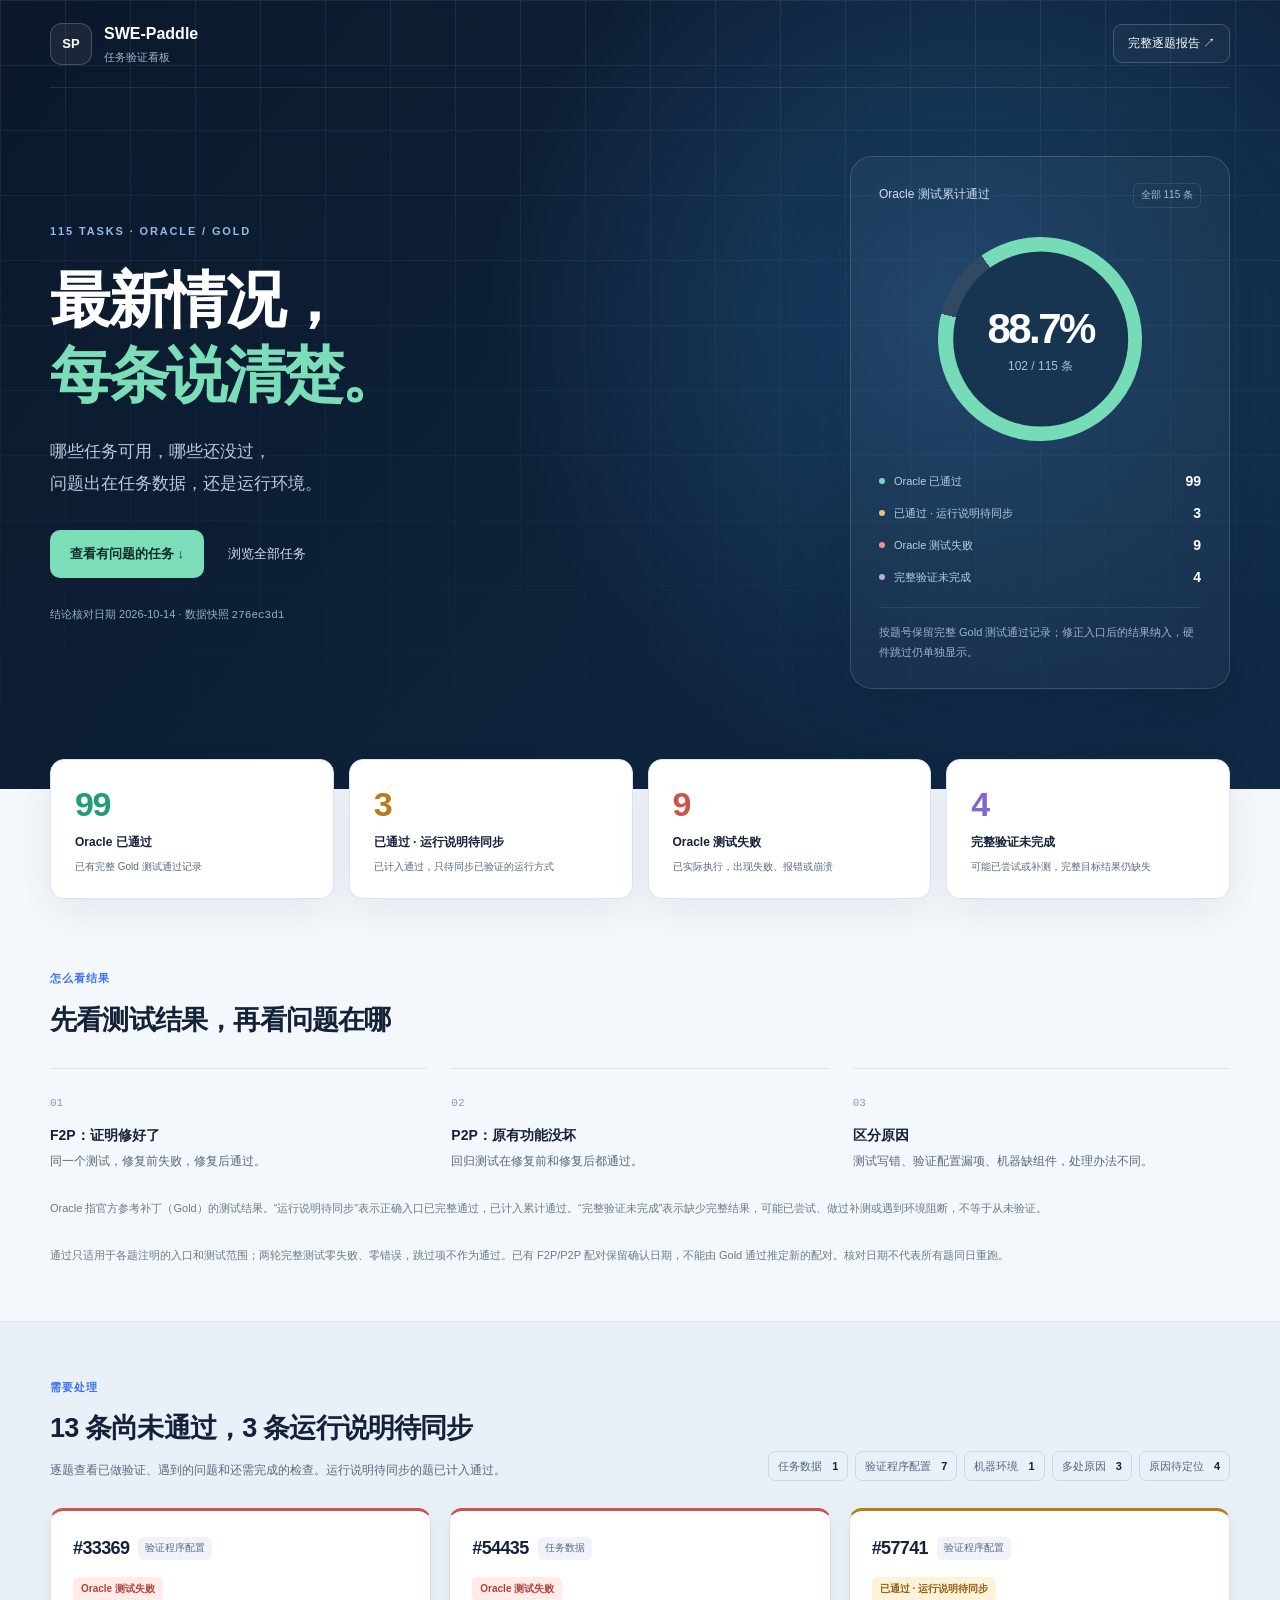
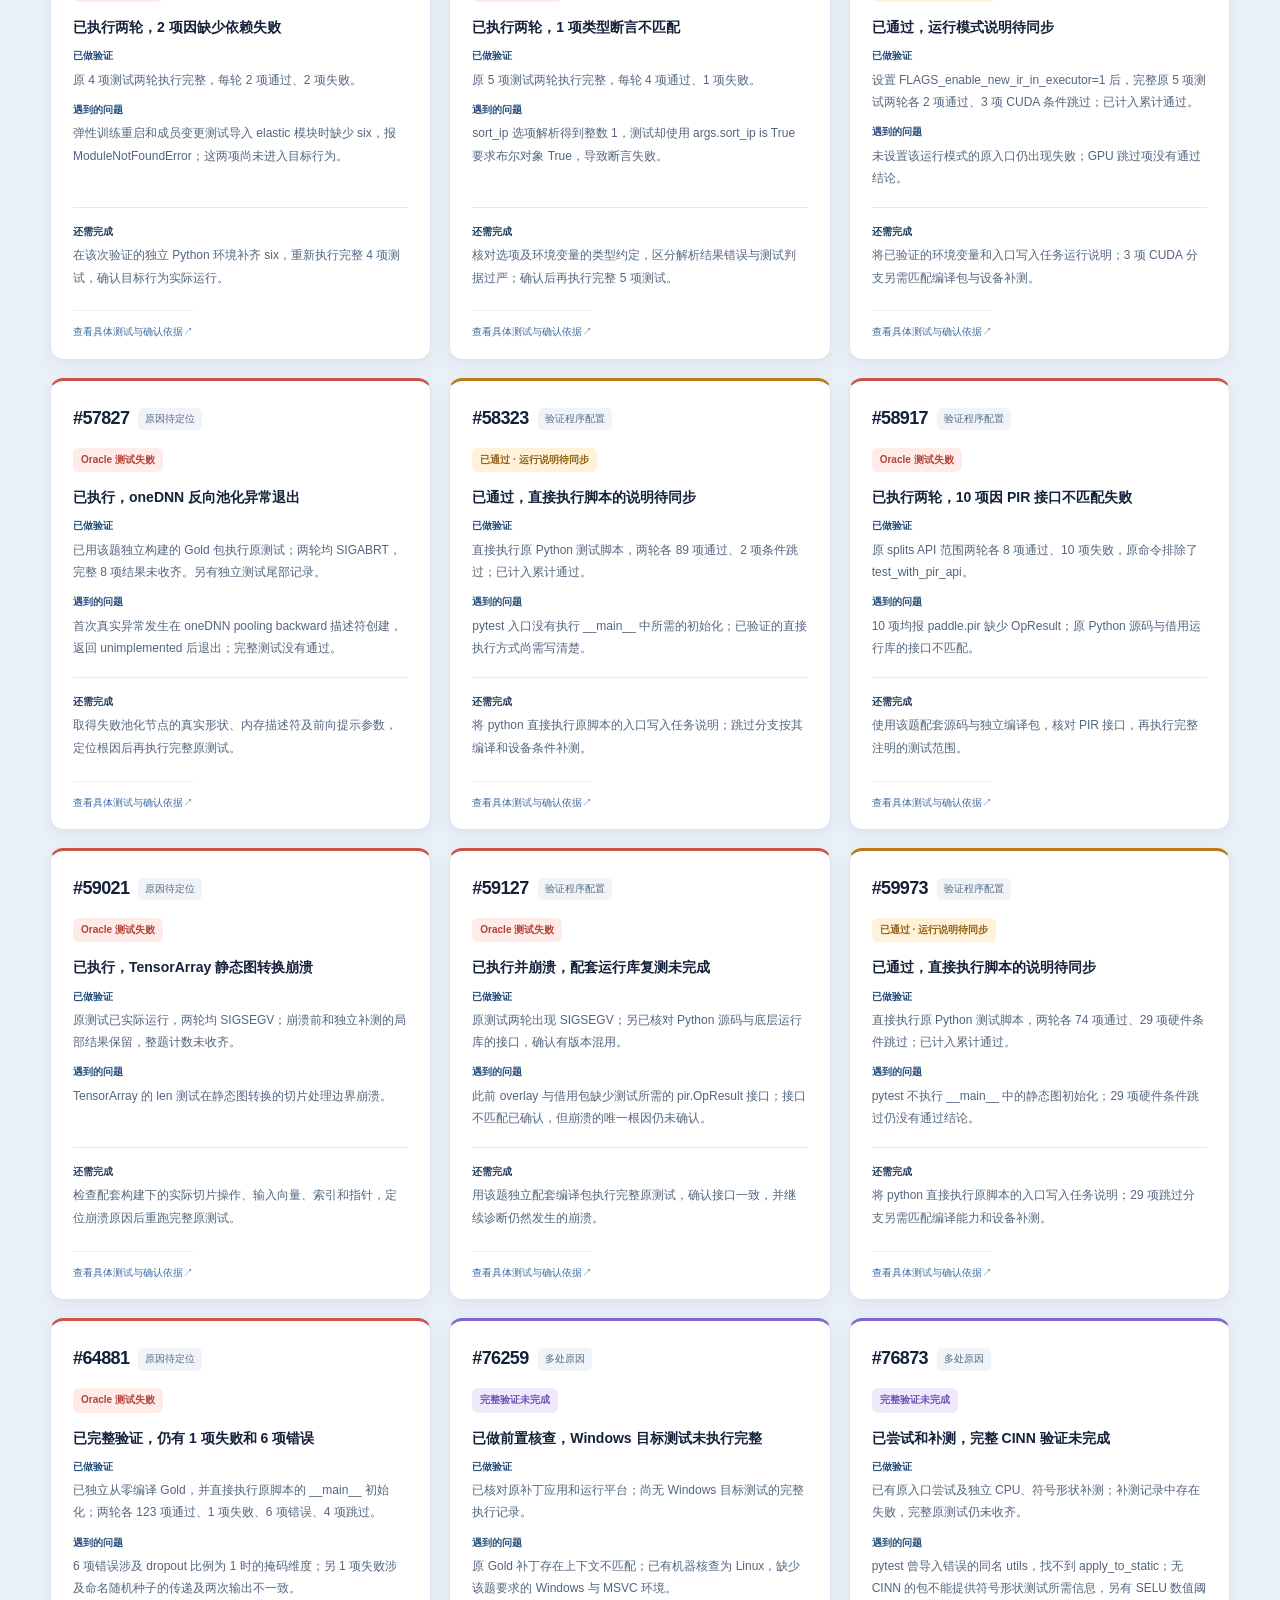
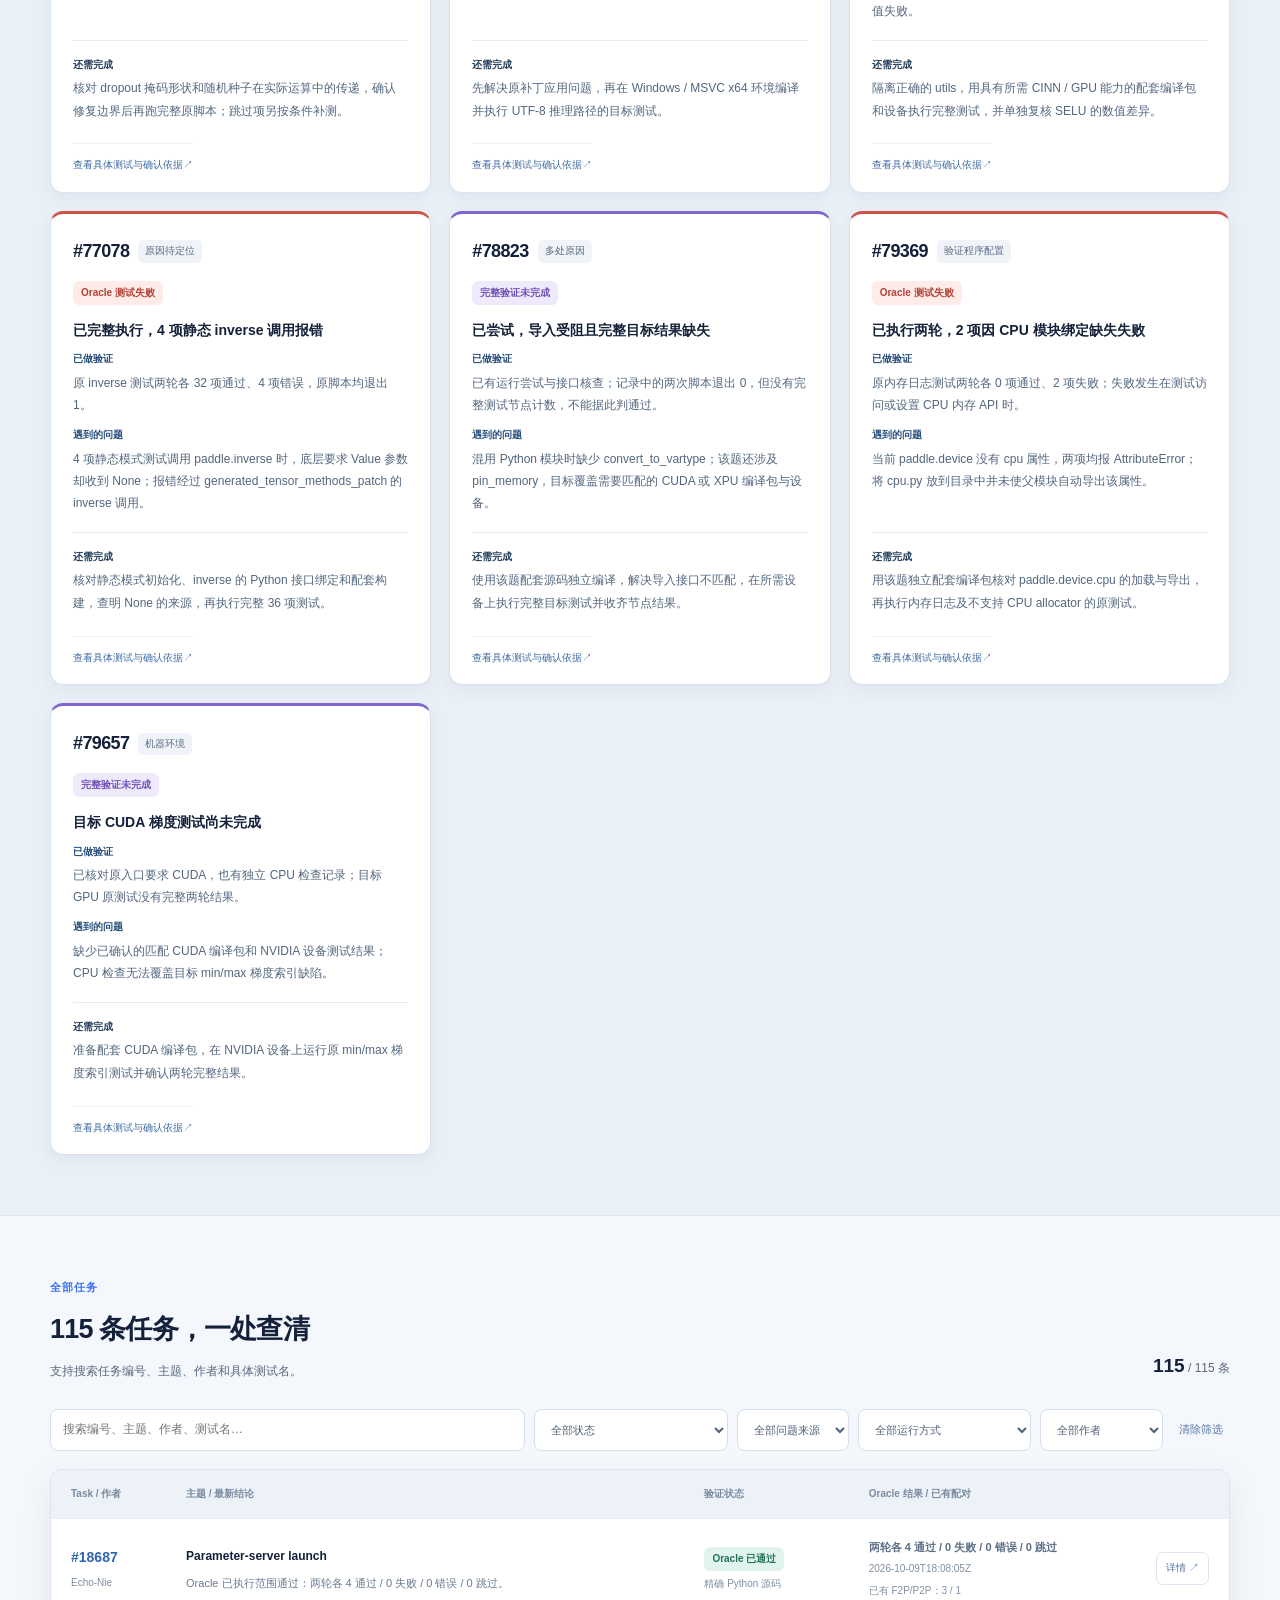
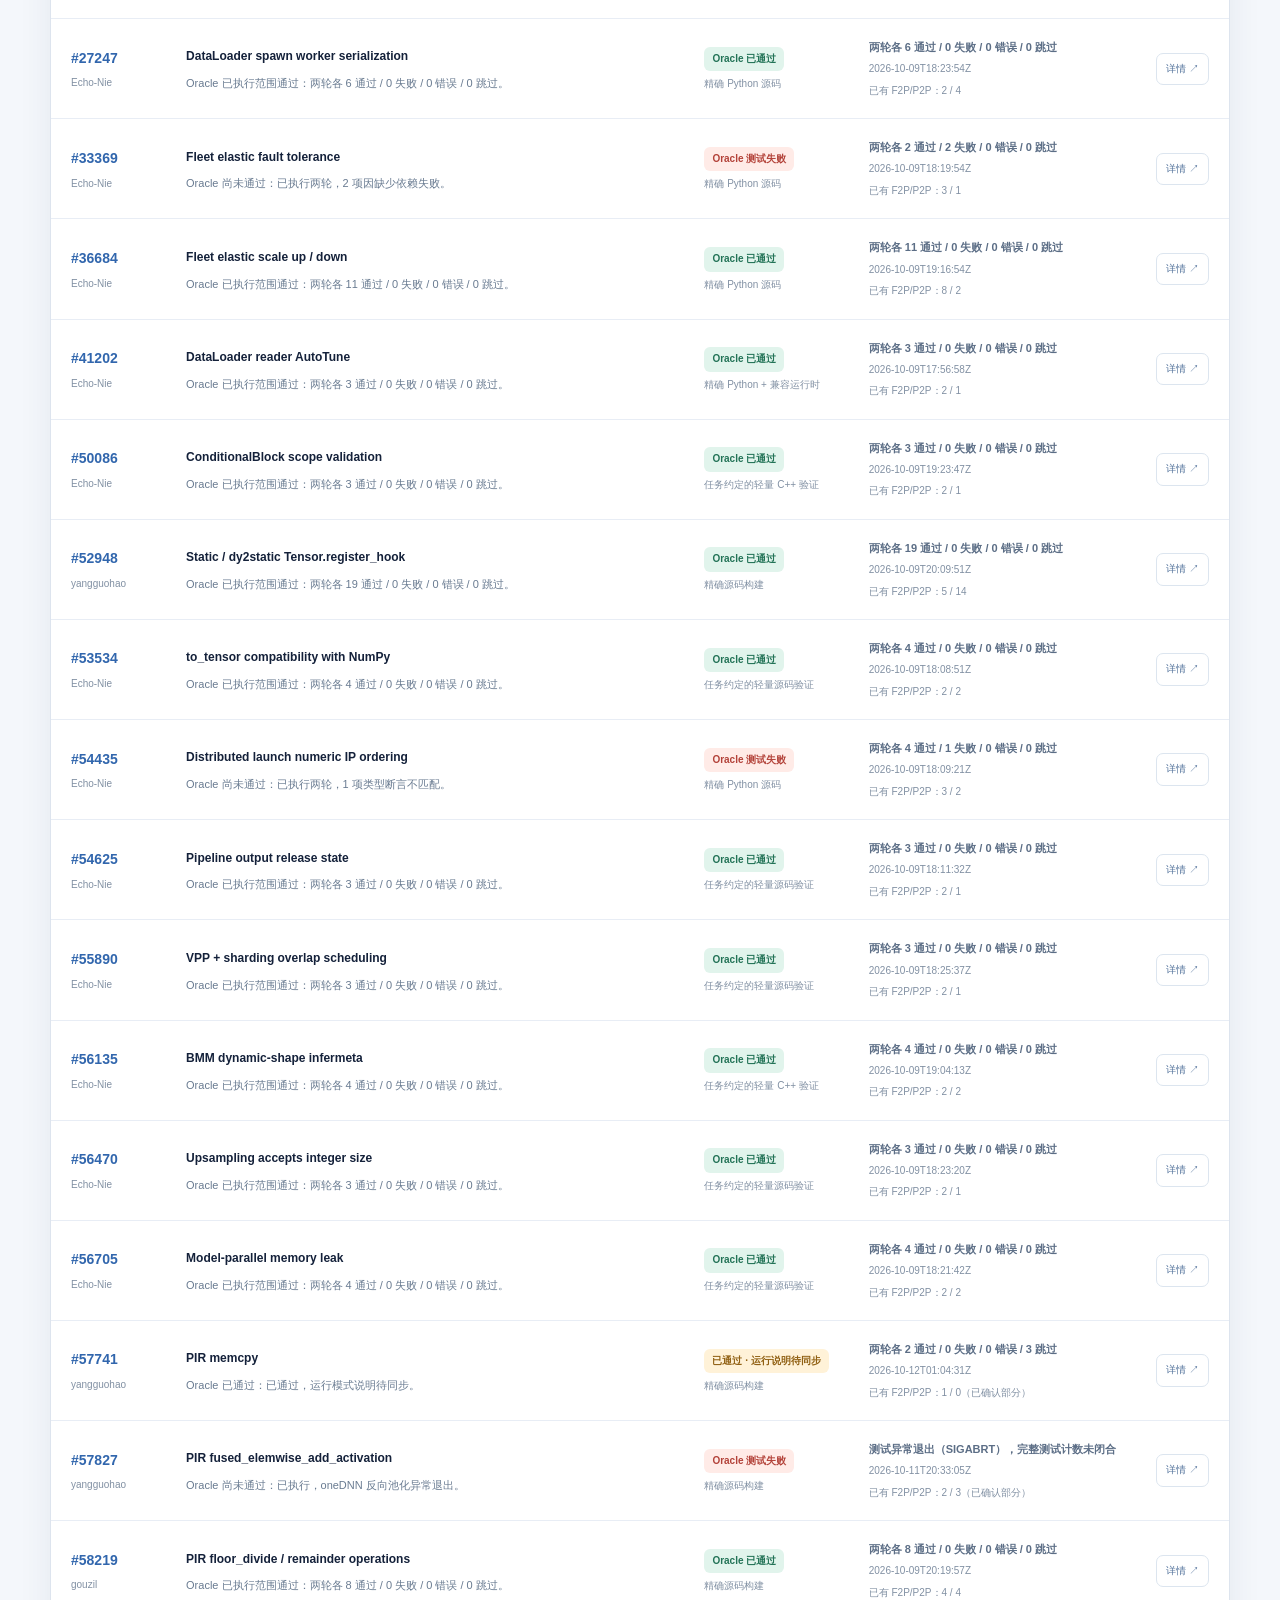
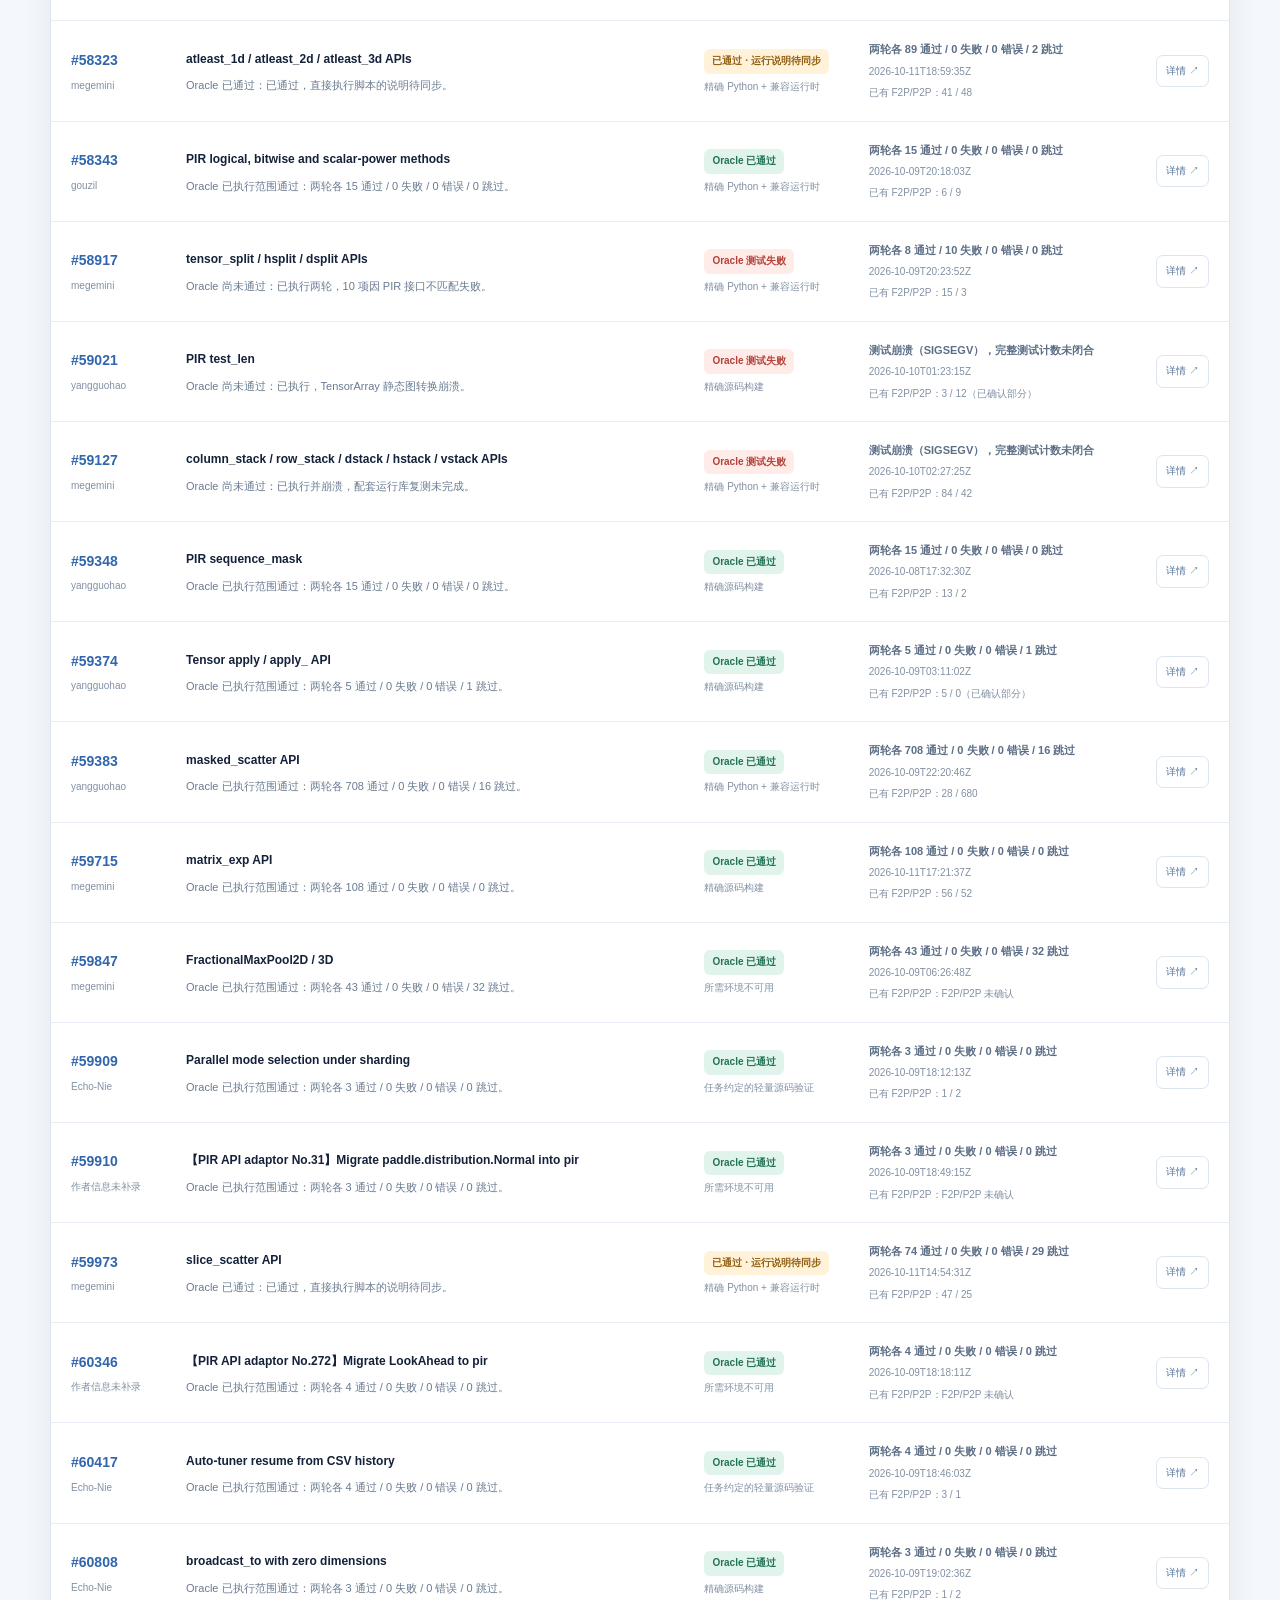
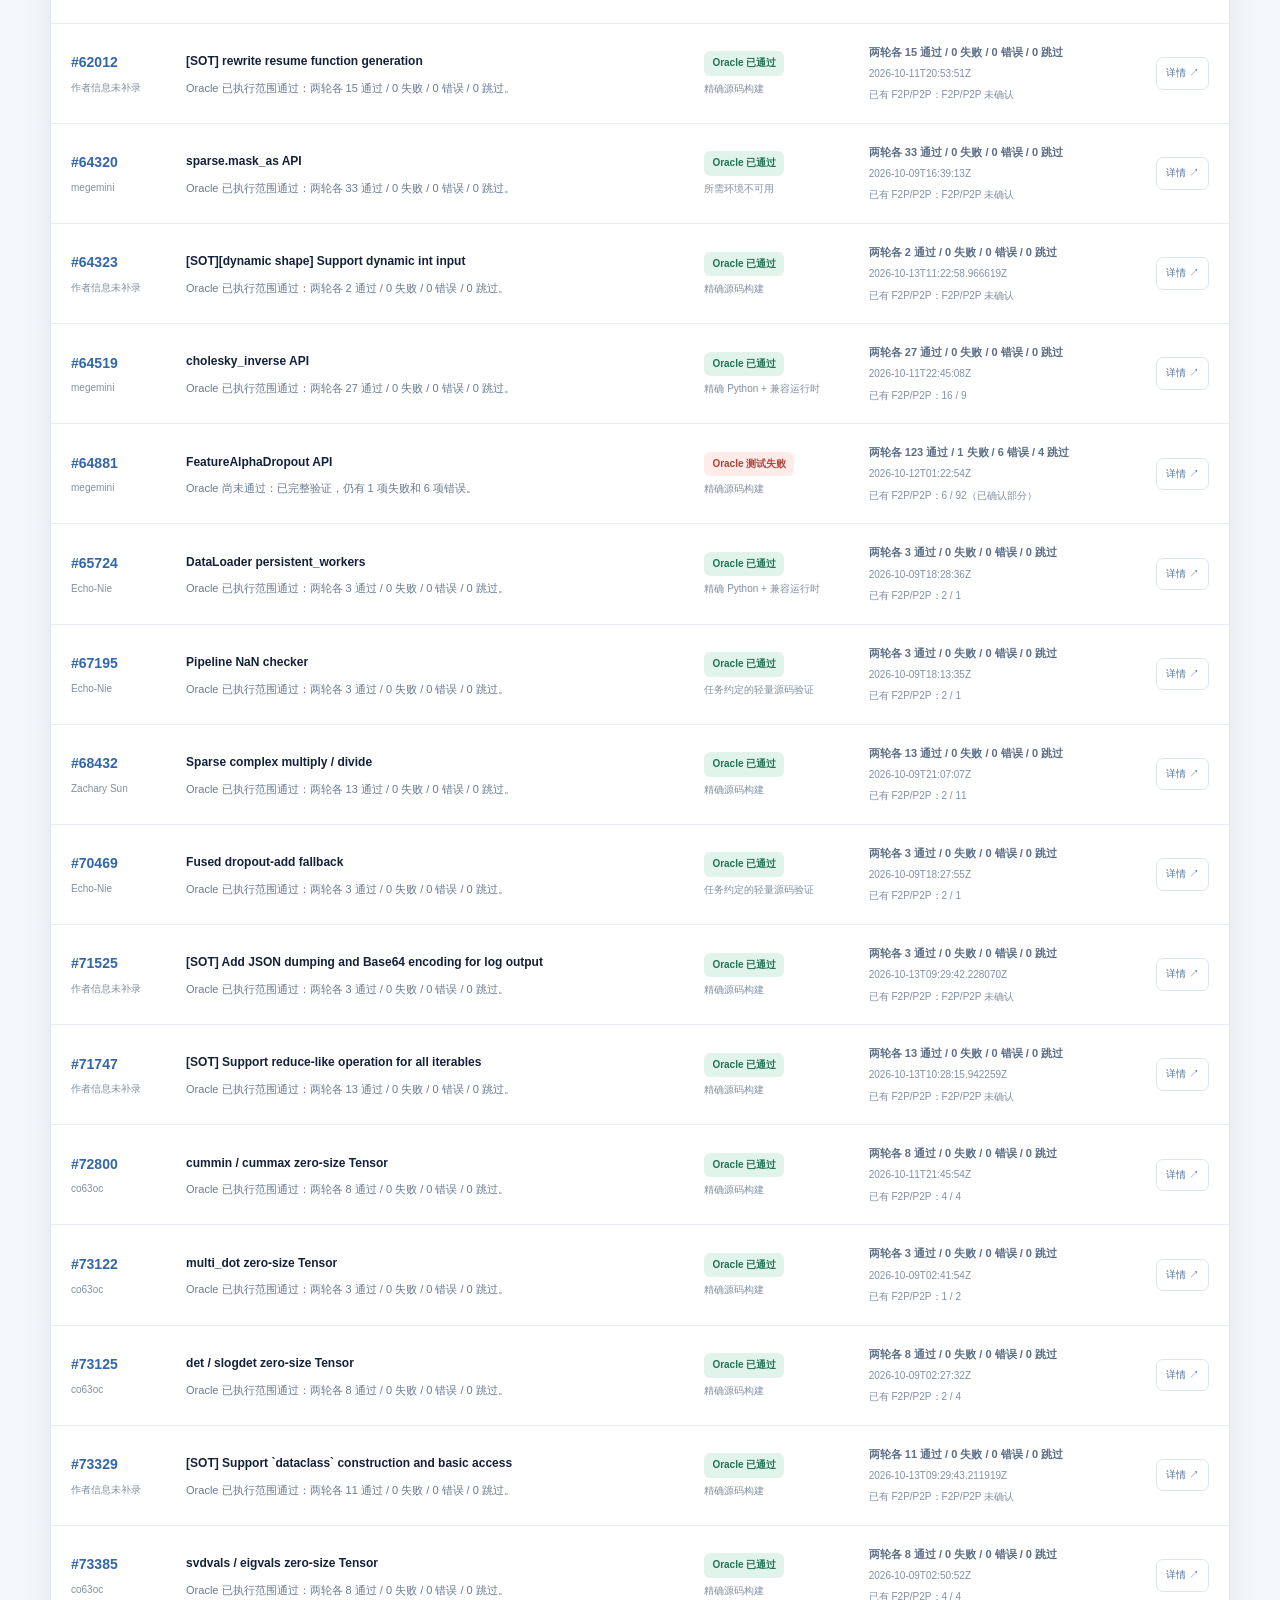
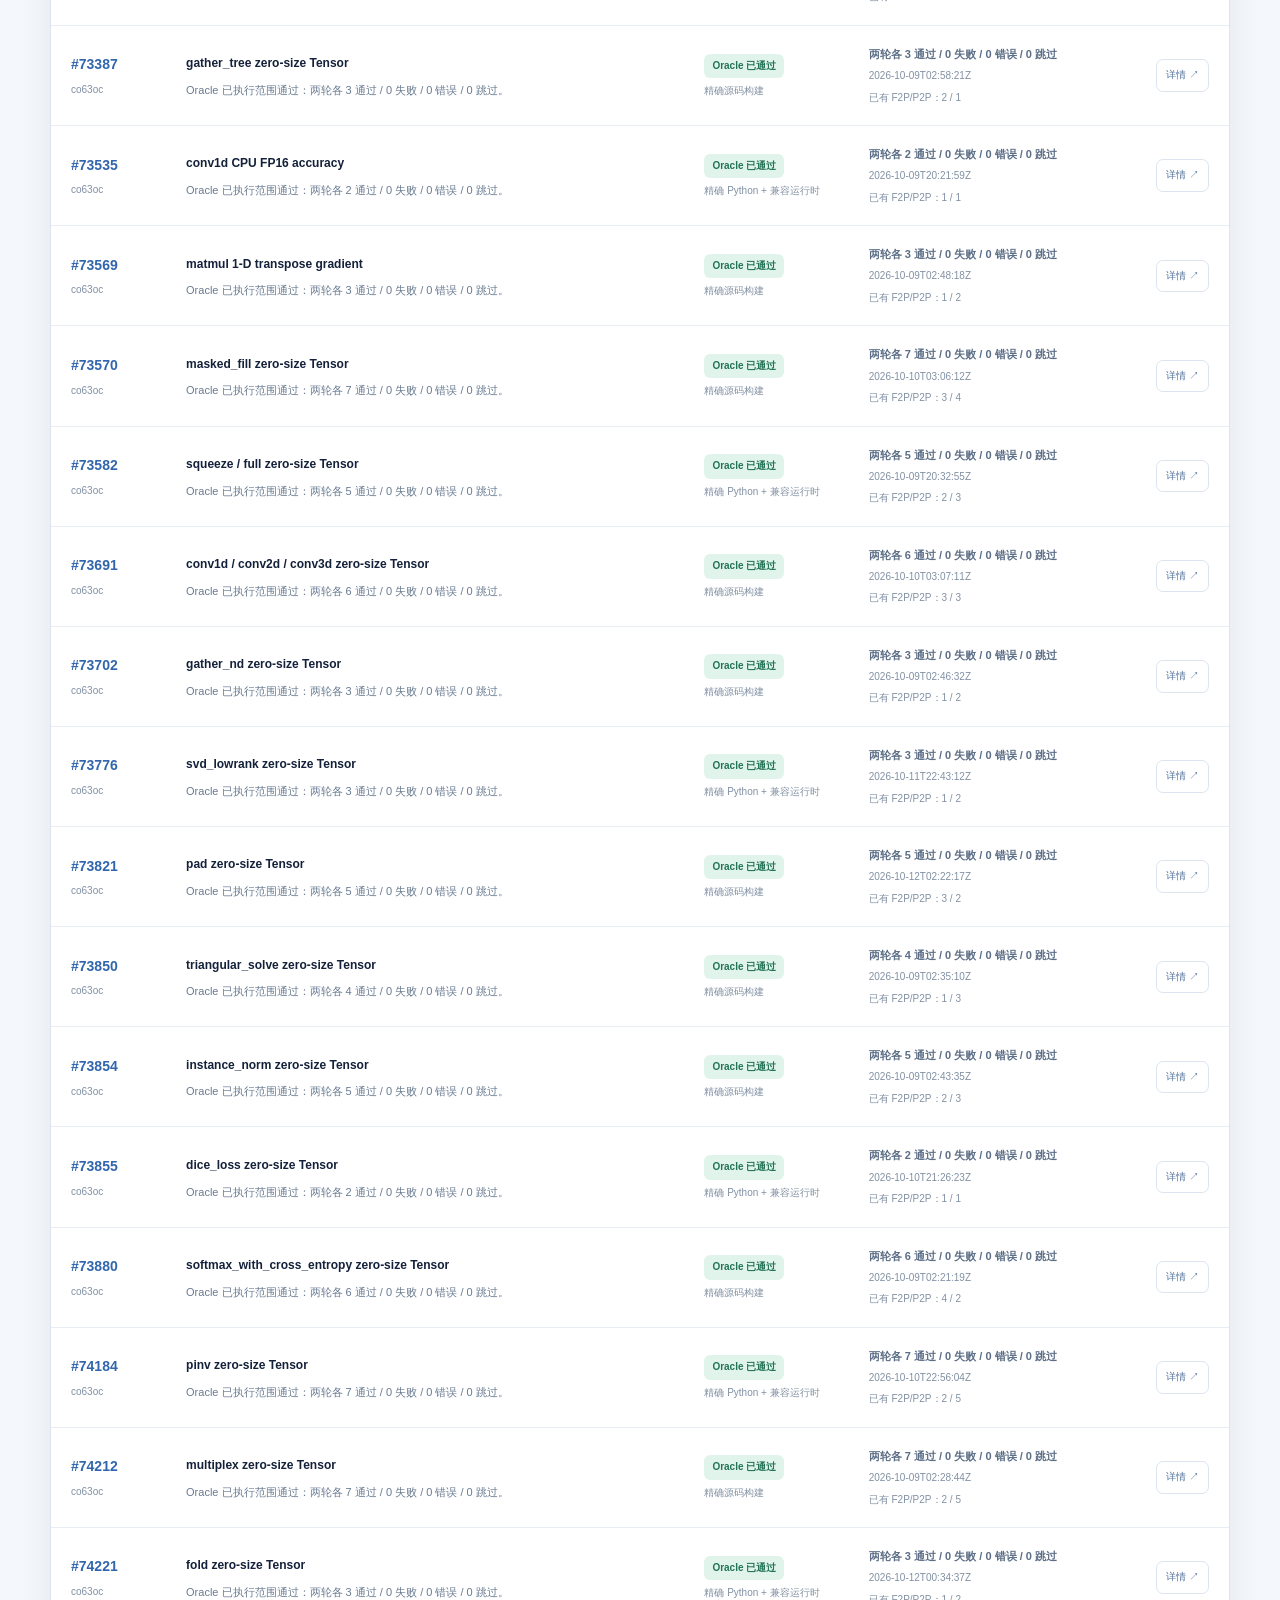
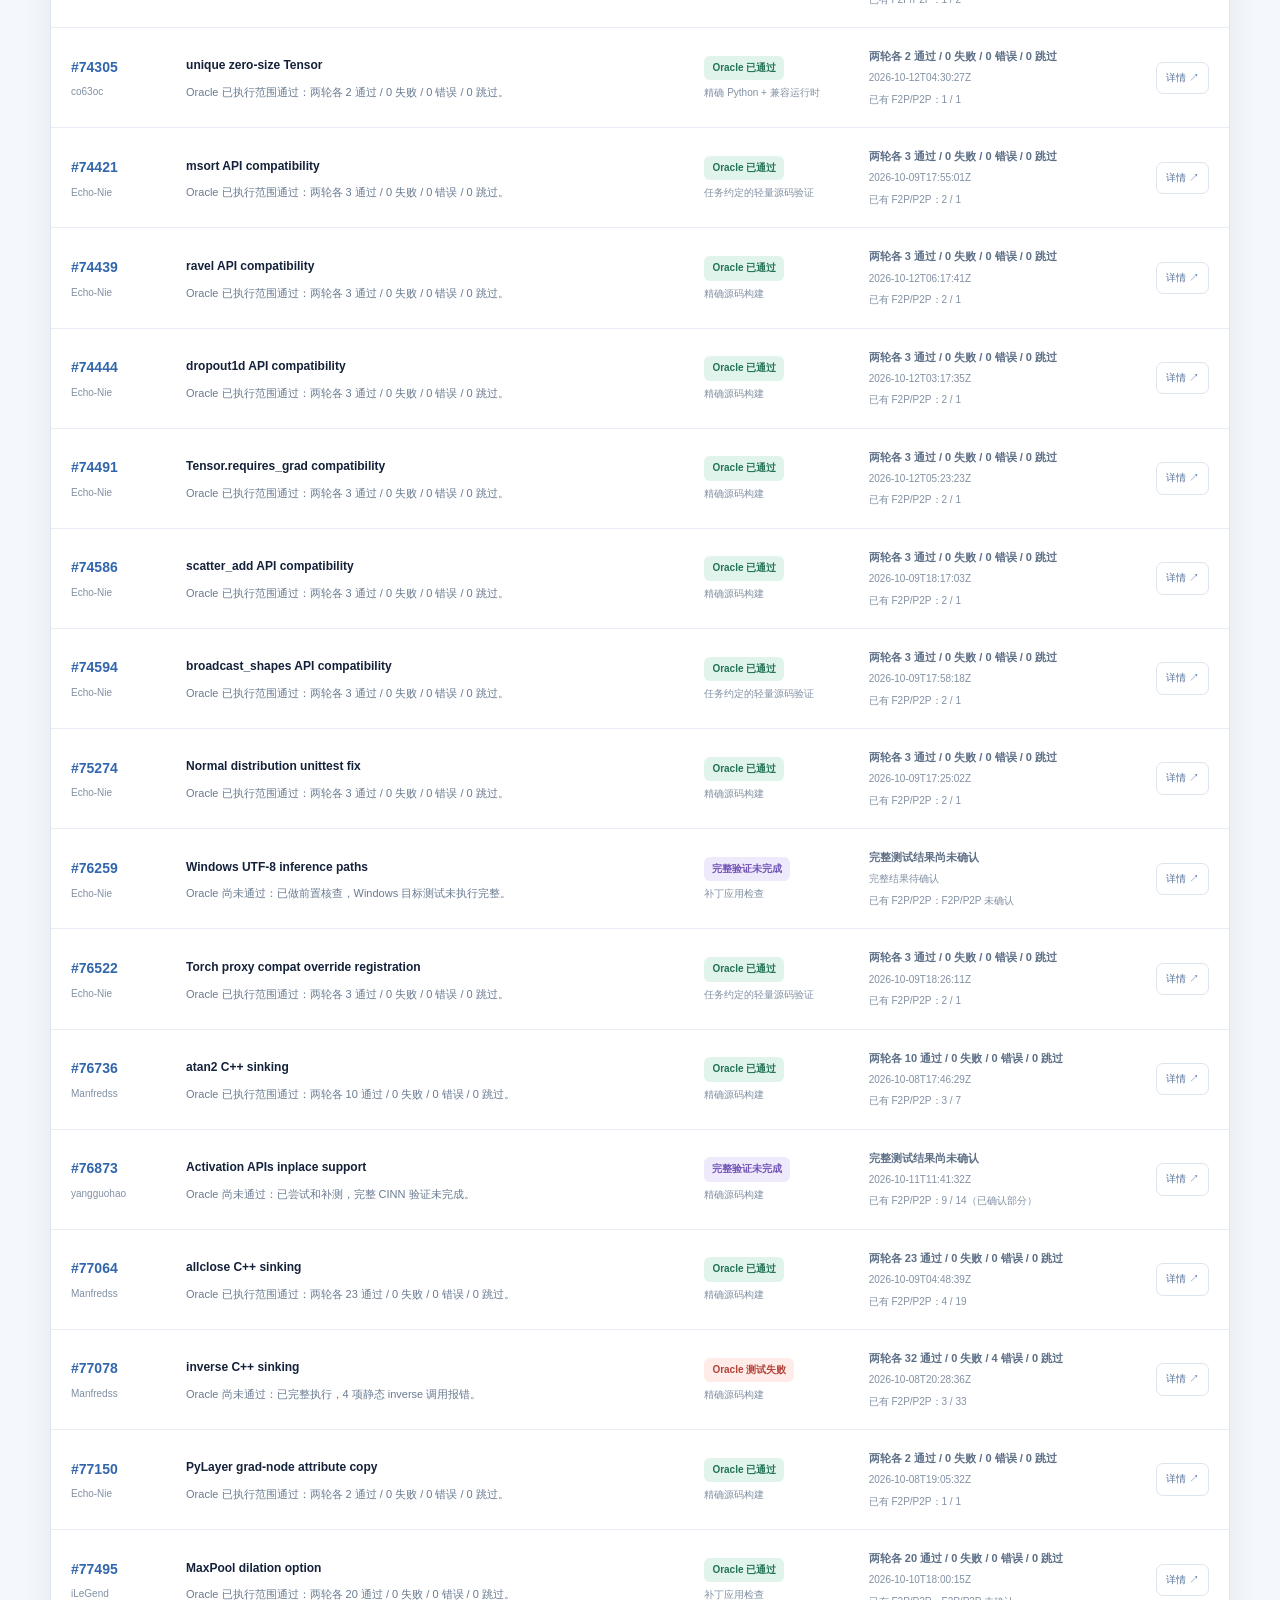
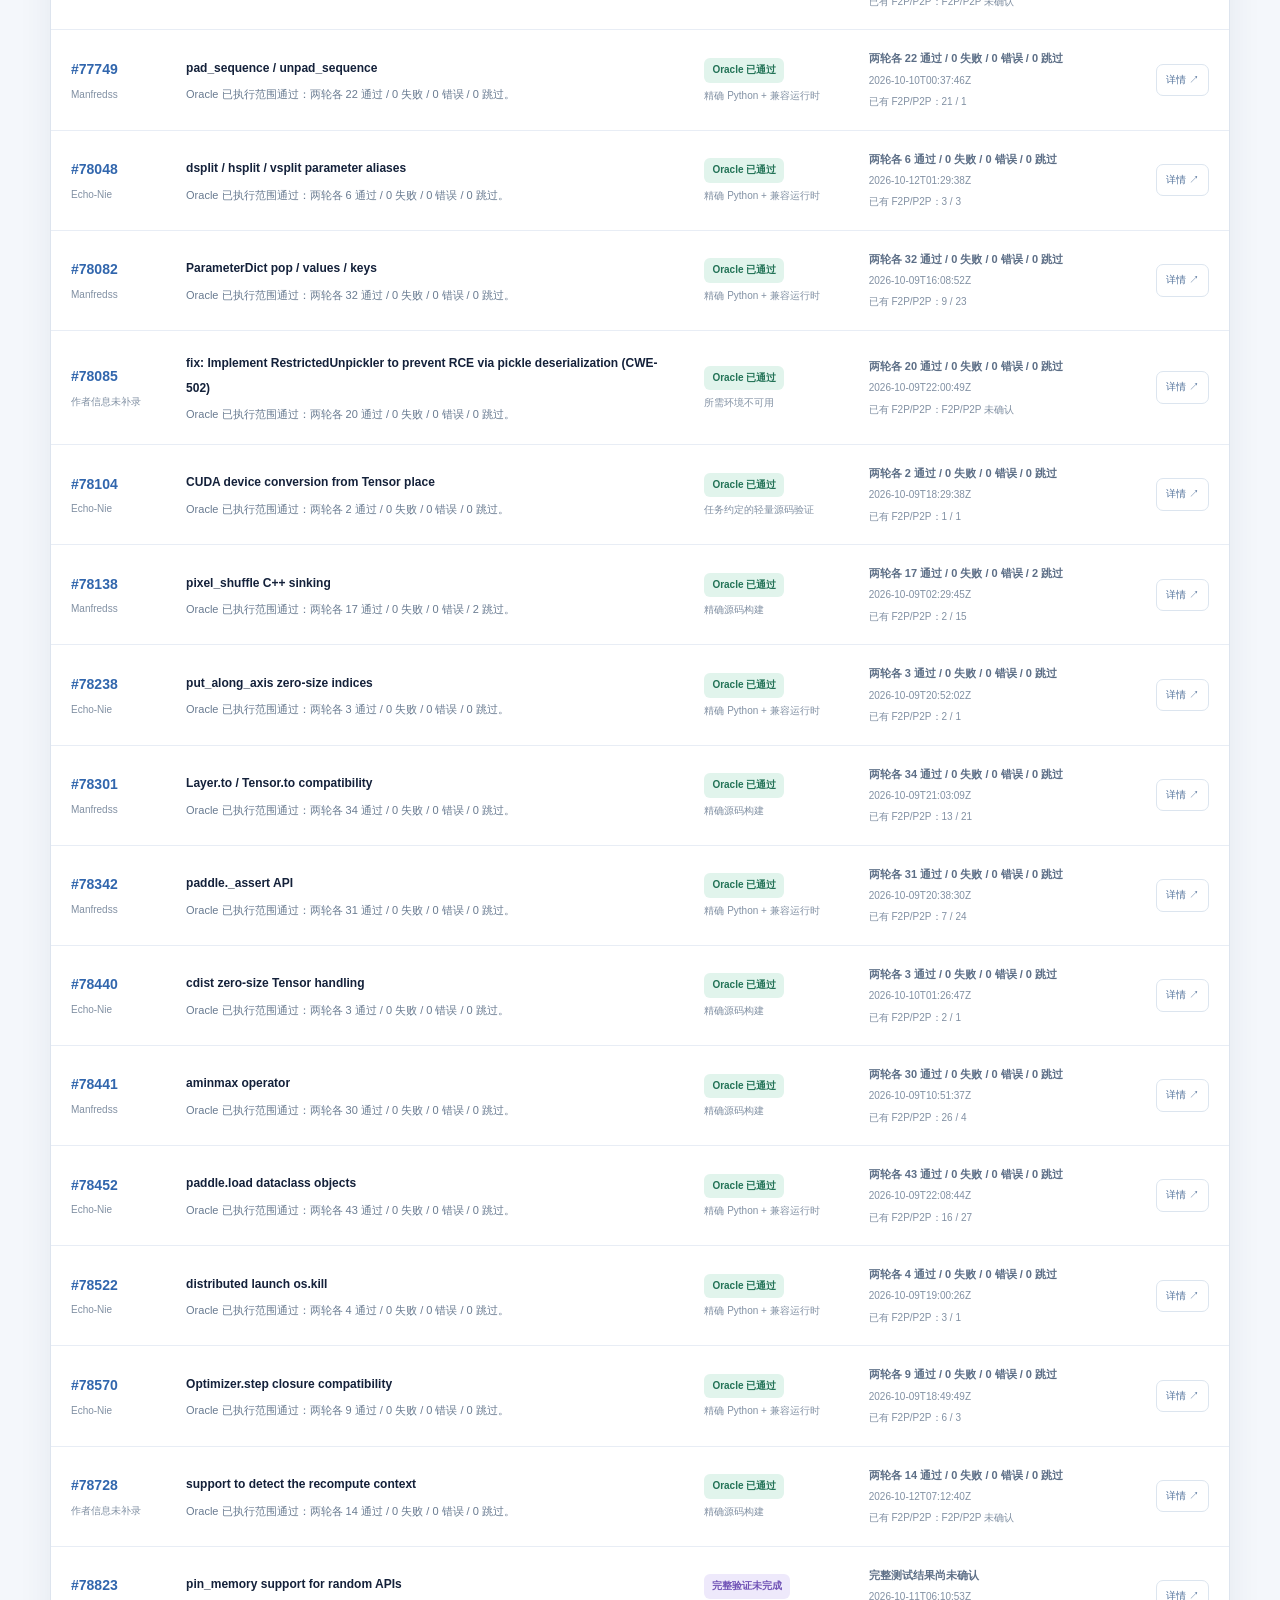
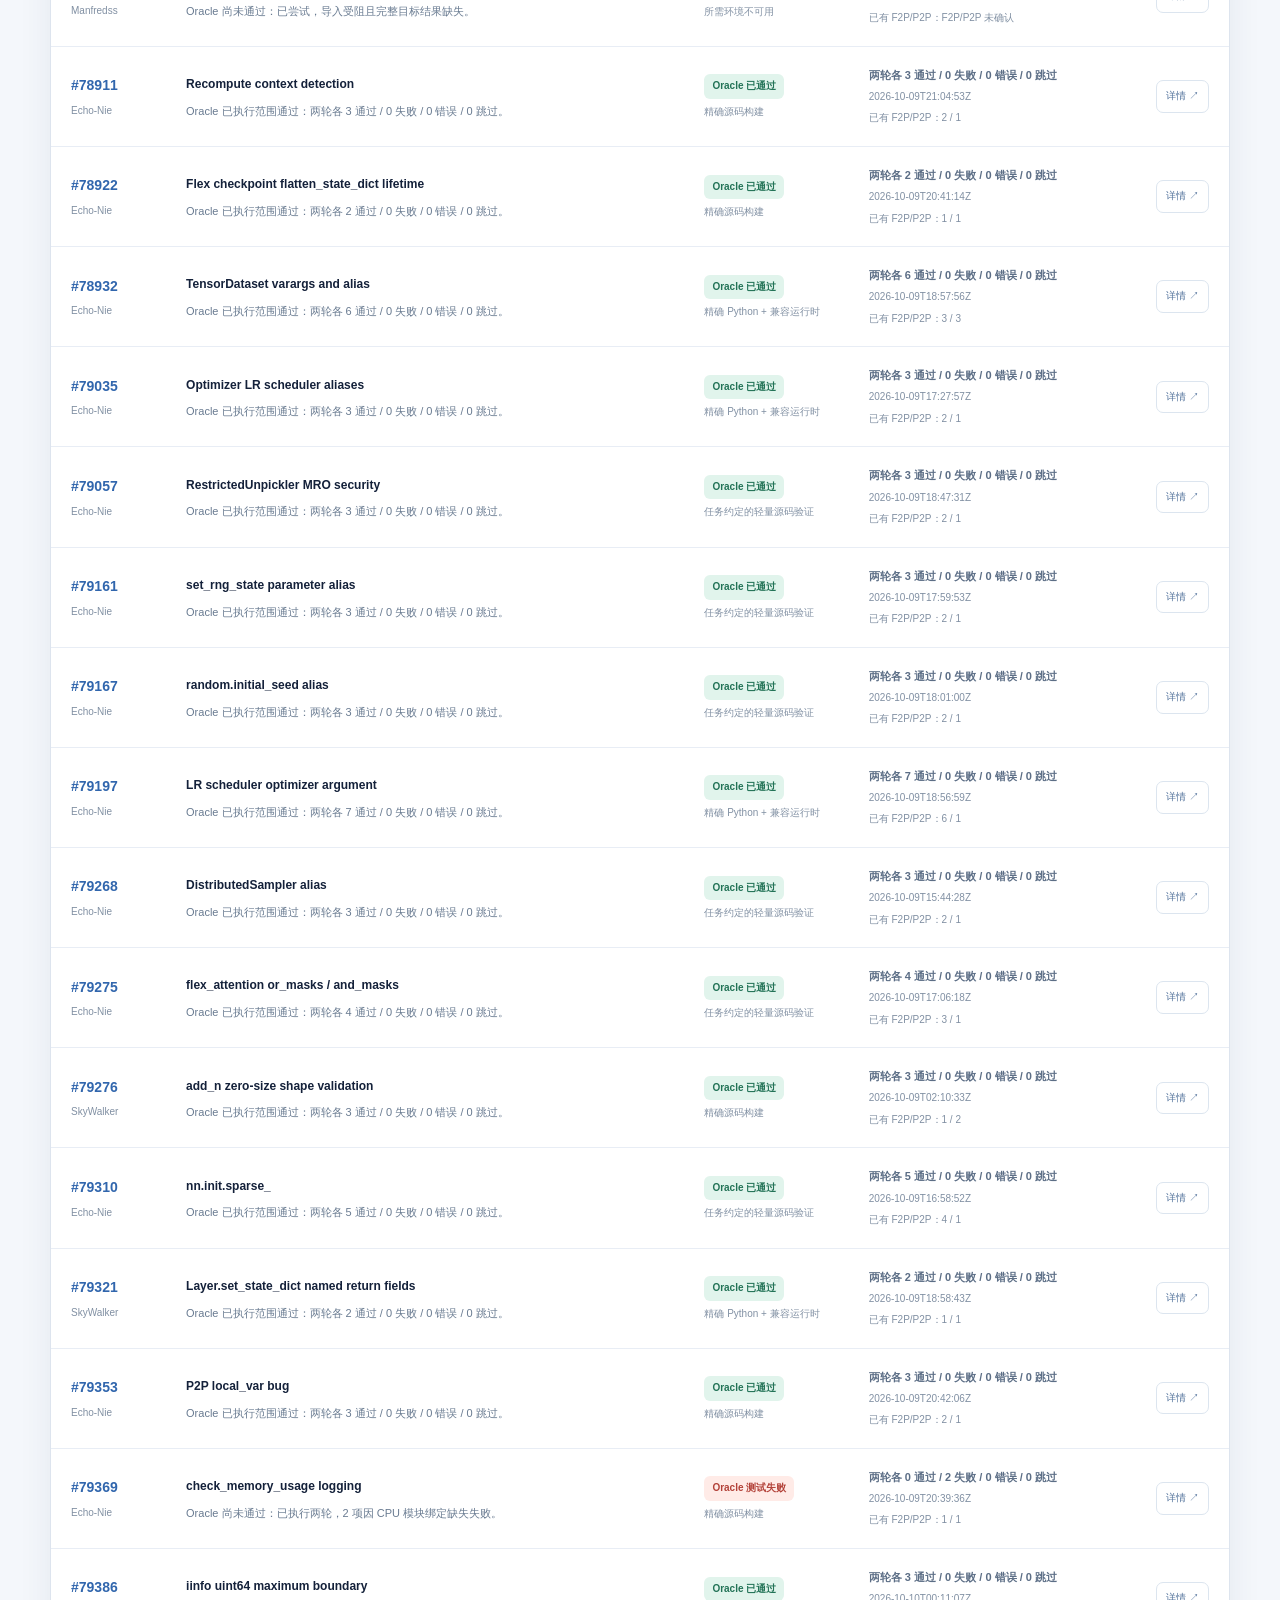
<file: docs/index.html>
<!doctype html>
<html lang="zh-CN">
<head>
  <meta charset="utf-8" />
  <meta name="viewport" content="width=device-width, initial-scale=1" />
  <meta name="description" content="SWE-Paddle 115 条任务的实际 Oracle 验证结果、跳过项、失败原因和已有 F2P/P2P 配对。" />
  <meta name="theme-color" content="#10213a" />
  <title>SWE-Paddle · 最新验证情况</title>
  <link rel="icon" href="data:image/svg+xml,%3Csvg xmlns='http://www.w3.org/2000/svg' viewBox='0 0 32 32'%3E%3Crect width='32' height='32' rx='8' fill='%2310213a'/%3E%3Ctext x='16' y='21' text-anchor='middle' font-family='sans-serif' font-weight='700' font-size='14' fill='white'%3ESP%3C/text%3E%3C/svg%3E" />
  <link rel="stylesheet" href="assets/styles.css?v=edf9533ec348" />
</head>
<body>
  <a class="skip-link" href="#main">跳到主要内容</a>
  <header class="hero" id="top">
    <nav class="topbar shell" aria-label="主导航">
      <a class="brand" href="#top"><span class="brand-mark">SP</span><span><strong>SWE-Paddle</strong><small>任务验证看板</small></span></a>
      <a class="ghost-button" href="latest-report.md">完整逐题报告 ↗</a>
    </nav>
    <div class="hero-content shell">
      <div>
        <p class="eyebrow">115 TASKS · ORACLE / GOLD</p>
        <h1>最新情况，<br /><strong>每条说清楚。</strong></h1>
        <p class="hero-lead">哪些任务可用，哪些还没过，<br />问题出在任务数据，还是运行环境。</p>
        <div class="hero-buttons"><a class="primary-button" href="#issues">查看有问题的任务 ↓</a><a class="text-button" href="#all-tasks">浏览全部任务</a></div>
        <p class="updated-line">结论核对日期 <time id="updated-at">—</time> · 数据快照 <code id="snapshot-short">—</code></p>
      </div>
      <aside class="readiness-card" aria-label="当前验证结果">
        <div class="readiness-head"><span>Oracle 测试累计通过</span><span class="trend-chip">全部 115 条</span></div>
        <div class="progress-ring" id="progress-ring" role="img"><div class="progress-center"><strong id="pass-rate">—</strong><span id="core-count">—</span></div></div>
        <div class="readiness-numbers" id="hero-numbers"></div>
        <p class="readiness-note">按题号保留完整 Gold 测试通过记录；修正入口后的结果纳入，硬件跳过仍单独显示。</p>
      </aside>
    </div>
  </header>
  <main id="main">
    <section class="metrics-section shell" id="metrics" aria-label="任务数量"></section>
    <section class="criterion-section shell" aria-labelledby="criterion-title">
      <div><span class="section-kicker">怎么看结果</span><h2 id="criterion-title">先看测试结果，再看问题在哪</h2></div>
      <div class="criterion-grid">
        <div><span class="step-index">01</span><h3>F2P：证明修好了</h3><p>同一个测试，修复前失败，修复后通过。</p></div>
        <div><span class="step-index">02</span><h3>P2P：原有功能没坏</h3><p>回归测试在修复前和修复后都通过。</p></div>
        <div><span class="step-index">03</span><h3>区分原因</h3><p>测试写错、验证配置漏项、机器缺组件，处理办法不同。</p></div>
      </div>
      <p class="scope-note">Oracle 指官方参考补丁（Gold）的测试结果。“运行说明待同步”表示正确入口已完整通过，已计入累计通过。“完整验证未完成”表示缺少完整结果，可能已尝试、做过补测或遇到环境阻断，不等于从未验证。</p>
      <p class="scope-note">通过只适用于各题注明的入口和测试范围；两轮完整测试零失败、零错误，跳过项不作为通过。已有 F2P/P2P 配对保留确认日期，不能由 Gold 通过推定新的配对。核对日期不代表所有题同日重跑。</p>
    </section>
    <section class="issues-section" id="issues" aria-labelledby="issues-title">
      <div class="shell">
        <div class="section-heading"><div><span class="section-kicker">需要处理</span><h2 id="issues-title">验证进展与待处理事项</h2><p id="issues-description">逐题说明已做验证、遇到的问题和还需完成的检查。</p></div><div id="cause-summary" class="category-summary"></div></div>
        <div id="issue-grid" class="issue-grid"></div>
      </div>
    </section>
    <section class="all-section shell" id="all-tasks" aria-labelledby="all-title">
      <div class="section-heading"><div><span class="section-kicker">全部任务</span><h2 id="all-title">115 条任务，一处查清</h2><p>支持搜索任务编号、主题、作者和具体测试名。</p></div><p class="result-count" aria-live="polite"><strong id="visible-count">115</strong> / 115 条</p></div>
      <div class="filter-bar" aria-label="任务筛选器">
        <label class="search-field"><span class="sr-only">搜索任务</span><input id="search-input" type="search" placeholder="搜索编号、主题、作者、测试名…" autocomplete="off" /></label>
        <label><span class="sr-only">验证状态</span><select id="status-filter"><option value="all">全部状态</option></select></label>
        <label><span class="sr-only">问题来源</span><select id="cause-filter"><option value="all">全部问题来源</option></select></label>
        <label><span class="sr-only">运行方式</span><select id="evidence-filter"><option value="all">全部运行方式</option></select></label>
        <label><span class="sr-only">样本作者</span><select id="author-filter"><option value="all">全部作者</option></select></label>
        <button class="clear-button" id="clear-filters" type="button">清除筛选</button>
      </div>
      <div class="table-wrap"><table class="inventory-table"><thead><tr><th>Task / 作者</th><th>主题 / 最新结论</th><th>验证状态</th><th>Oracle 结果 / 已有配对</th><th><span class="sr-only">详情</span></th></tr></thead><tbody id="task-table-body"></tbody></table><div id="empty-state" class="empty-state" hidden>没有匹配的任务，请调整筛选条件。</div></div>
    </section>
  </main>
  <footer><div class="shell footer-inner"><div><strong>SWE-Paddle · 最新验证情况</strong><p>115 条任务逐题记录；跳过和未完成项单独显示。</p></div><div class="footer-links"><a href="#criterion-title">判定说明</a><a href="latest-report.md">逐题报告</a><a href="https://github.com/PaddlePaddle/community/tree/276ec3d1a779c3feac8a3aaa67faefd55c8f5a3e/swe-paddle/tasks" target="_blank" rel="noreferrer">任务数据源 ↗</a></div></div></footer>
  <dialog class="task-dialog" id="task-dialog" aria-labelledby="dialog-title"><div class="dialog-shell"><button class="dialog-close" type="button" aria-label="关闭详情">×</button><div id="dialog-content"></div></div></dialog>
  <noscript><p class="shell">查看交互看板需要启用 JavaScript，也可阅读<a href="latest-report.md">完整逐题报告</a>。</p></noscript>
  <script src="assets/latest-data.js?v=acd3a11c663d"></script>
  <script src="assets/app.js?v=8b80e4256372"></script>
</body>
</html>
</file>
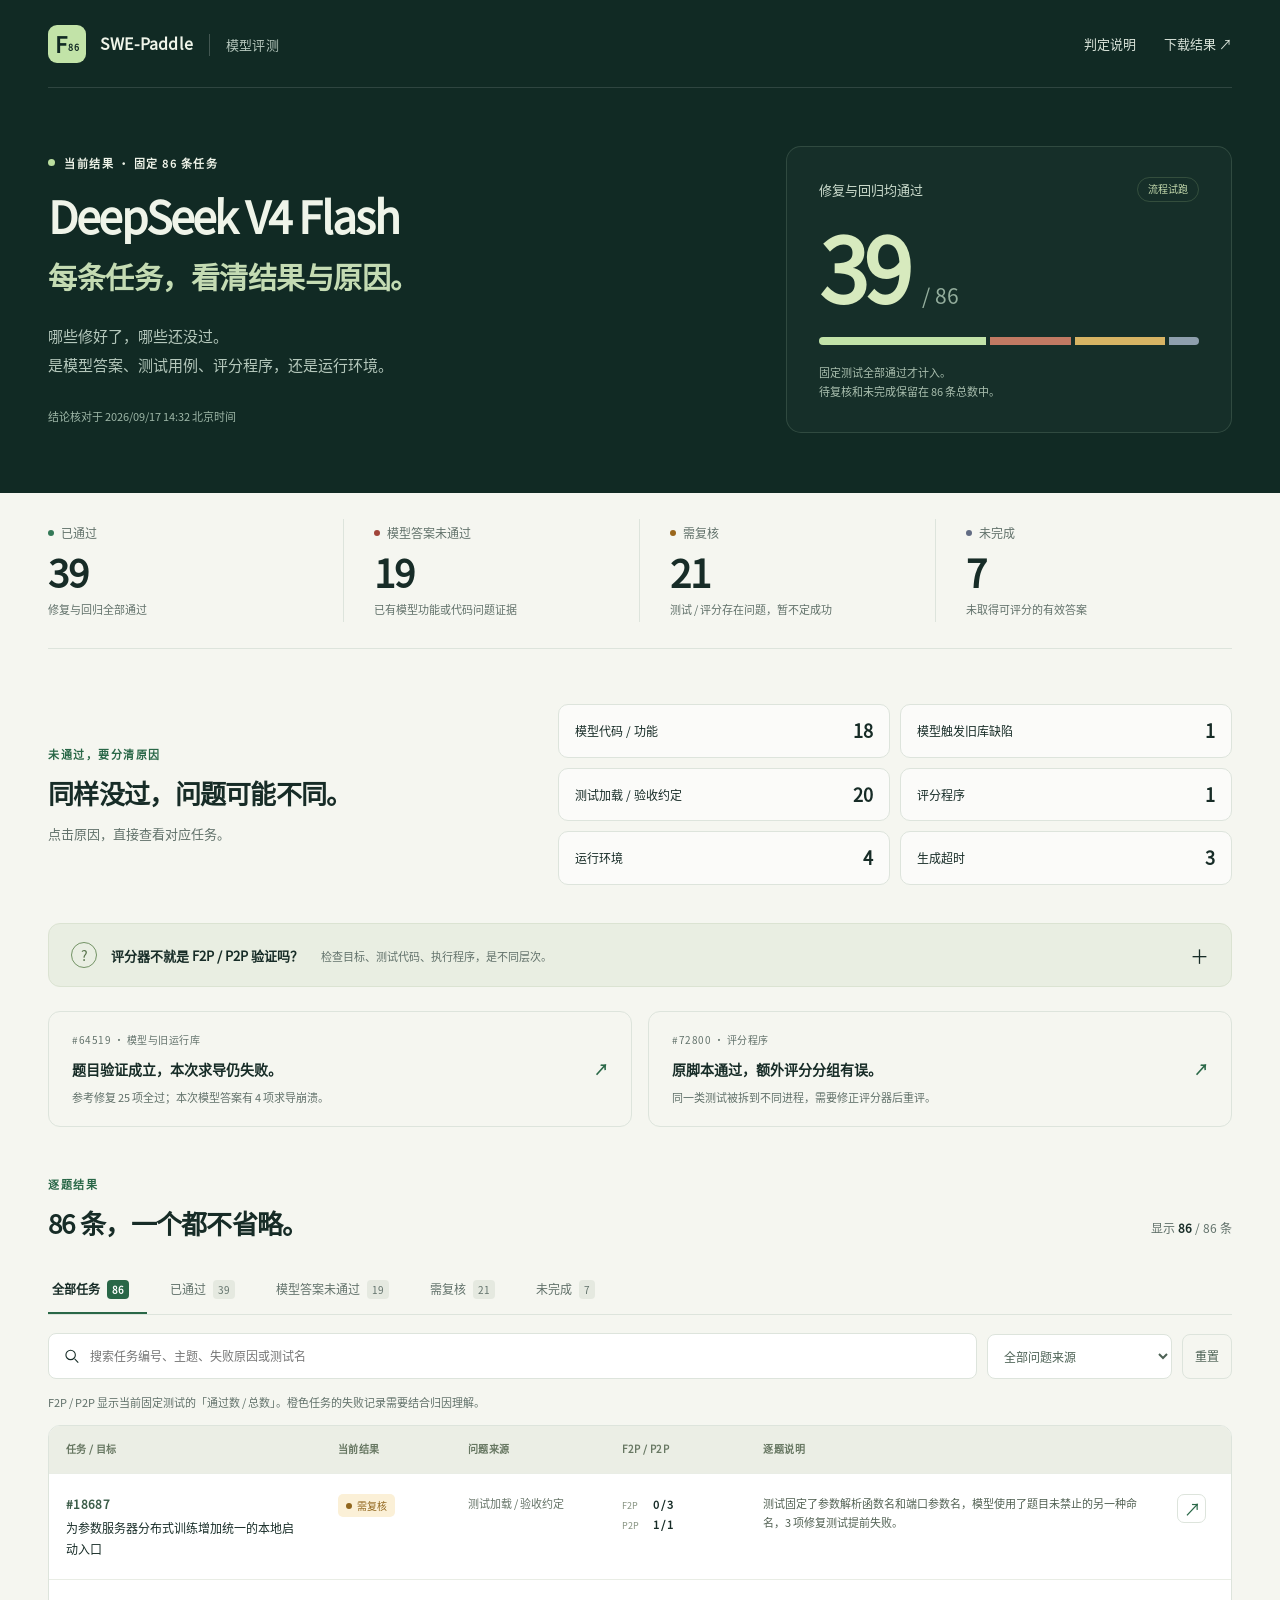
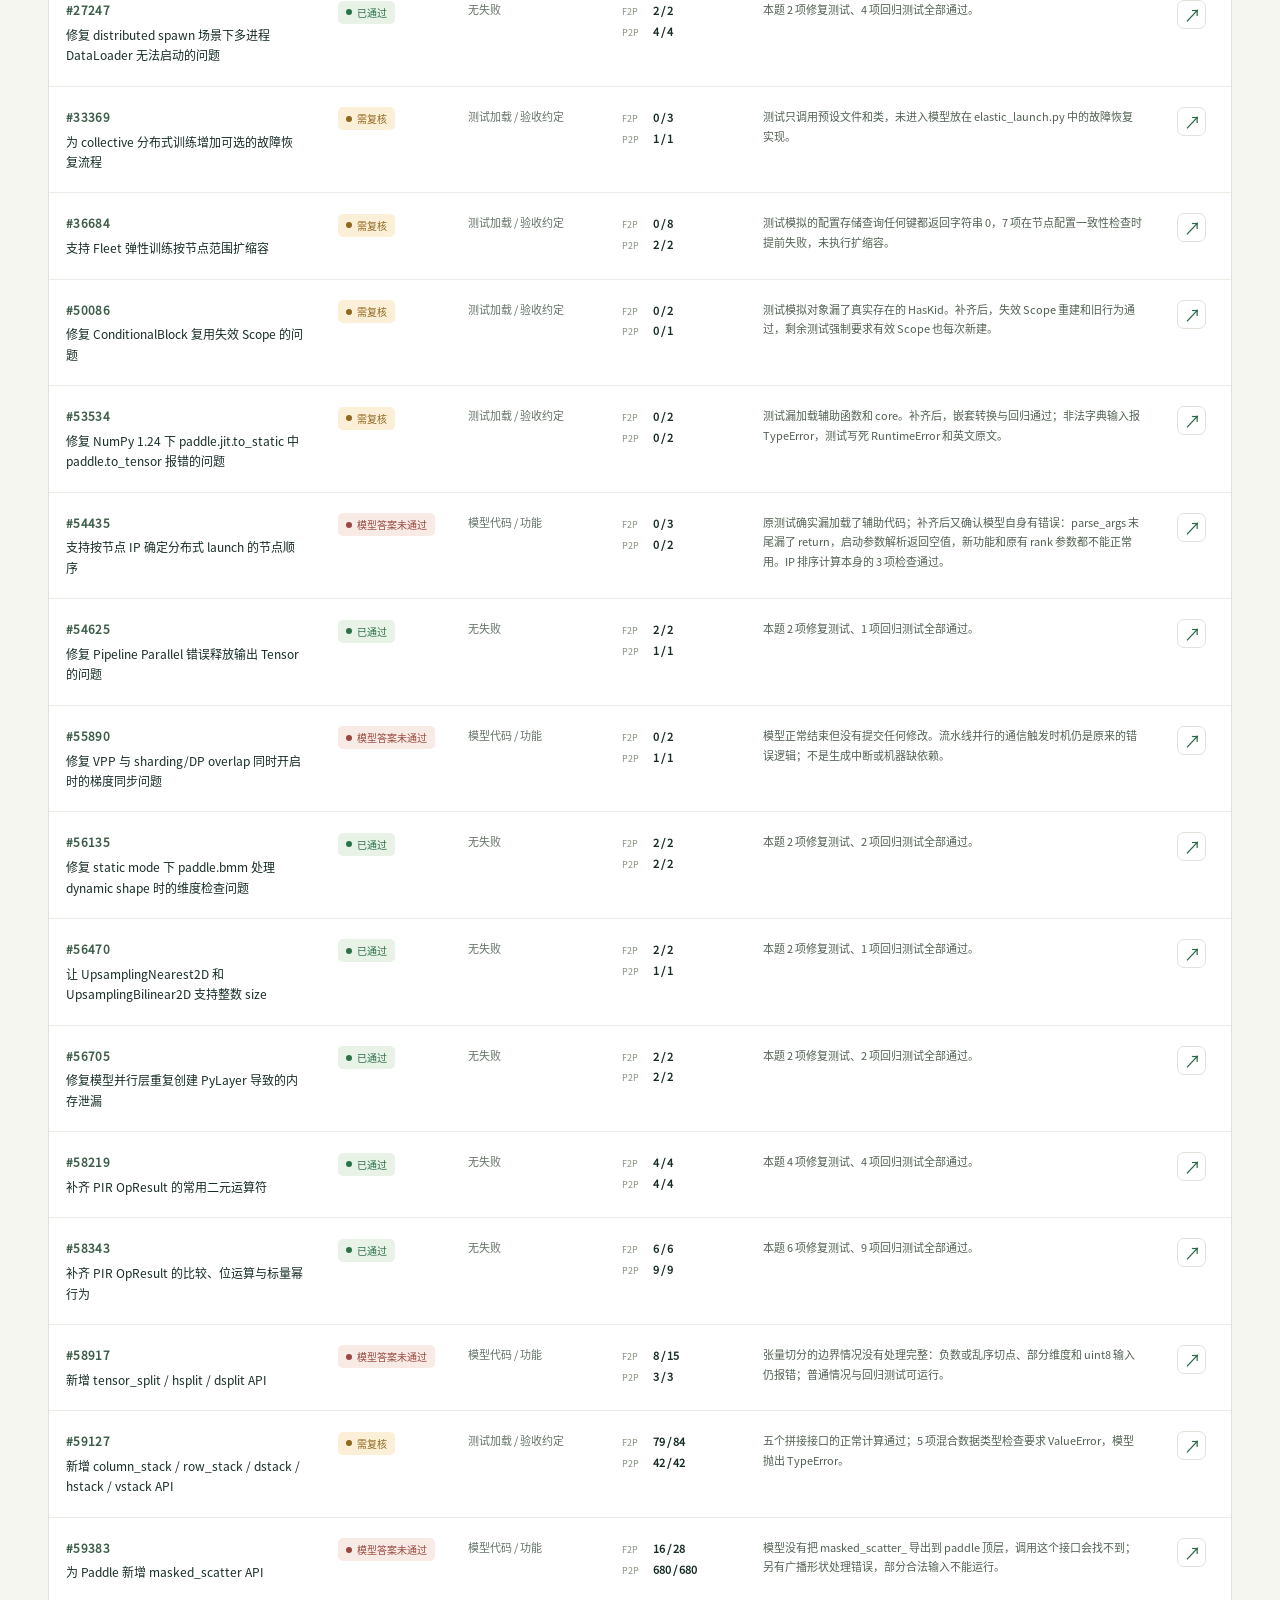
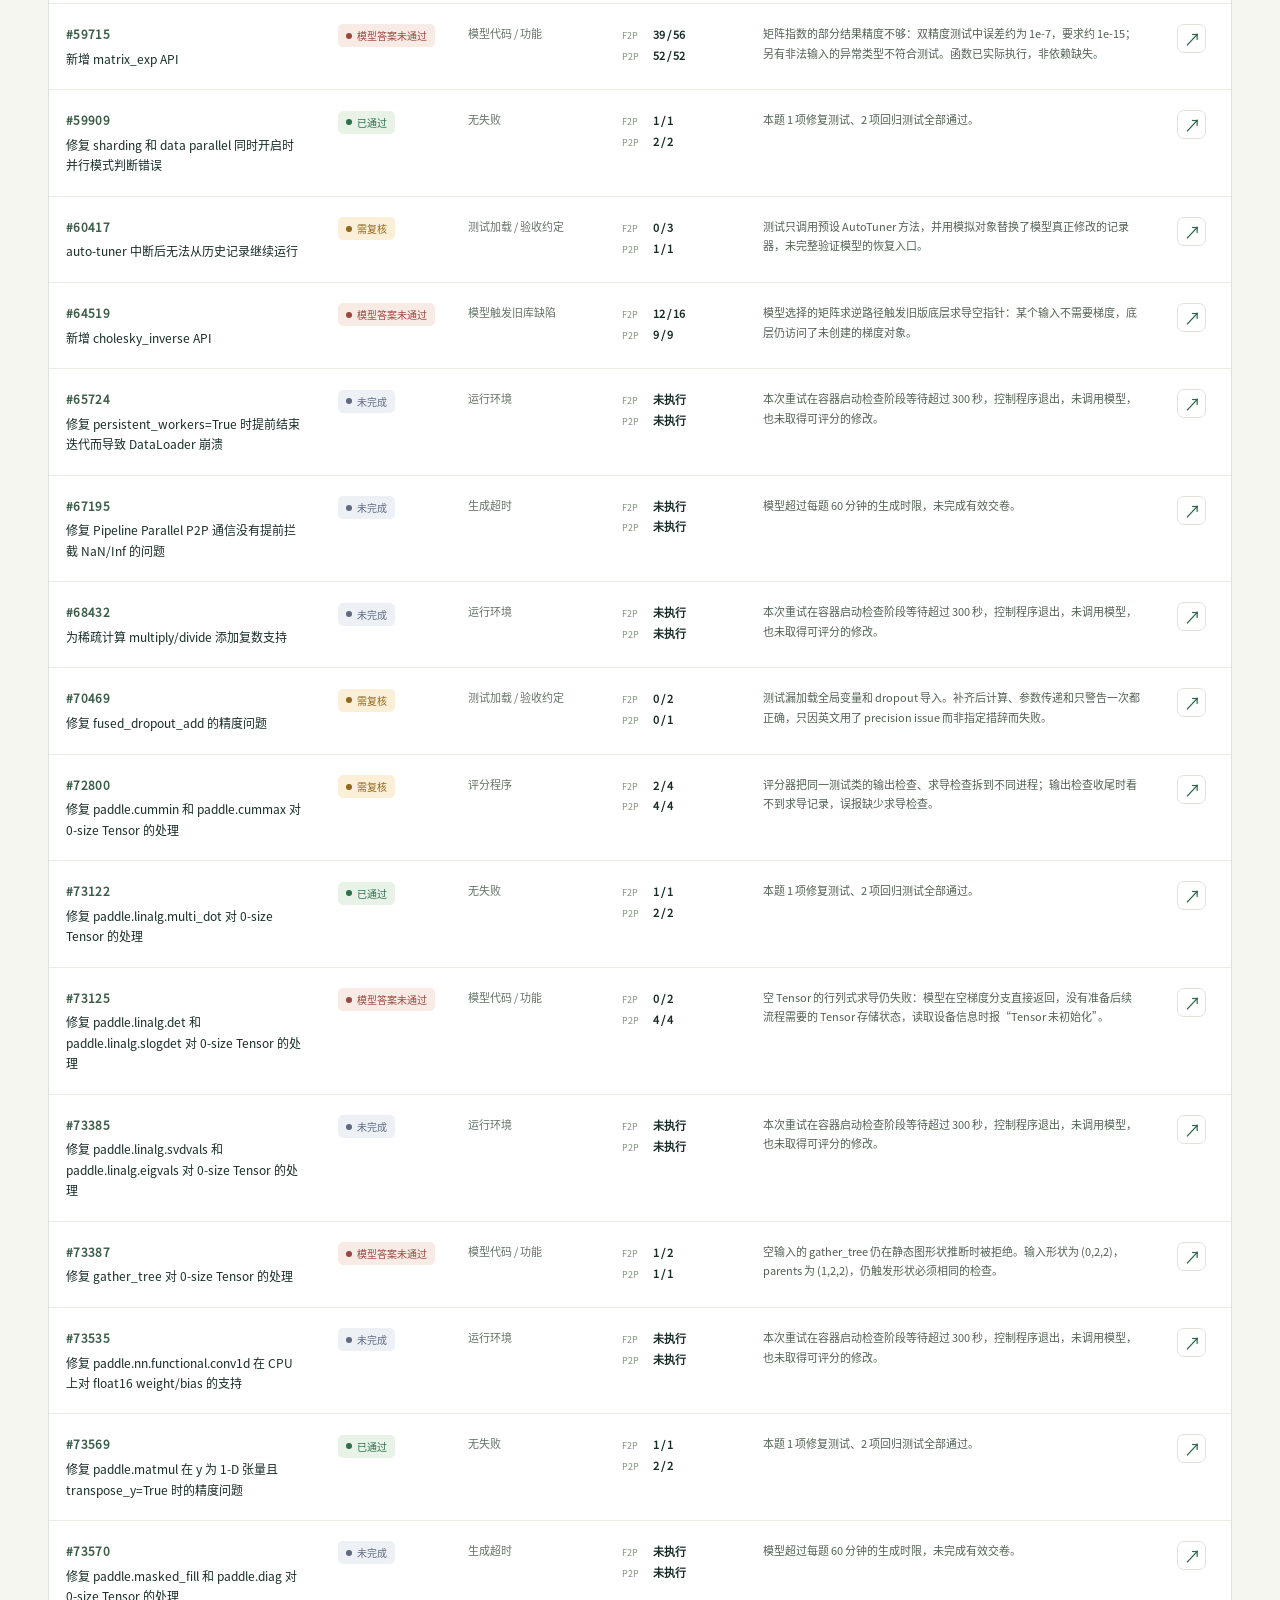
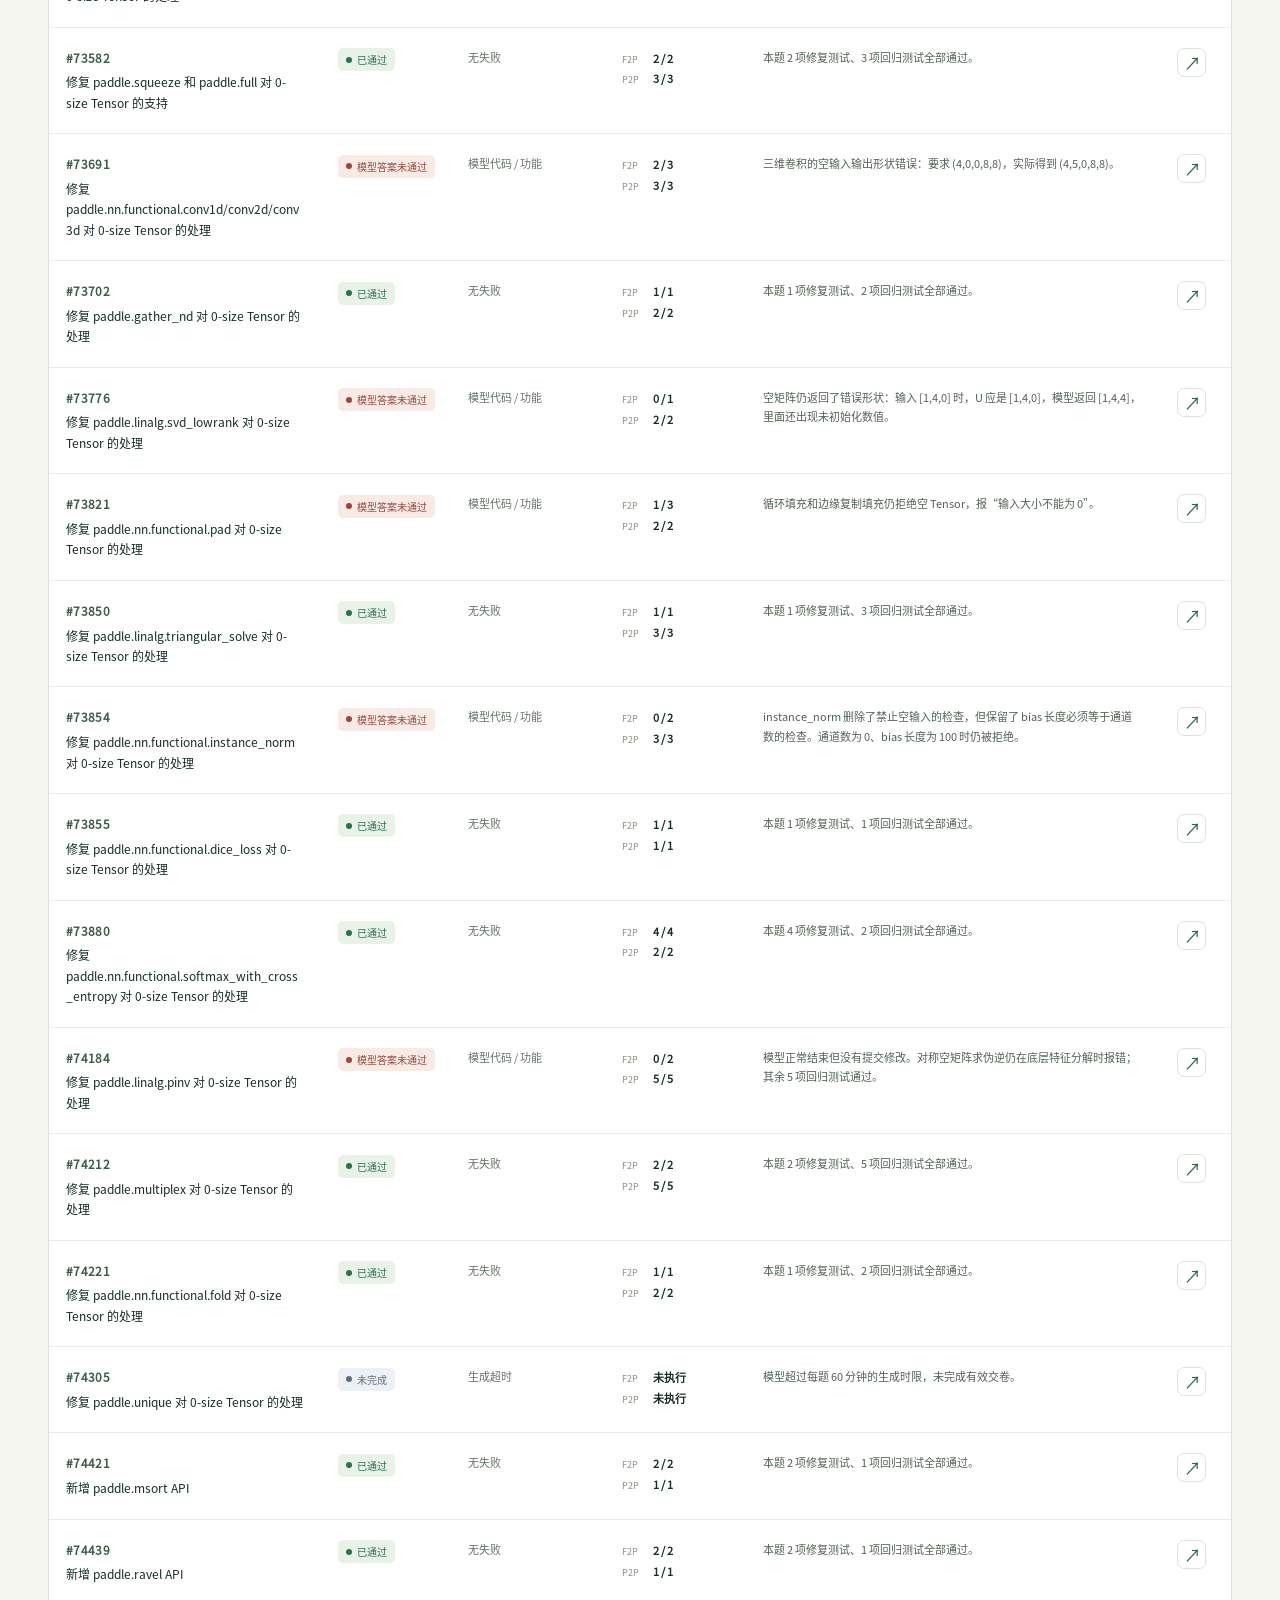
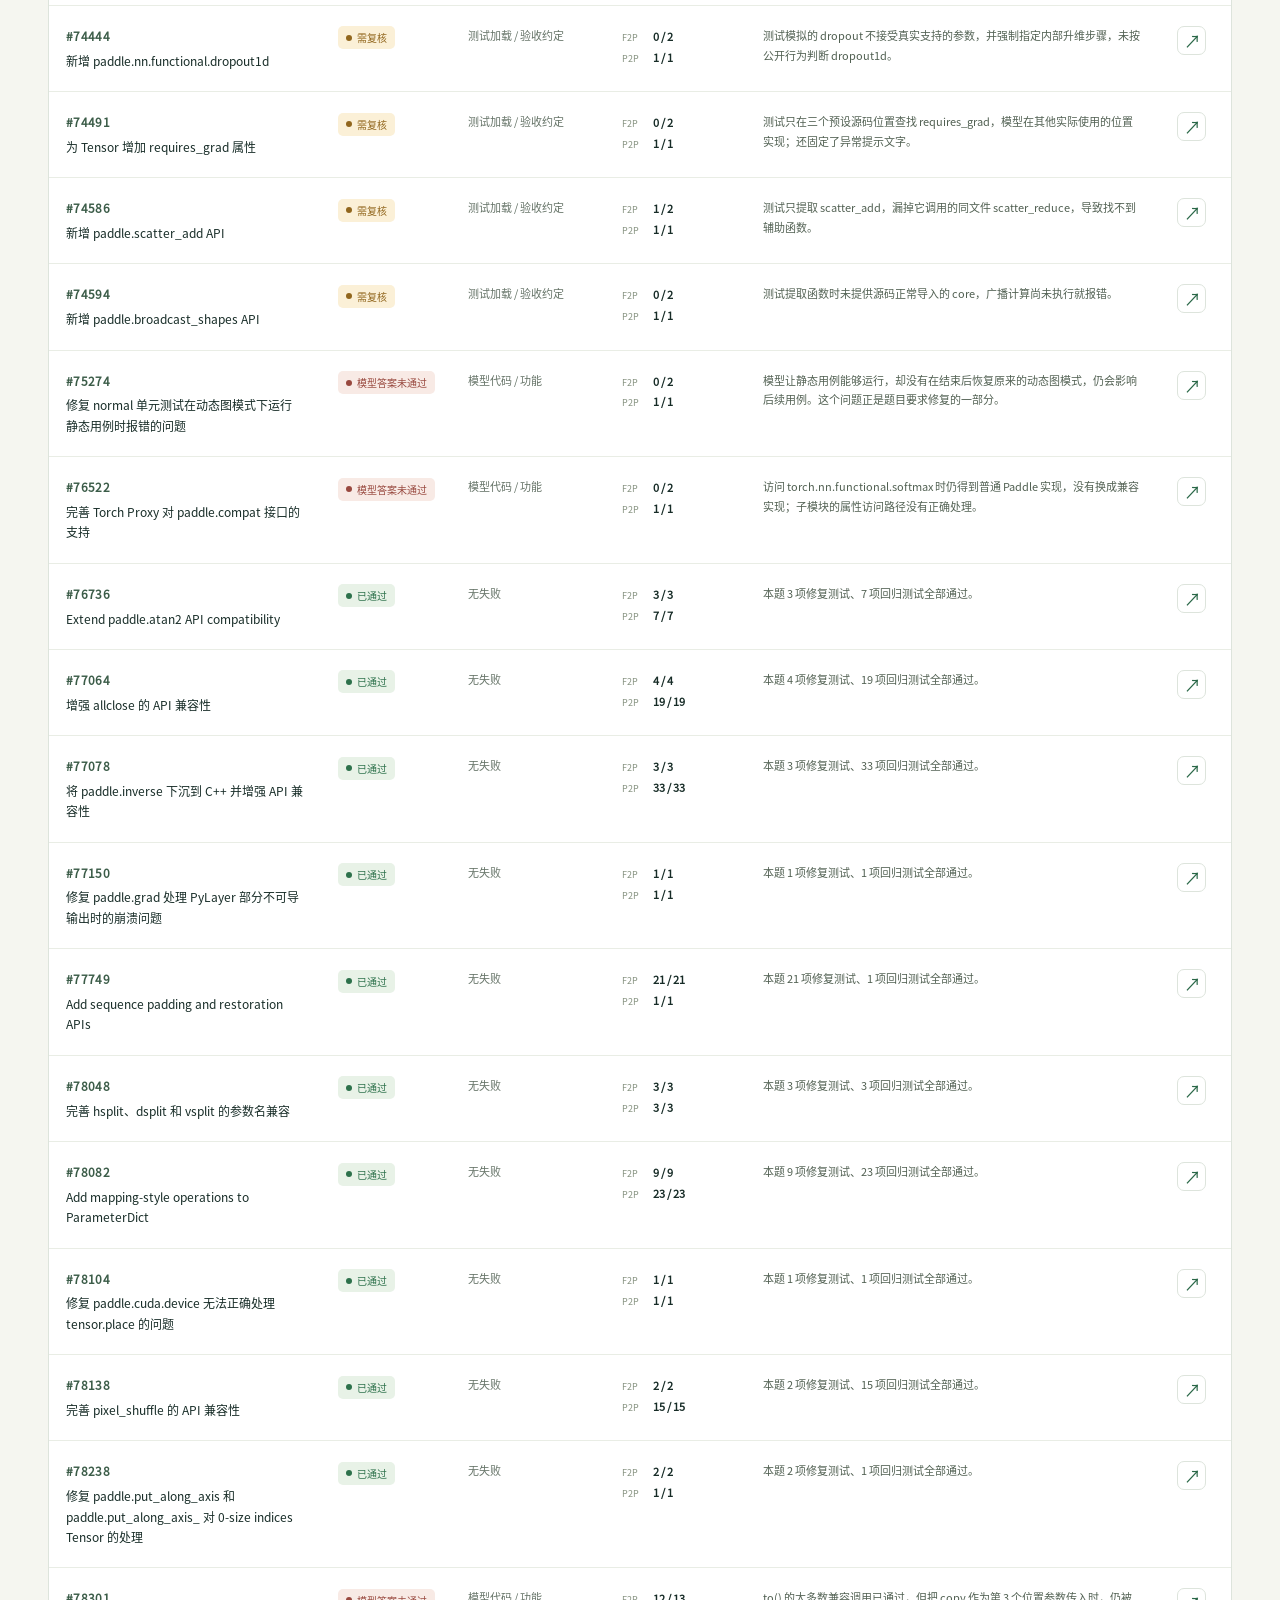
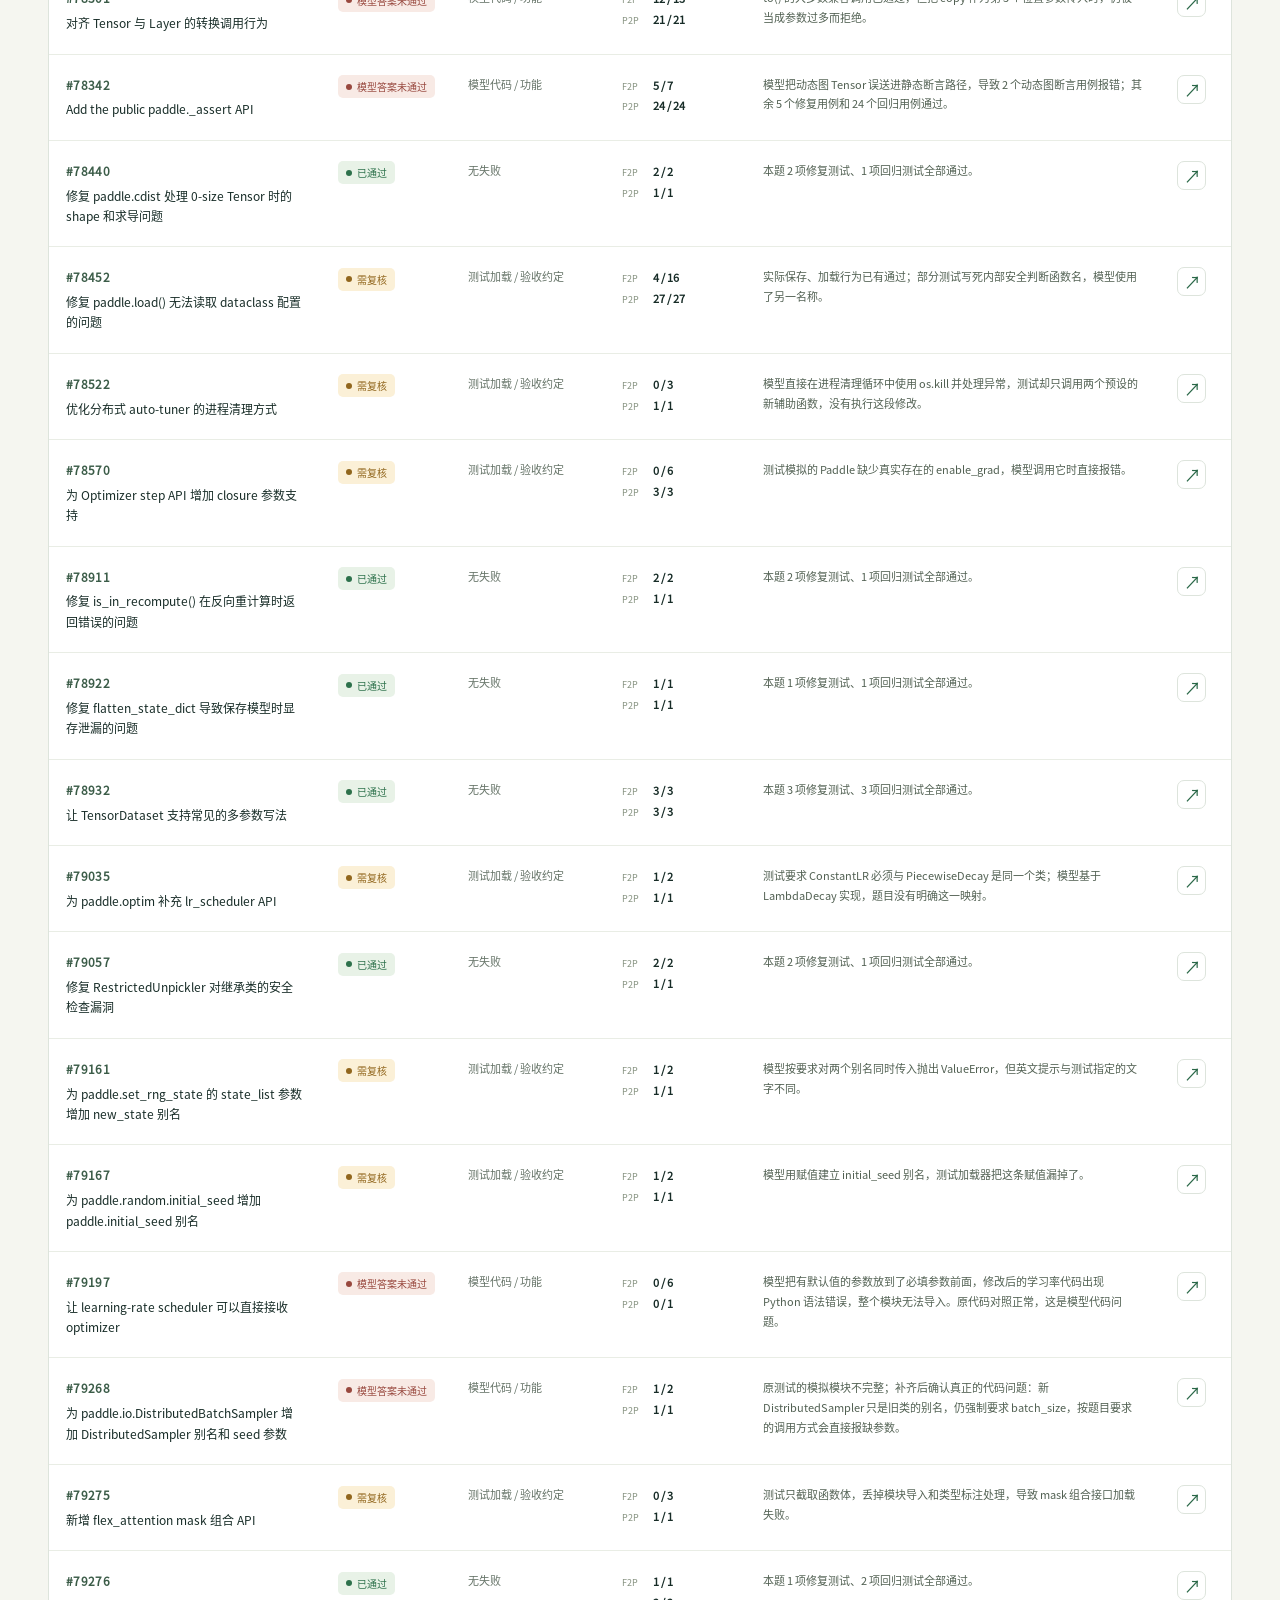
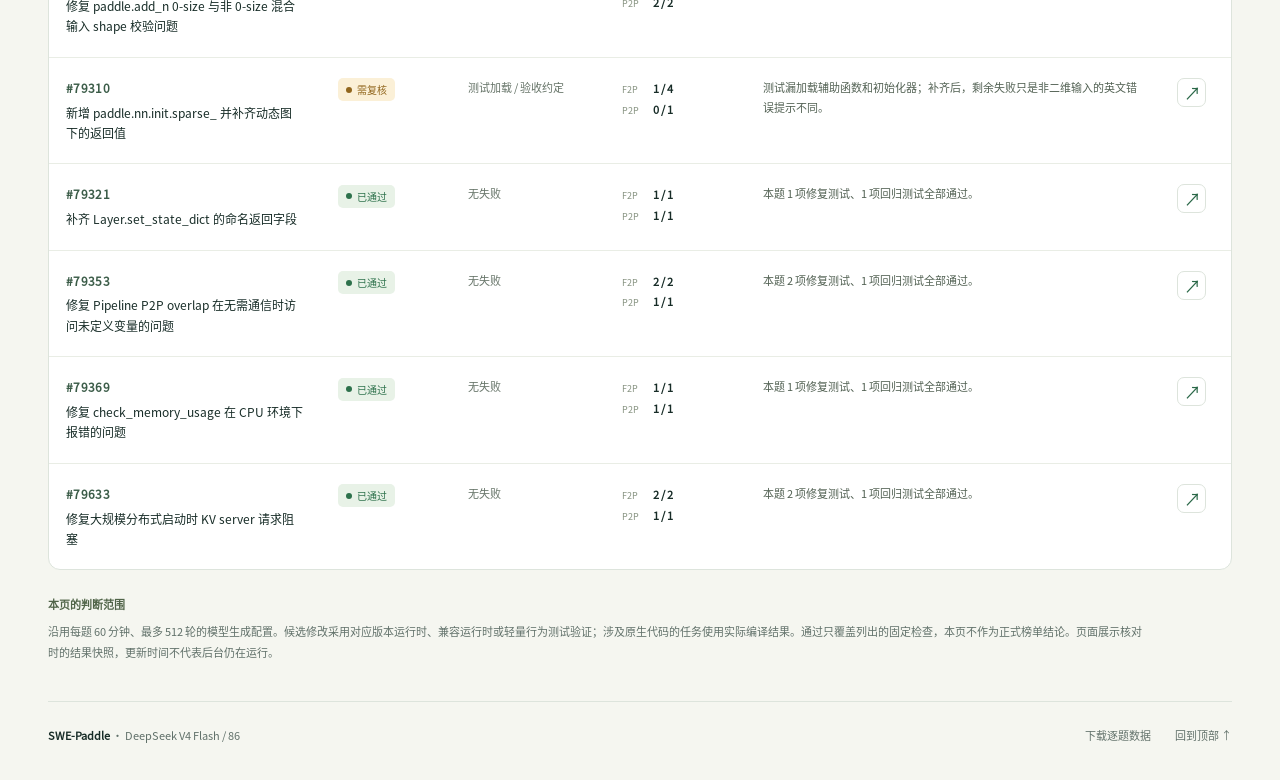
<file: docs/deepseek-v4-flash/index.html>
<!doctype html>
<html lang="zh-CN">
<head>
  <meta charset="utf-8">
  <meta name="viewport" content="width=device-width, initial-scale=1">
  <meta name="description" content="DeepSeek V4 Flash 在 SWE-Paddle 86 条任务上的当前评测结果，逐题说明修复测试、回归测试、失败原因和待核查事项。">
  <meta name="theme-color" content="#112a24">
  <title>DeepSeek V4 Flash · 86 条任务评测</title>
  <link rel="icon" href="data:image/svg+xml,%3Csvg xmlns='http://www.w3.org/2000/svg' viewBox='0 0 40 40'%3E%3Crect width='40' height='40' rx='10' fill='%23112a24'/%3E%3Cpath d='M12 12h17v4H16v5h10v4H16v7h-4z' fill='%23bce5ad'/%3E%3C/svg%3E">
  <link rel="stylesheet" href="assets/style.css?v=ad7d3782e6ca">
</head>
<body>
  <a class="skip" href="#tasks">跳到任务列表</a>
  <header class="masthead">
    <nav class="shell nav" aria-label="导航">
      <a href="#top" class="brand"><span class="brand-icon">F<span>86</span></span><span>SWE-Paddle<span class="brand-sub">模型评测</span></span></a>
      <div class="nav-links"><a href="#guide">判定说明</a><a href="results.json" download="deepseek-v4-flash-86.json">下载结果 <span aria-hidden="true">↗</span></a></div>
    </nav>
    <div class="shell hero" id="top">
      <div class="hero-copy"><p class="eyebrow"><span class="status-dot"></span> 当前结果 · 固定 86 条任务</p><h1>DeepSeek V4 Flash<span>每条任务，看清结果与原因。</span></h1><p class="lead">哪些修好了，哪些还没过。<br>是模型答案、测试用例、评分程序，还是运行环境。</p><p class="timestamp">结论核对于 <time id="checked-at">加载中</time></p></div>
      <aside class="pass-summary" aria-label="确认通过的任务占比"><div class="summary-top"><span>修复与回归均通过</span><span class="pill-light">流程试跑</span></div><div class="hero-number"><strong id="hero-passed">—</strong><span>/ 86</span></div><div class="segmented" id="segmented" role="img" aria-label="任务结果分布"></div><p>固定测试全部通过才计入。<br>待复核和未完成保留在 86 条总数中。</p></aside>
    </div>
  </header>
  <main>
    <section class="shell metrics" id="metrics" aria-label="结果概览"></section>
    <section class="shell overview" aria-labelledby="cause-title">
      <div class="section-intro"><p class="eyebrow green">未通过，要分清原因</p><h2 id="cause-title">同样没过，问题可能不同。</h2><p>点击原因，直接查看对应任务。</p></div>
      <div class="cause-grid" id="cause-grid"></div>
    </section>
    <section class="shell guide" id="guide" aria-labelledby="guide-title">
      <details><summary><span class="guide-icon" aria-hidden="true">?</span><span><strong id="guide-title">评分器不就是 F2P / P2P 验证吗？</strong><small>检查目标、测试代码、执行程序，是不同层次。</small></span><span class="expand-icon" aria-hidden="true">＋</span></summary><div class="guide-body"><p><b>F2P / P2P 是判定规则。</b>测试用例写出具体检查；评分器准备环境、加载模型修改、安排测试运行，再收集结果。用例写错和评分器执行错，都可能造成误判。</p><div class="flow"><div><span>01</span><b>模型交卷</b><p>是否按时完成修改？</p></div><div><span>02</span><b>准备测试</b><p>依赖、模拟对象是否完整？</p></div><div><span>03</span><b>执行 F2P / P2P</b><p>修复是否生效？旧功能是否正常？</p></div><div><span>04</span><b>评分器汇总</b><p>分组、结果采集与判定是否正确？</p></div></div><p><b>F2P（修复测试）：</b>原代码应失败，修复后应通过。<br><b>P2P（回归测试）：</b>原代码和修复后都应通过。</p><p>测试异常不直接等于模型能力失败；补充验证通过也不会自动替换固定评分。每条详情会说明当前证据、判断和还需做什么。</p></div></details>
    </section>
    <section class="shell spotlights" aria-label="需要特别区分的两条任务">
      <button class="spotlight" type="button" data-task="64519"><span class="mini-label">#64519 · 模型与旧运行库</span><strong>题目验证成立，本次求导仍失败。 <span aria-hidden="true">↗</span></strong><p>参考修复 25 项全过；本次模型答案有 4 项求导崩溃。</p></button>
      <button class="spotlight" type="button" data-task="72800"><span class="mini-label">#72800 · 评分程序</span><strong>原脚本通过，额外评分分组有误。 <span aria-hidden="true">↗</span></strong><p>同一类测试被拆到不同进程，需要修正评分器后重评。</p></button>
    </section>
    <section class="shell inventory" id="tasks" aria-labelledby="tasks-title">
      <div class="inventory-heading"><div><p class="eyebrow green">逐题结果</p><h2 id="tasks-title">86 条，一个都不省略。</h2></div><p class="visible-label" aria-live="polite">显示 <b id="visible-count">86</b> / 86 条</p></div>
      <div class="tabs" id="result-tabs" role="group" aria-label="按结果筛选"></div>
      <div class="filters"><label class="search"><svg width="18" height="18" viewBox="0 0 24 24" fill="none" stroke="currentColor" stroke-width="1.5" aria-hidden="true"><circle cx="10.5" cy="10.5" r="6.5"/><path d="m16 16 5 5"/></svg><input id="search" type="search" placeholder="搜索任务编号、主题、失败原因或测试名" aria-label="搜索任务" autocomplete="off"></label><label><span class="sr-only">问题来源</span><select id="cause-filter"><option value="all">全部问题来源</option></select></label><button id="clear" class="clear" type="button">重置</button></div>
      <p class="table-note">F2P / P2P 显示当前固定测试的「通过数 / 总数」。橙色任务的失败记录需要结合归因理解。</p>
      <div class="table-wrap"><table class="task-table"><thead><tr><th scope="col">任务 / 目标</th><th scope="col">当前结果</th><th scope="col">问题来源</th><th scope="col">F2P / P2P</th><th scope="col">逐题说明</th><th scope="col"><span class="sr-only">操作</span></th></tr></thead><tbody id="task-rows"></tbody></table><div class="empty" id="empty" hidden><strong>没有找到匹配任务</strong><p>试试其他编号或清除筛选条件。</p></div></div>
    </section>
    <section class="shell scope-note"><b>本页的判断范围</b><p>沿用每题 60 分钟、最多 512 轮的模型生成配置。候选修改采用对应版本运行时、兼容运行时或轻量行为测试验证；涉及原生代码的任务使用实际编译结果。通过只覆盖列出的固定检查，本页不作为正式榜单结论。页面展示核对时的结果快照，更新时间不代表后台仍在运行。</p></section>
  </main>
  <footer class="shell footer"><span><b>SWE-Paddle</b> · DeepSeek V4 Flash / 86</span><div><a href="results.json" download>下载逐题数据</a><a href="#top">回到顶部 ↑</a></div></footer>
  <dialog id="task-dialog" aria-labelledby="dialog-title"><div class="dialog-top"><span id="dialog-number"></span><button type="button" id="close-dialog" aria-label="关闭任务详情">×</button></div><div id="dialog-content"></div></dialog>
  <noscript><p class="shell">交互看板需要 JavaScript。可直接下载 <a href="results.json">86 条逐题数据</a>。</p></noscript>
  <script src="assets/data.js?v=6de4c8417f44"></script><script src="assets/app.js?v=b334500e14bb"></script>
</body>
</html>
</file>
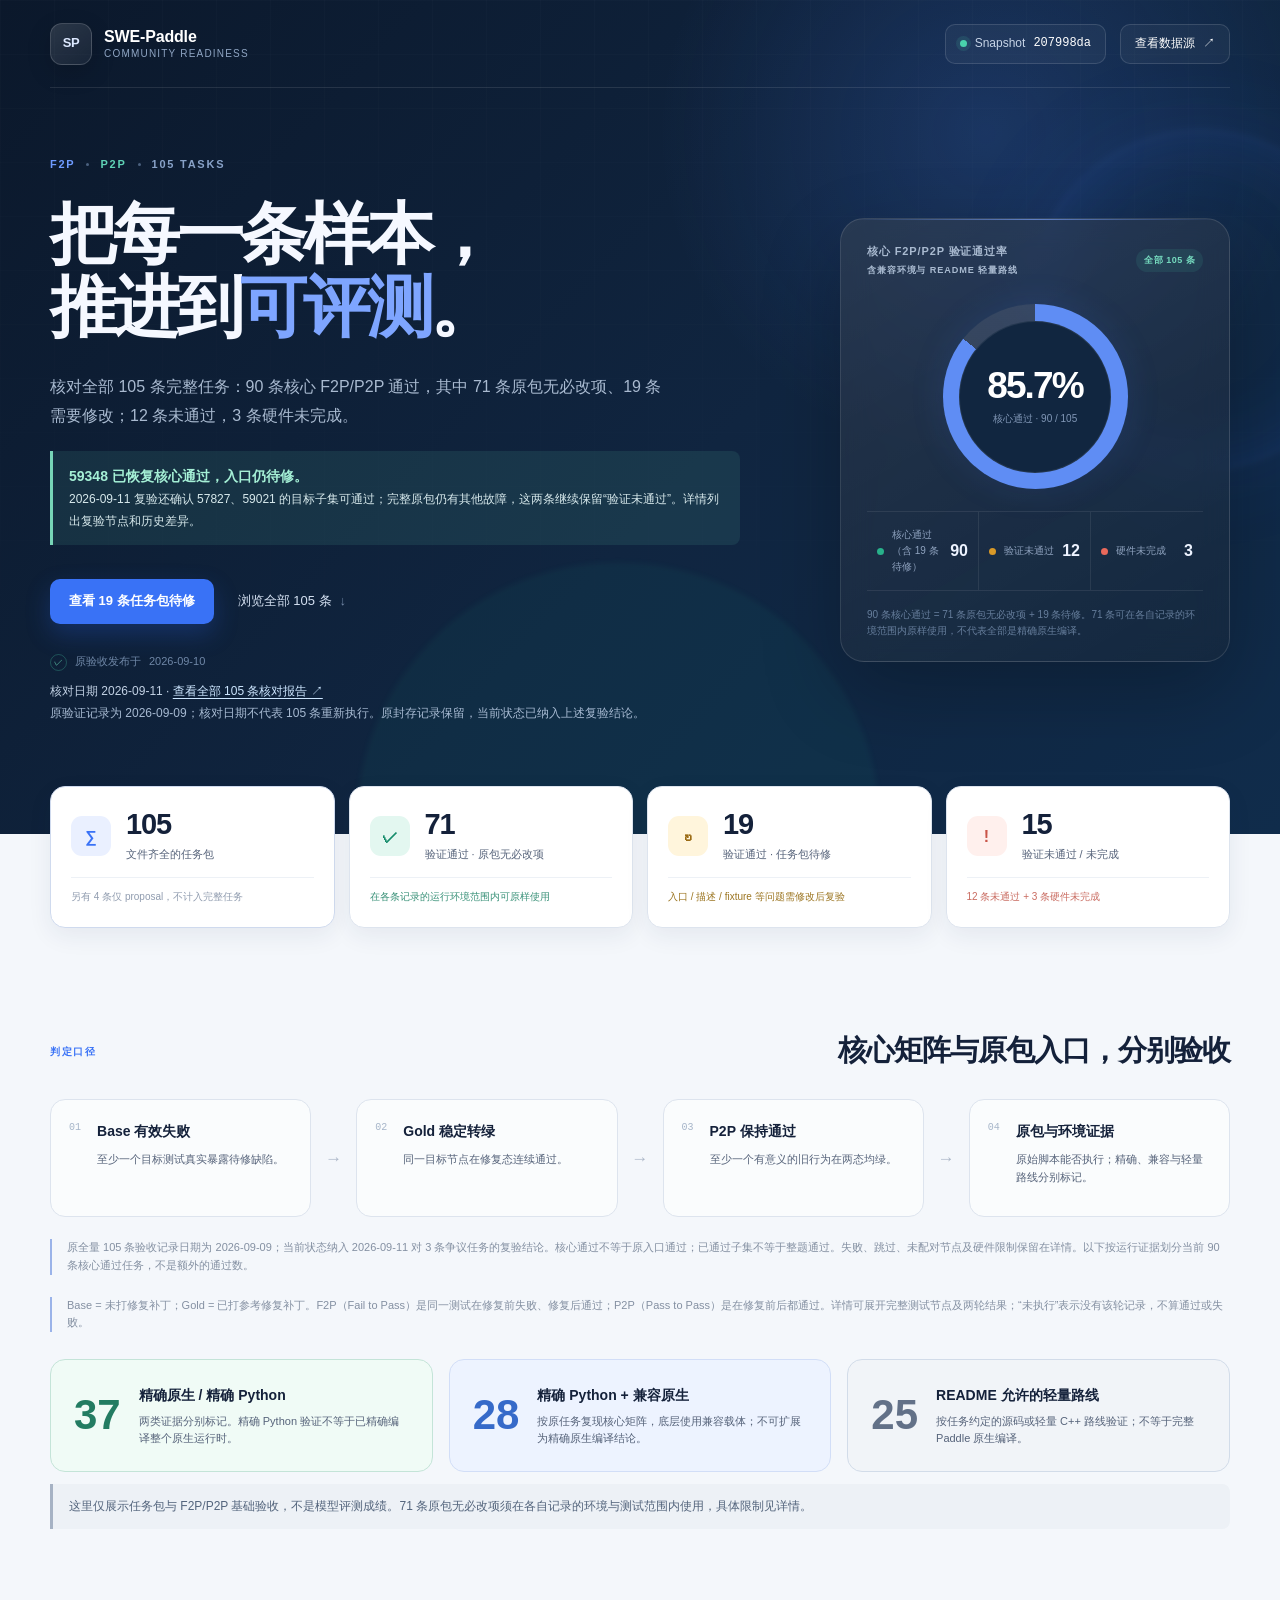
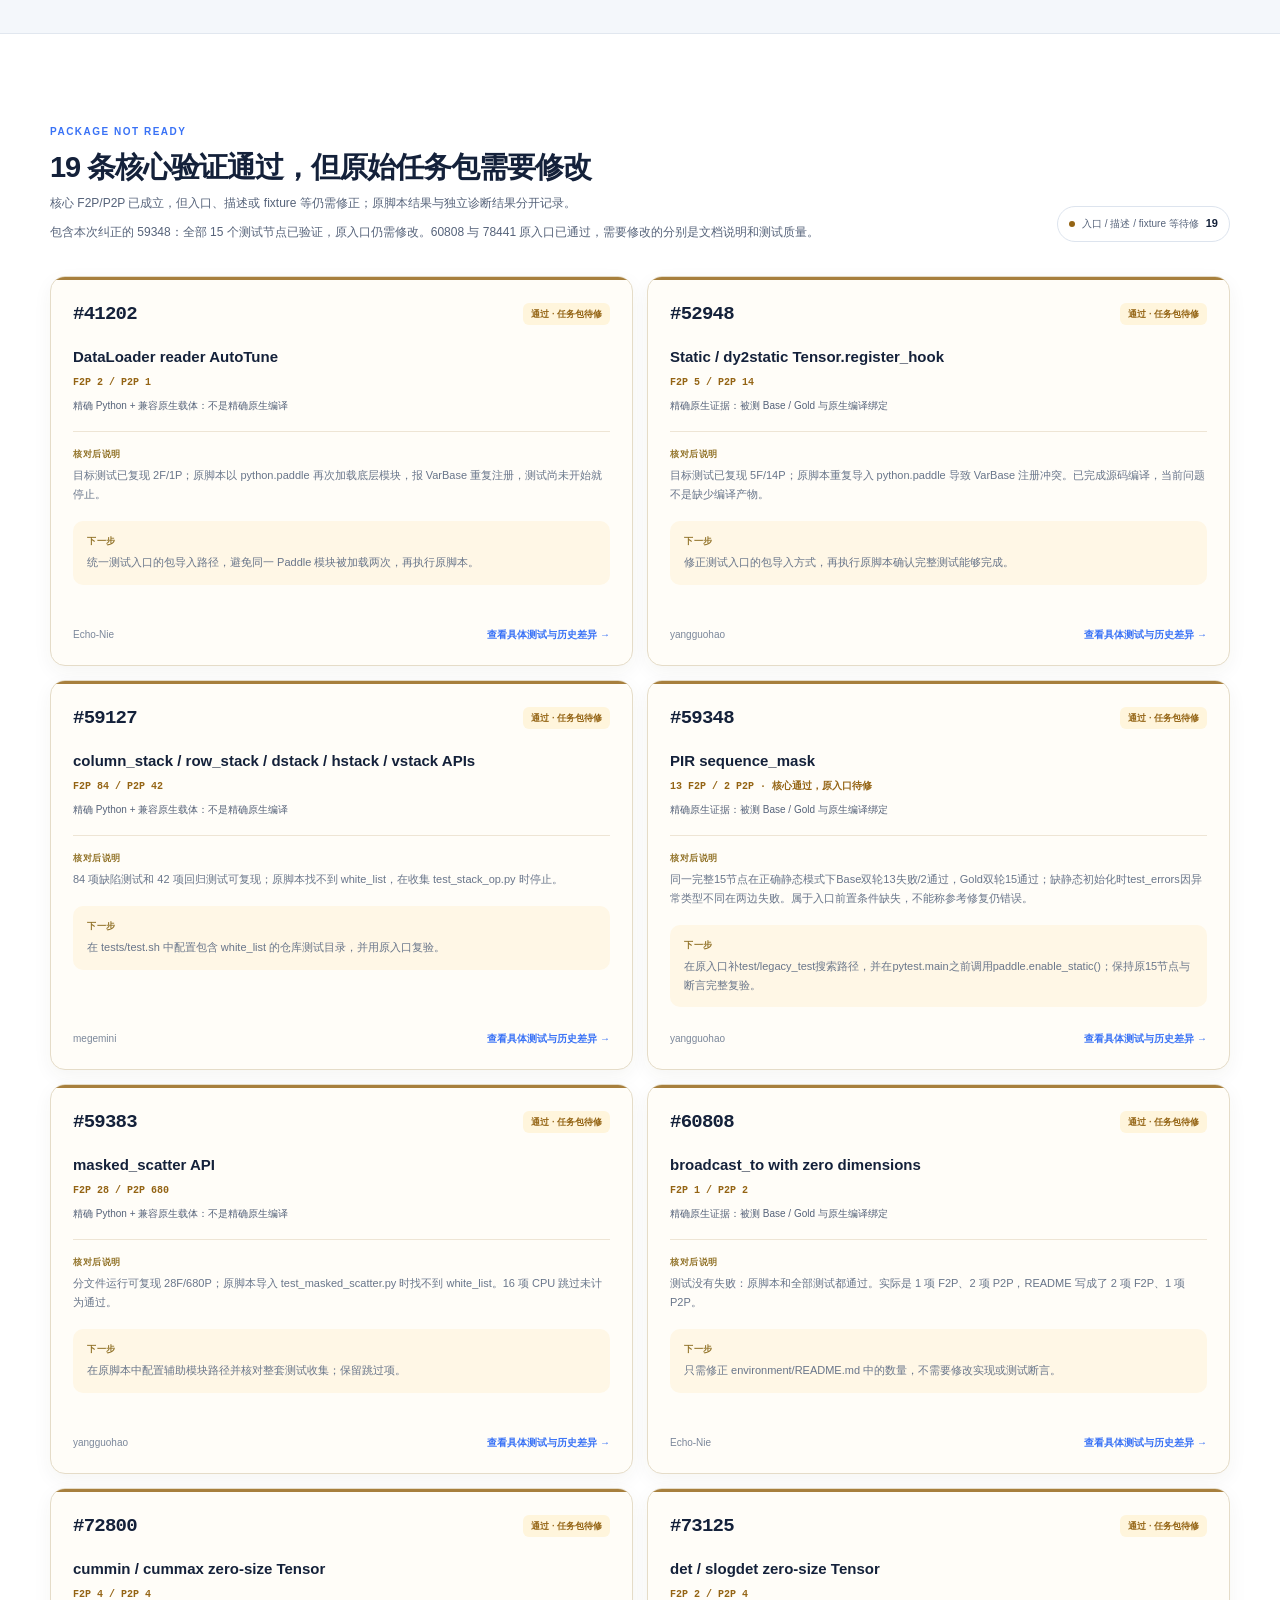
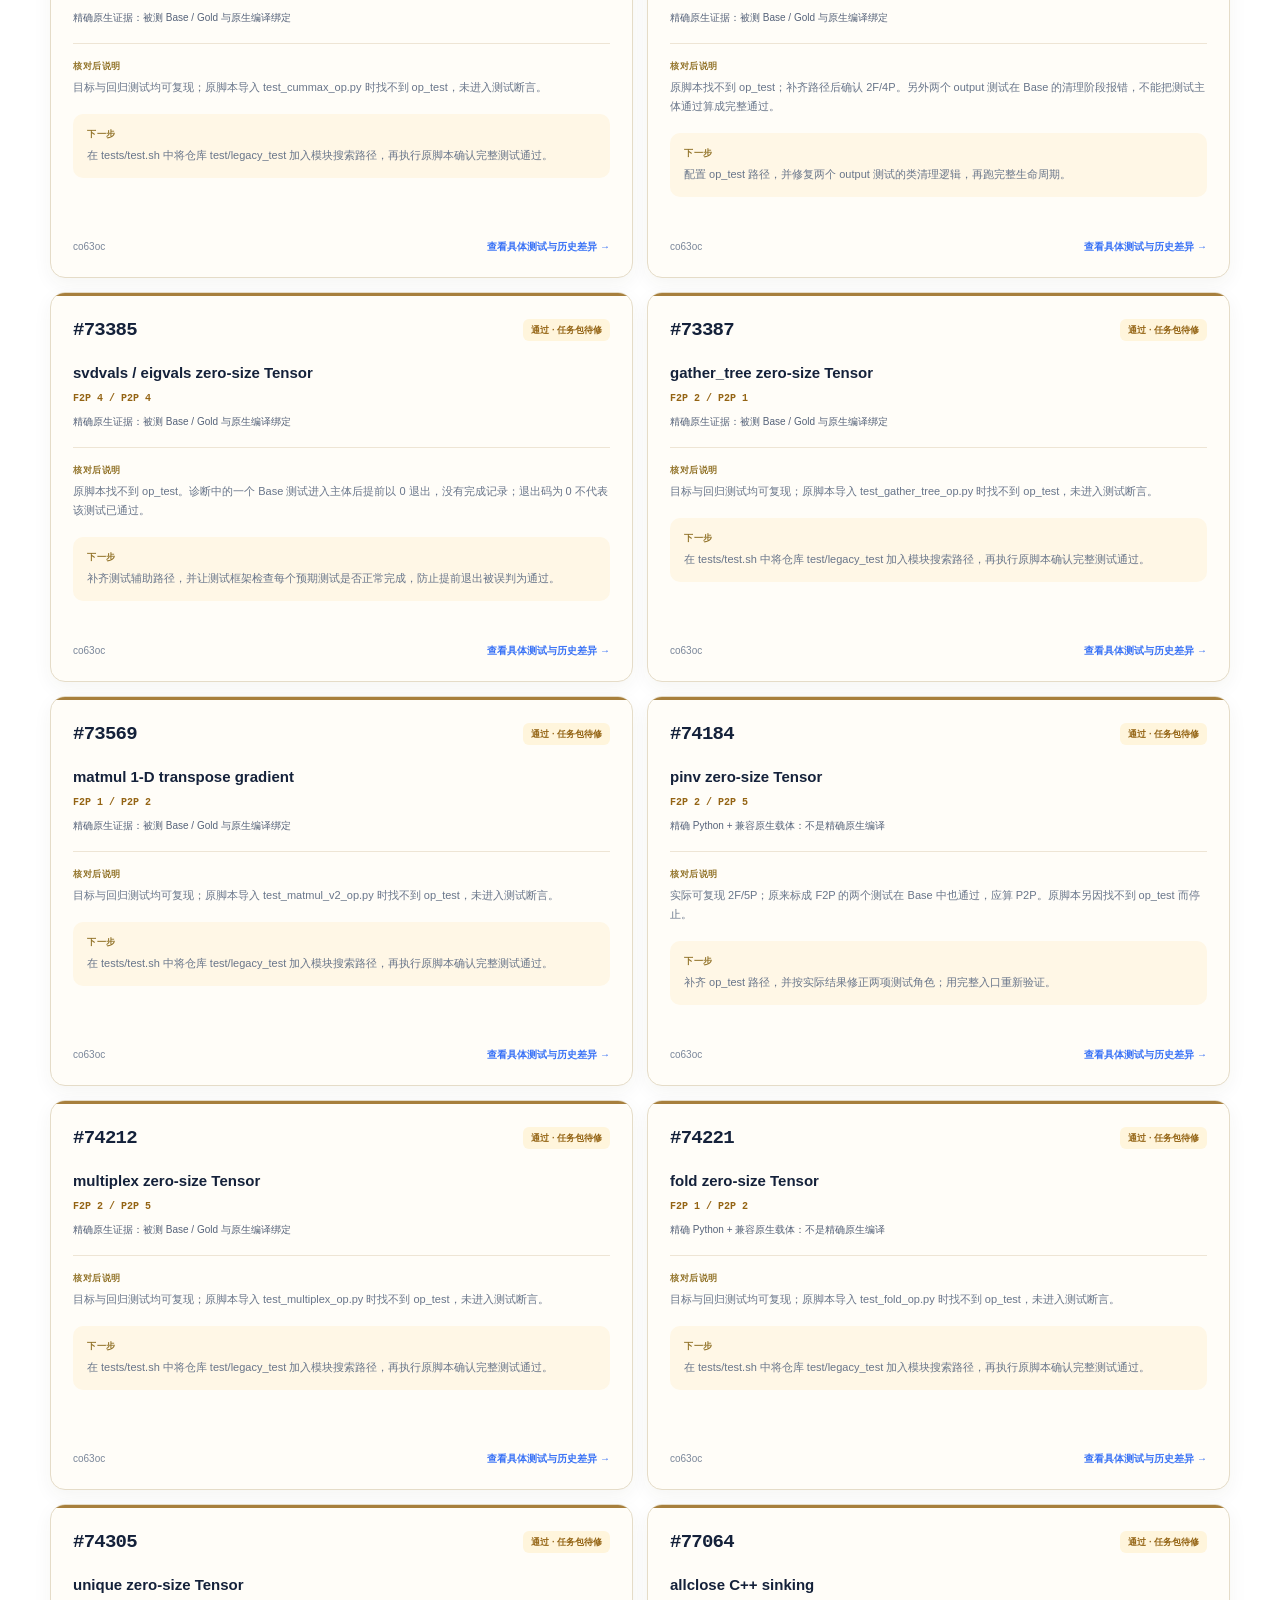
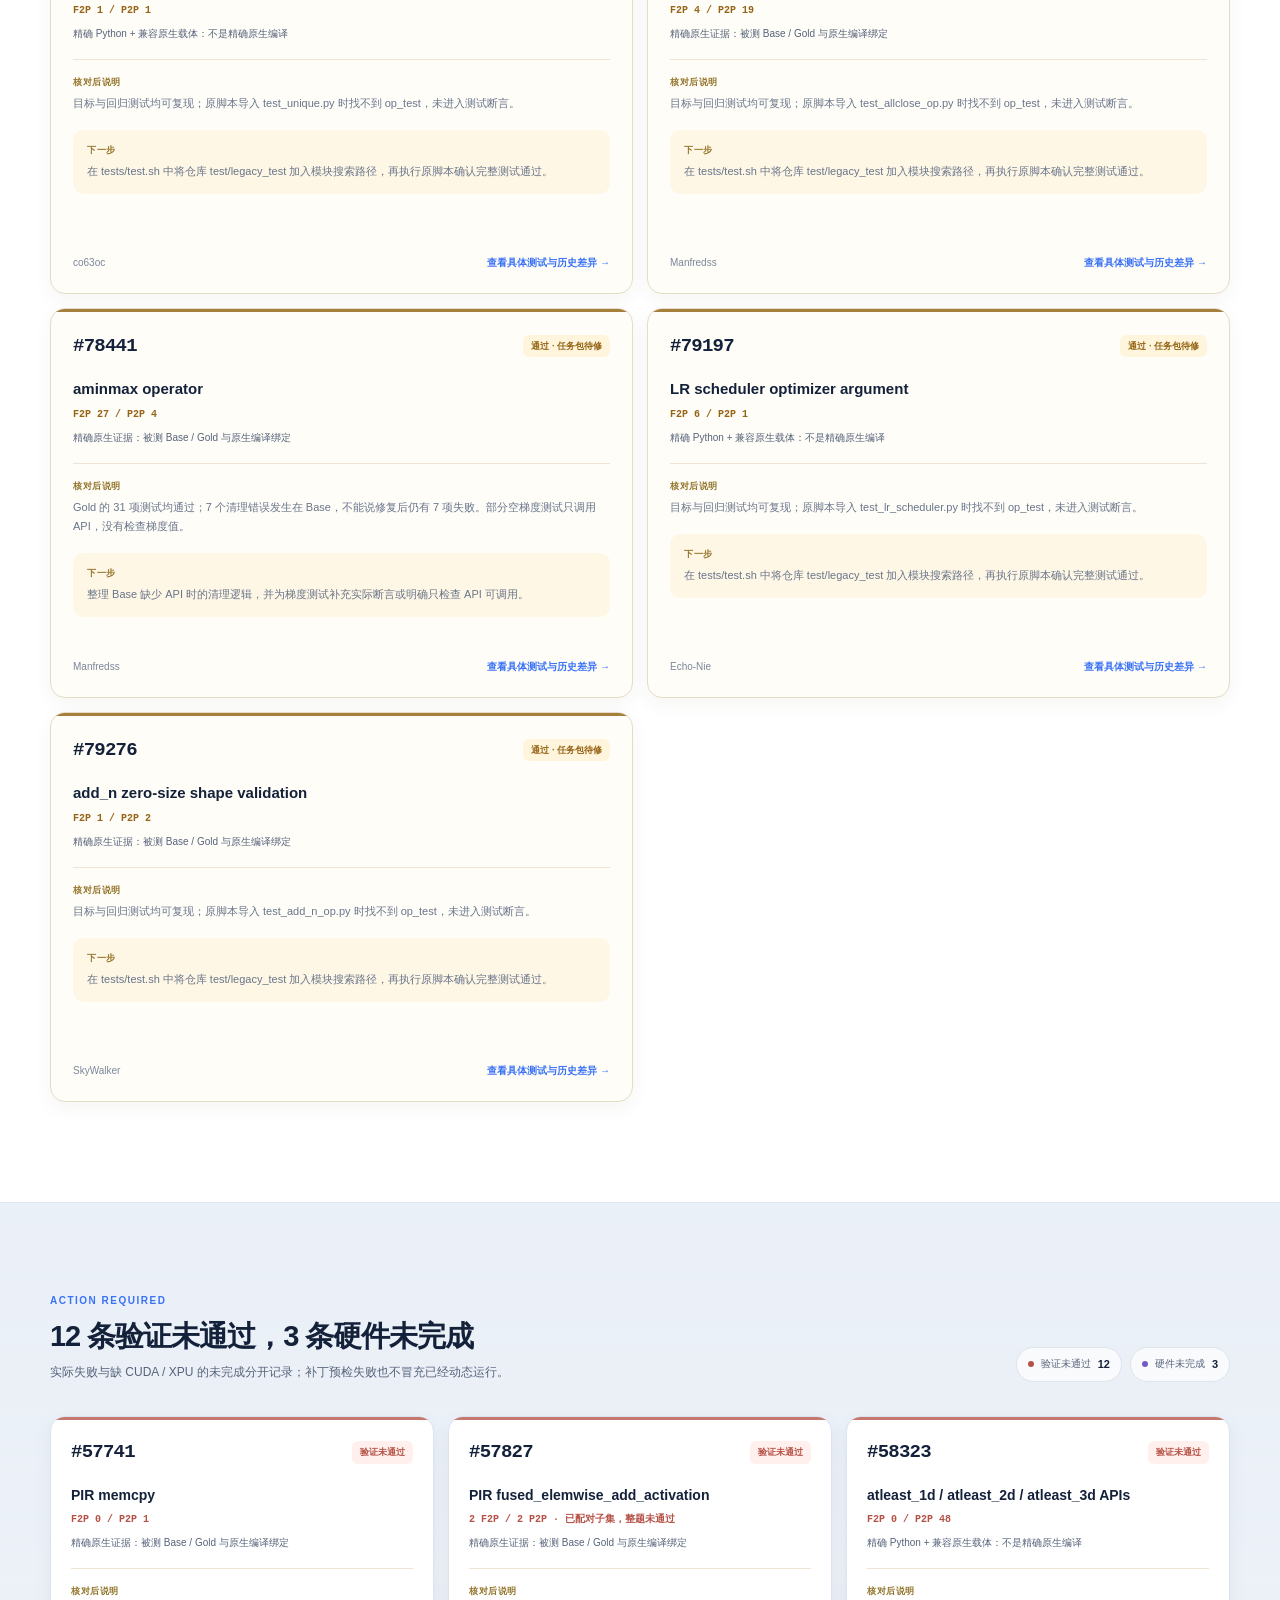
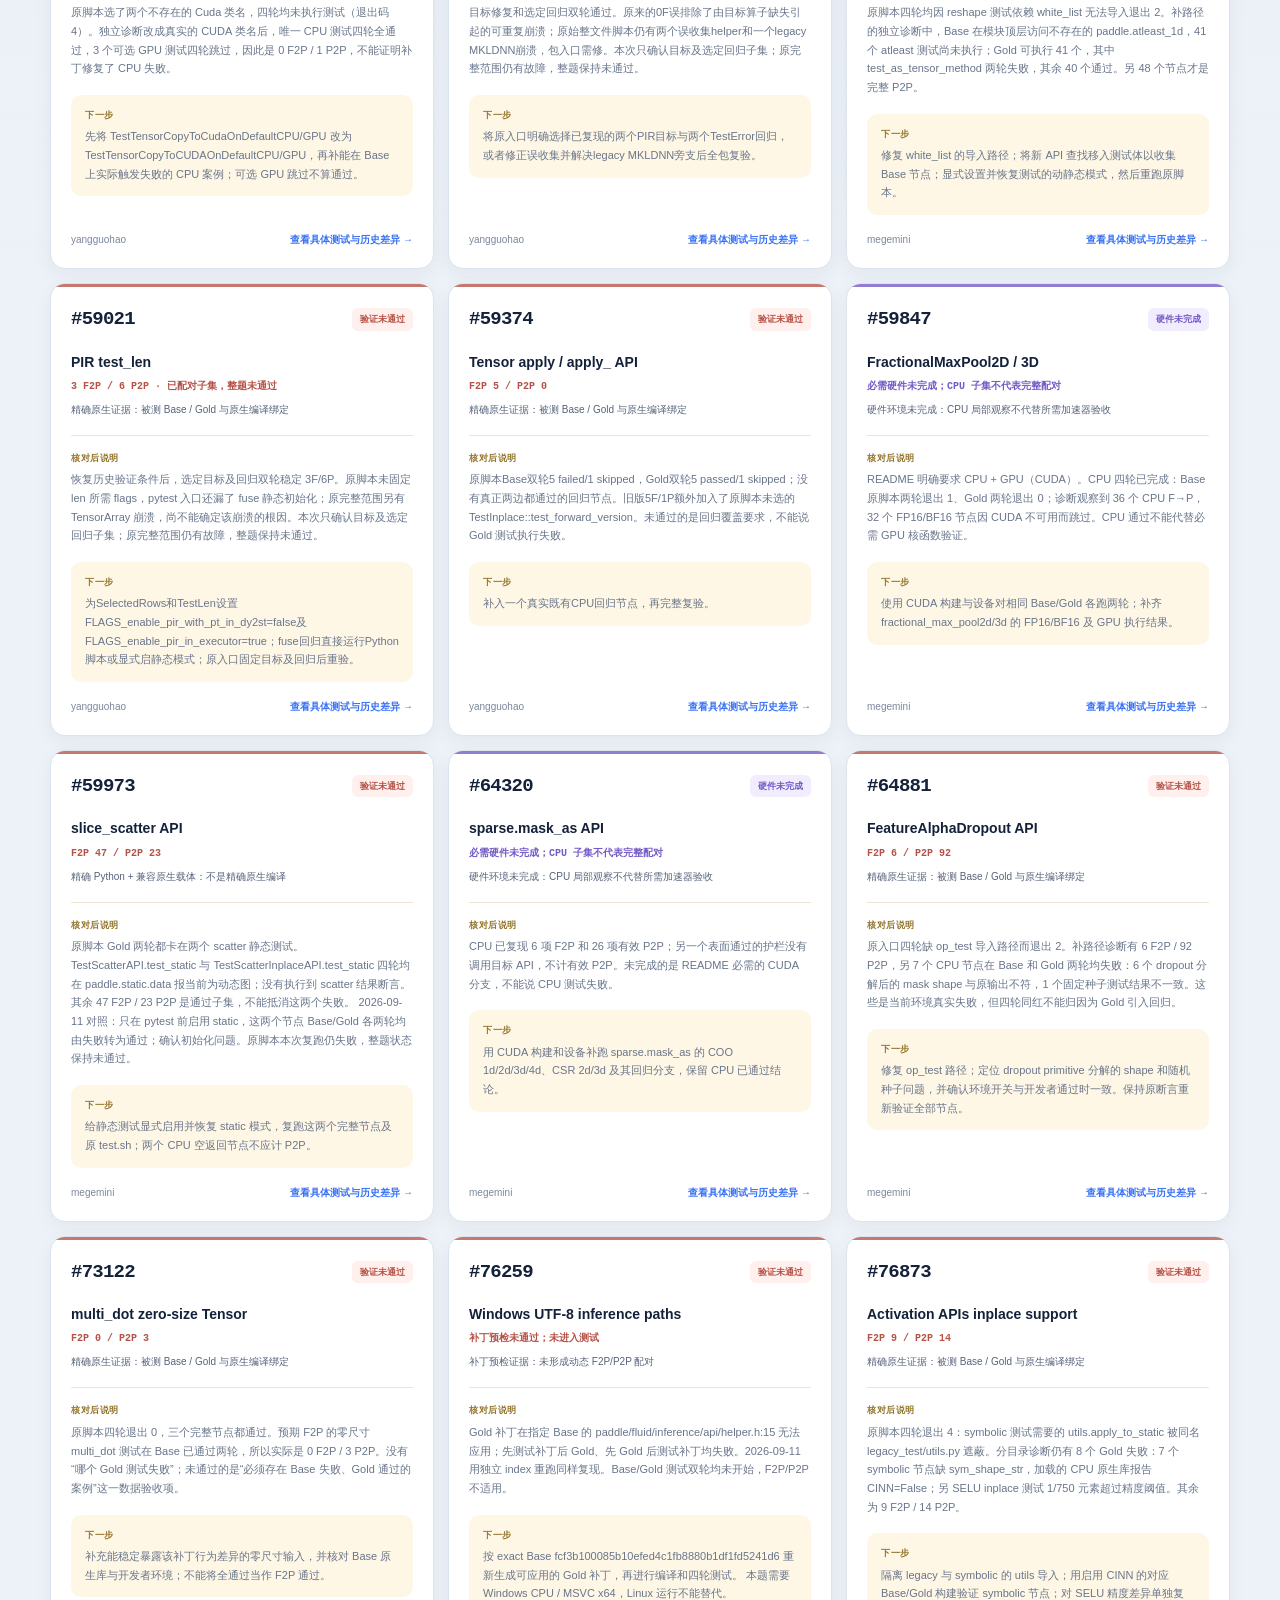
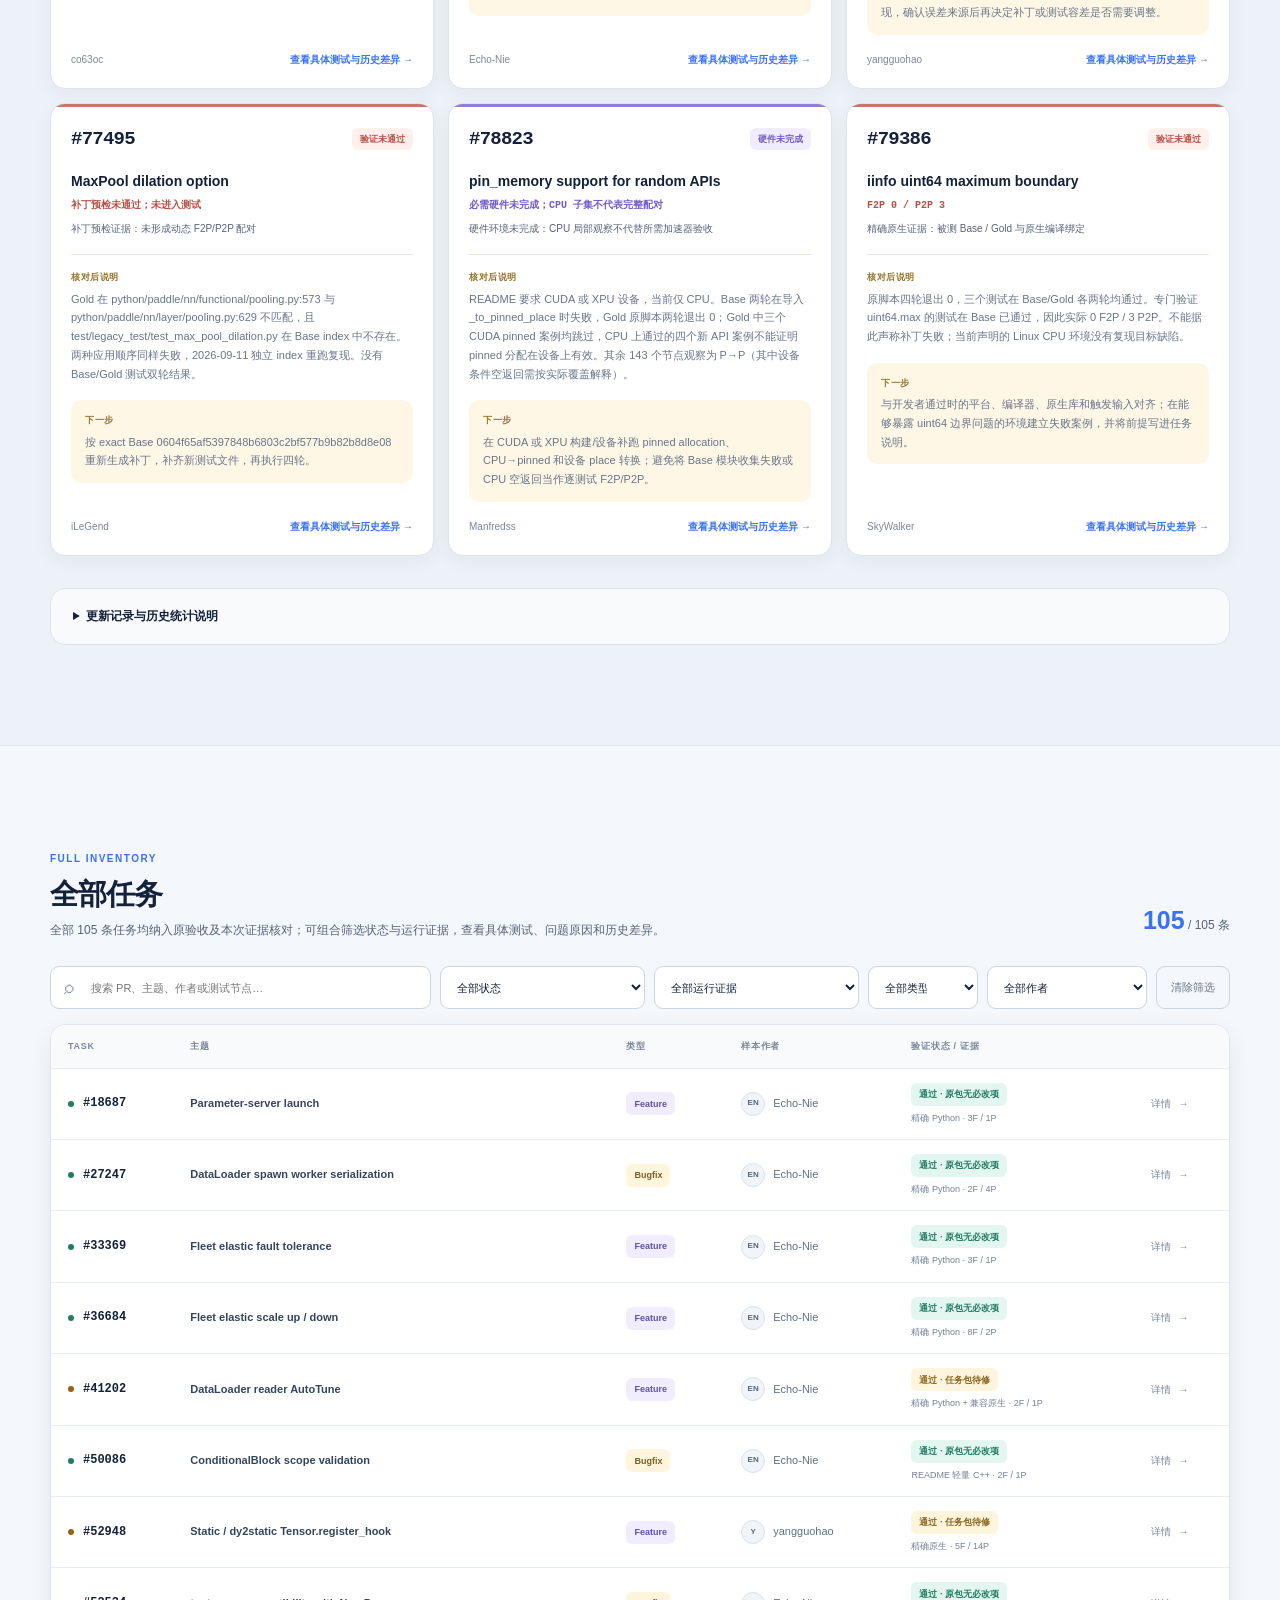
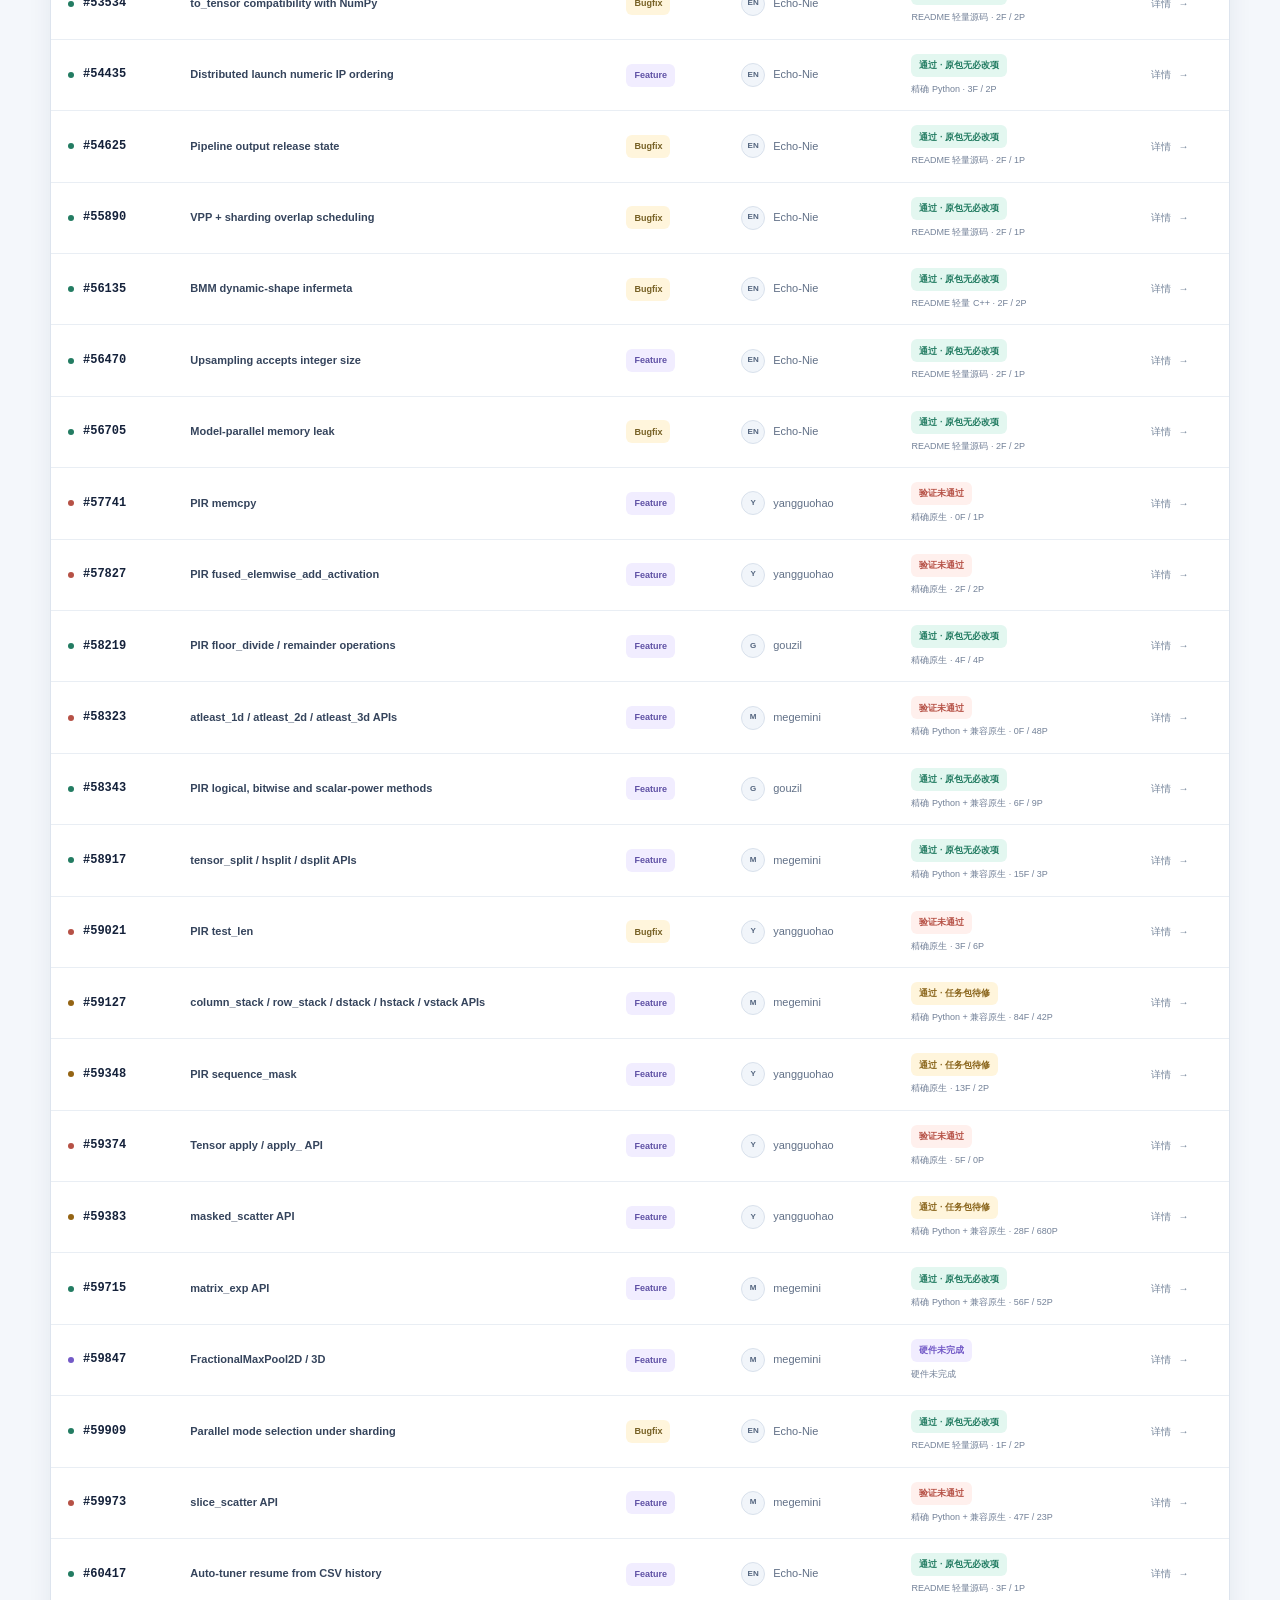
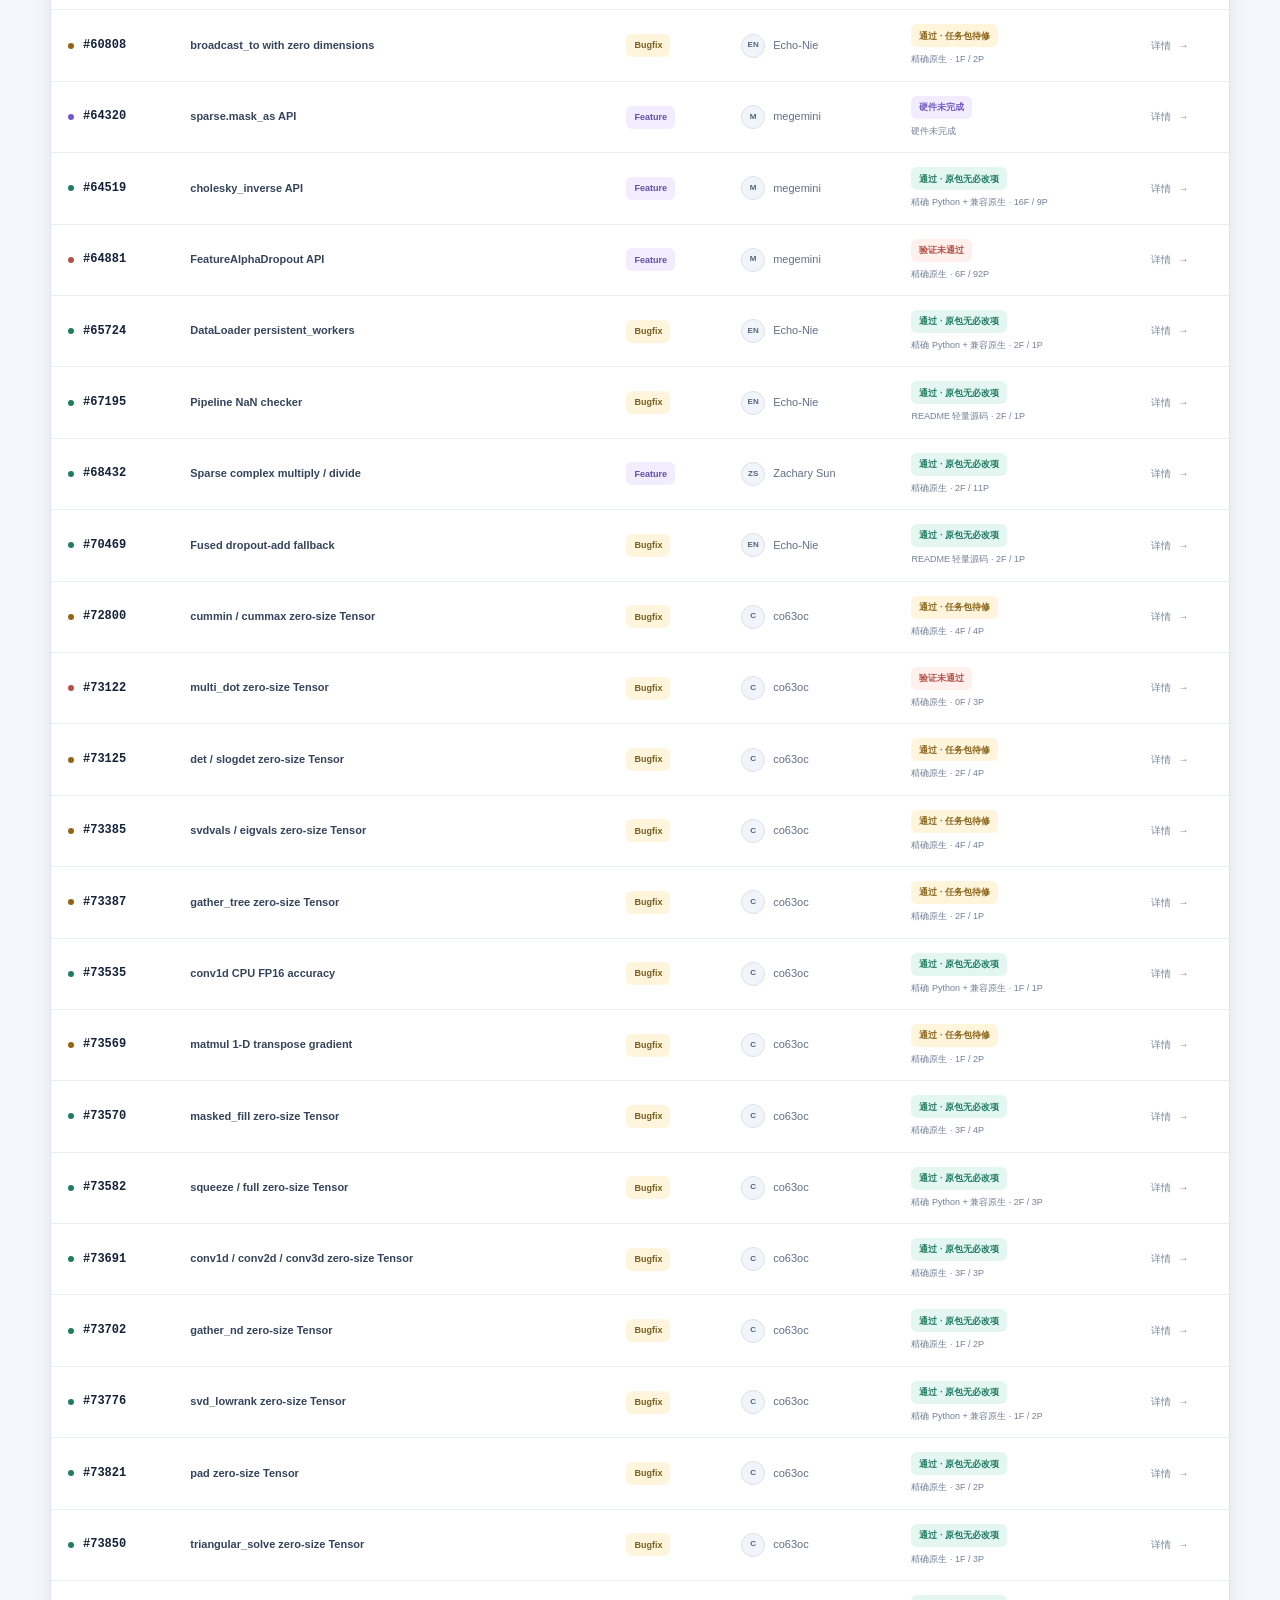
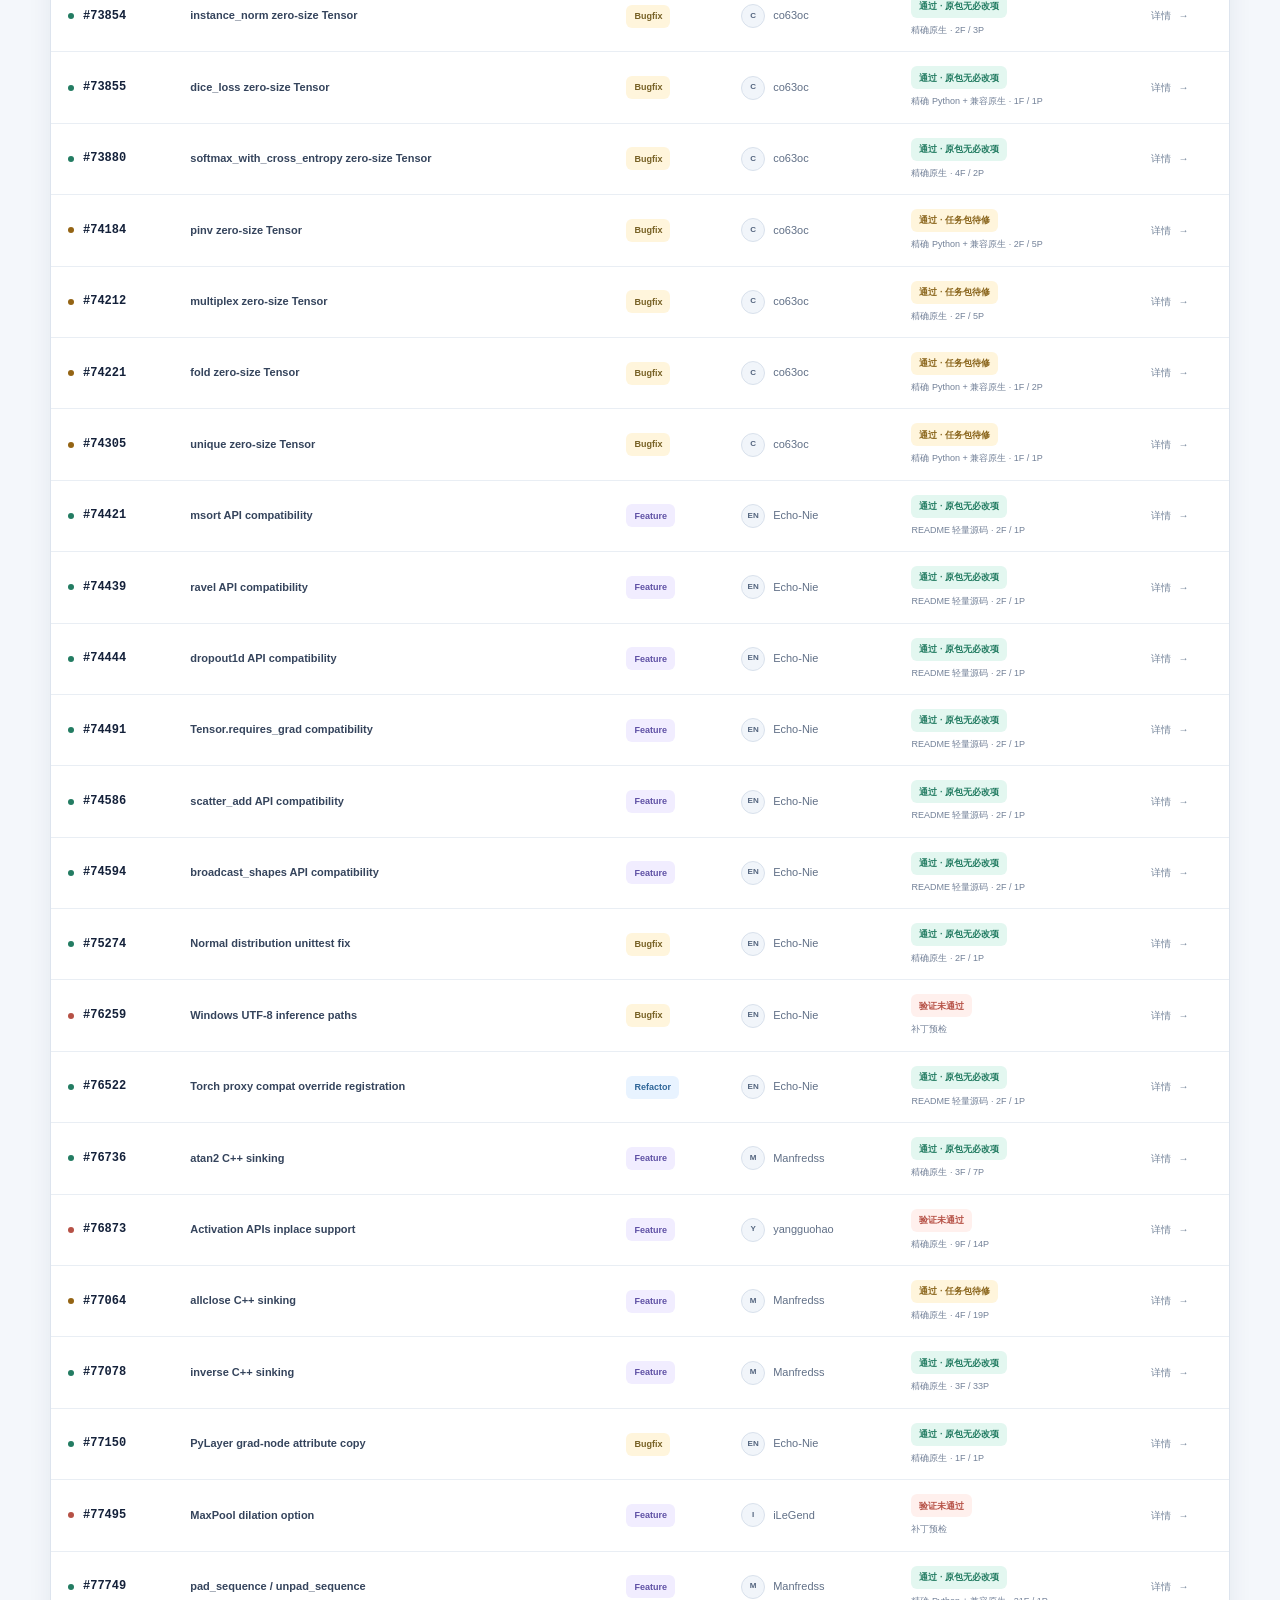
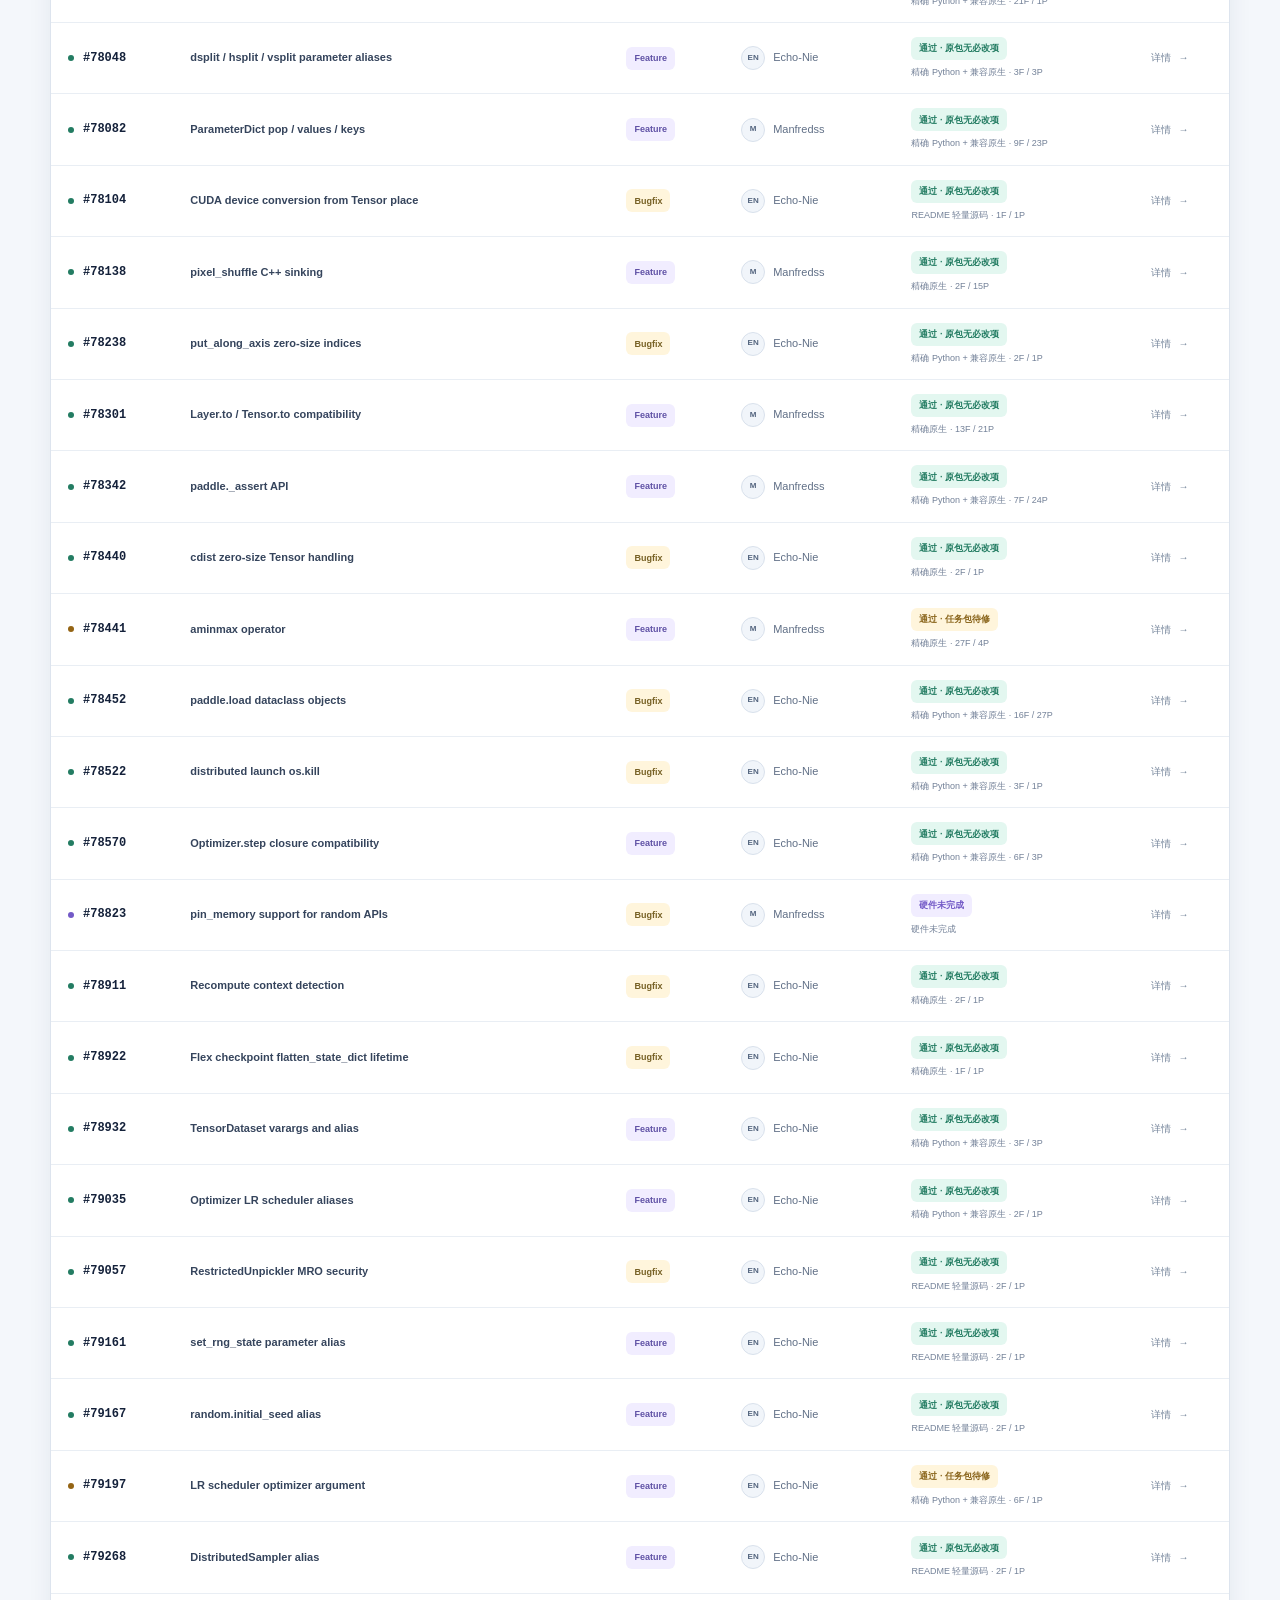
<file: archive/20260911-verification/docs/index.html>
<!doctype html>
<html lang="zh-CN">
  <head>
    <meta charset="utf-8" />
    <meta name="viewport" content="width=device-width, initial-scale=1" />
    <meta
      name="description"
      content="SWE-Paddle 105 条任务证据核对：59348 已恢复核心通过，57827 与 59021 已复现目标子集但原包仍有故障。当前 90 条核心通过，其中 71 条原包无必改项、19 条待修；12 条未通过，3 条硬件未完成。"
    />
    <meta name="theme-color" content="#10213a" />
    <title>SWE-Paddle 可评测性雷达</title>
    <link rel="icon" type="image/svg+xml" href="data:image/svg+xml,%3Csvg xmlns='http://www.w3.org/2000/svg' viewBox='0 0 32 32'%3E%3Crect width='32' height='32' rx='8' fill='%2310213a'/%3E%3Ctext x='16' y='21' text-anchor='middle' font-family='sans-serif' font-weight='700' font-size='14' fill='%23ffffff'%3ESP%3C/text%3E%3C/svg%3E" />
    <link rel="stylesheet" href="assets/styles.css?v=audit-207998d-20260911" />
  </head>
  <body>
    <a class="skip-link" href="#main">跳到主要内容</a>

    <header class="hero">
      <div class="hero-grid" aria-hidden="true"></div>
      <div class="orb orb-one" aria-hidden="true"></div>
      <div class="orb orb-two" aria-hidden="true"></div>

      <nav class="topbar shell" aria-label="主导航">
        <a class="brand" href="#top" aria-label="SWE-Paddle 首页">
          <span class="brand-mark" aria-hidden="true">SP</span>
          <span>
            <strong>SWE-Paddle</strong>
            <small>Community readiness</small>
          </span>
        </a>
        <div class="nav-actions">
          <span class="snapshot-chip">
            <span class="live-dot" aria-hidden="true"></span>
            Snapshot <code id="snapshot-short">207998da</code>
          </span>
          <a
            class="ghost-button"
            href="https://github.com/PaddlePaddle/community/tree/207998dab8c4c76c8558c3cca8ef177c69f10c1c/swe-paddle/tasks"
            target="_blank"
            rel="noreferrer"
          >
            查看数据源
            <span aria-hidden="true">↗</span>
          </a>
        </div>
      </nav>

      <div class="hero-content shell" id="top">
        <div class="hero-copy">
          <p class="eyebrow"><span>F2P</span><i></i><span>P2P</span><i></i><span>105 TASKS</span></p>
          <h1>把每一条样本，<br />推进到<strong>可评测</strong>。</h1>
          <p class="hero-lead">
            核对全部 105 条完整任务：90 条核心 F2P/P2P 通过，其中
            71 条原包无必改项、19 条需要修改；12 条未通过，3 条硬件未完成。
          </p>
          <p class="audit-correction-note"><strong>59348 已恢复核心通过，入口仍待修。</strong><br />2026-09-11 复验还确认 57827、59021 的目标子集可通过；完整原包仍有其他故障，这两条继续保留“验证未通过”。详情列出复验节点和历史差异。</p>
          <div class="hero-buttons">
            <a class="primary-button" id="package-fixes-link" href="#package-fixes">查看 19 条任务包待修</a>
            <a class="text-button" href="#all-tasks">浏览全部 105 条 <span>↓</span></a>
          </div>
          <p class="updated-line">
            <span class="updated-icon" aria-hidden="true">✓</span>
            原验收发布于 <time id="updated-at" datetime="2026-09-10">2026-09-10</time>
          </p>
          <p class="audit-update-line">核对日期 <time id="reviewed-at" datetime="2026-09-11">2026-09-11</time> · <a id="verification-audit-link" href="verification-audit-20260911.md">查看全部 105 条核对报告 ↗</a><br /><span>原验证记录为 2026-09-09；核对日期不代表 105 条重新执行。原封存记录保留，当前状态已纳入上述复验结论。</span></p>
        </div>

        <aside class="readiness-card" aria-label="全部 105 条任务的验证通过率，含兼容环境与 README 轻量路线">
          <div class="readiness-head">
            <span>核心 F2P/P2P 验证通过率<br /><small>含兼容环境与 README 轻量路线</small></span>
            <span class="trend-chip">全部 105 条</span>
          </div>
          <div class="progress-wrap">
            <div class="progress-ring" id="progress-ring" role="img" aria-label="核心验证通过 90 / 105，85.7%">
              <div class="progress-center">
                <strong id="pass-rate">85.7%</strong>
                <span>核心通过 · 90 / 105</span>
              </div>
            </div>
          </div>
          <div class="readiness-numbers">
            <div>
              <span class="number-dot pass-dot"></span>
              <span>核心通过（含 19 条待修）</span>
              <strong id="hero-direct">90</strong>
            </div>
            <div>
              <span class="number-dot fix-dot"></span>
              <span>验证未通过</span>
              <strong id="hero-needs-fix">12</strong>
            </div>
            <div>
              <span class="number-dot fail-dot"></span>
              <span>硬件未完成</span>
              <strong id="hero-core-failed">3</strong>
            </div>
          </div>
          <p class="readiness-note" id="readiness-note">90 条核心通过 = 71 条原包无必改项 + 19 条待修。71 条可在各自记录的环境范围内原样使用，不代表全部是精确原生编译。</p>
        </aside>
      </div>
    </header>

    <main id="main">
      <section class="metrics-section shell" aria-labelledby="metrics-title">
        <h2 class="sr-only" id="metrics-title">数据概览</h2>
        <div class="metric-card metric-primary">
          <span class="metric-icon" aria-hidden="true">∑</span>
          <div>
            <strong id="metric-total">105</strong>
            <span>文件齐全的任务包</span>
          </div>
          <small>另有 4 条仅 proposal，不计入完整任务</small>
        </div>
        <div class="metric-card">
          <span class="metric-icon success-icon" aria-hidden="true">✓</span>
          <div>
            <strong id="metric-direct">71</strong>
            <span>验证通过 · 原包无必改项</span>
          </div>
          <small class="success-text">在各条记录的运行环境范围内可原样使用</small>
        </div>
        <div class="metric-card">
          <span class="metric-icon warning-icon" aria-hidden="true">↻</span>
          <div>
            <strong id="metric-needs-fix">19</strong>
            <span>验证通过 · 任务包待修</span>
          </div>
          <small class="warning-text">入口 / 描述 / fixture 等问题需修改后复验</small>
        </div>
        <div class="metric-card">
          <span class="metric-icon danger-icon" aria-hidden="true">!</span>
          <div>
            <strong id="metric-core-failed">15</strong>
            <span>验证未通过 / 未完成</span>
          </div>
          <small class="danger-text">12 条未通过 + 3 条硬件未完成</small>
        </div>
      </section>

      <section class="criterion-section shell" aria-labelledby="criterion-title">
        <div class="criterion-label">
          <span class="section-kicker">判定口径</span>
          <h2 id="criterion-title">核心矩阵与原包入口，分别验收</h2>
        </div>
        <div class="criterion-flow" aria-label="验证检查的四个方面">
          <div class="flow-step">
            <span class="flow-index">01</span>
            <div>
              <strong>Base 有效失败</strong>
              <p>至少一个目标测试真实暴露待修缺陷。</p>
            </div>
          </div>
          <span class="flow-arrow" aria-hidden="true">→</span>
          <div class="flow-step">
            <span class="flow-index">02</span>
            <div>
              <strong>Gold 稳定转绿</strong>
              <p>同一目标节点在修复态连续通过。</p>
            </div>
          </div>
          <span class="flow-arrow" aria-hidden="true">→</span>
          <div class="flow-step">
            <span class="flow-index">03</span>
            <div>
              <strong>P2P 保持通过</strong>
              <p>至少一个有意义的旧行为在两态均绿。</p>
            </div>
          </div>
          <span class="flow-arrow" aria-hidden="true">→</span>
          <div class="flow-step">
            <span class="flow-index">04</span>
            <div>
              <strong>原包与环境证据</strong>
              <p>原始脚本能否执行；精确、兼容与轻量路线分别标记。</p>
            </div>
          </div>
        </div>
        <p class="criterion-footnote" id="criterion-footnote">
          原全量 105 条验收记录日期为 2026-09-09；当前状态纳入 2026-09-11 对 3 条争议任务的复验结论。核心通过不等于原入口通过；已通过子集不等于整题通过。失败、跳过、未配对节点及硬件限制保留在详情。以下按运行证据划分当前 90 条核心通过任务，不是额外的通过数。
        </p>
        <p class="criterion-footnote">Base = 未打修复补丁；Gold = 已打参考修复补丁。F2P（Fail to Pass）是同一测试在修复前失败、修复后通过；P2P（Pass to Pass）是在修复前后都通过。详情可展开完整测试节点及两轮结果；“未执行”表示没有该轮记录，不算通过或失败。</p>
        <div class="evidence-grid" aria-label="90 条核心通过任务的运行证据">
          <a class="evidence-card" href="#all-tasks">
            <strong id="evidence-strict">37</strong>
            <div><b>精确原生 / 精确 Python</b><p>两类证据分别标记。精确 Python 验证不等于已精确编译整个原生运行时。</p></div>
          </a>
          <a class="evidence-card compatible-evidence" href="?evidence=exact_python_compatible_native#all-tasks">
            <strong id="evidence-compatible">28</strong>
            <div><b>精确 Python + 兼容原生</b><p>按原任务复现核心矩阵，底层使用兼容载体；不可扩展为精确原生编译结论。</p></div>
          </a>
          <a class="evidence-card lightweight-evidence" href="#all-tasks">
            <strong id="evidence-lightweight">25</strong>
            <div><b>README 允许的轻量路线</b><p>按任务约定的源码或轻量 C++ 路线验证；不等于完整 Paddle 原生编译。</p></div>
          </a>
        </div>
        <p class="history-note">这里仅展示任务包与 F2P/P2P 基础验收，不是模型评测成绩。71 条原包无必改项须在各自记录的环境与测试范围内使用，具体限制见详情。</p>
      </section>

      <section class="fixes-section" id="package-fixes" aria-labelledby="fixes-title">
        <div class="shell">
          <div class="section-heading">
            <div>
              <span class="section-kicker">PACKAGE NOT READY</span>
              <h2 id="fixes-title">19 条核心验证通过，但原始任务包需要修改</h2>
              <p>核心 F2P/P2P 已成立，但入口、描述或 fixture 等仍需修正；原脚本结果与独立诊断结果分开记录。</p>
              <p>包含本次纠正的 59348：全部 15 个测试节点已验证，原入口仍需修改。60808 与 78441 原入口已通过，需要修改的分别是文档说明和测试质量。</p>
            </div>
            <div class="category-summary" id="fix-summary" aria-label="Task 包不通过分类汇总"></div>
          </div>

          <div class="fix-grid" id="fix-grid"></div>
        </div>
      </section>

      <section class="issues-section" id="issues" aria-labelledby="issues-title">
        <div class="shell">
          <div class="section-heading">
            <div>
              <span class="section-kicker">ACTION REQUIRED</span>
              <h2 id="issues-title">12 条验证未通过，3 条硬件未完成</h2>
              <p>实际失败与缺 CUDA / XPU 的未完成分开记录；补丁预检失败也不冒充已经动态运行。</p>
            </div>
            <div class="category-summary" id="category-summary" aria-label="问题分类汇总"></div>
          </div>

          <div class="issue-grid" id="issue-grid"></div>

          <details class="update-history" id="update-history">
            <summary>更新记录与历史统计说明</summary>
            <p>2026-09-11：核对全部 105 条；复验后 59348 恢复核心通过，57827、59021 已复现目标子集但完整原包仍有故障。当前 90 条核心通过（71 条原包无必改项、19 条待修），12 条未通过、3 条硬件未完成。原封存记录保留，核对日期不等于全量重跑日期。<a href="verification-audit-20260911.md">查看核对报告 ↗</a></p>
            <p>2026-09-10：发布全量 105 条基础验收，89 条核心通过（71 条原包无必改项、18 条待修），13 条未通过、3 条硬件未完成；验证记录日期为 2026-09-09。</p>
            <p>历史增量记录：2026-09-09 曾验证 9 条新增、19 条修改任务，共 28 条（21 条通过、5 条未通过、2 条未完成）。这不是当前全量结论；原历史资料保留备查。</p>
            <p><a href="validation-update-20260909.md">查看历史增量验证报告 ↗</a> · <a href="overall-status-20260909.md">查看历史整体汇总 ↗</a></p>
          <aside class="correction-banner" id="correction-banner">
            <div class="correction-icon" aria-hidden="true">✓</div>
            <div>
              <span class="correction-label">历史记录 · 2026-09-07 统计更正 · 非本轮结果</span>
              <h3 id="correction-title">纠正历史汇总：13 条移出可直接评测</h3>
              <p id="correction-summary"></p>
              <p class="correction-caveat" id="correction-caveat"></p>
            </div>
            <button class="secondary-button" type="button" data-task-id="57827">查看 57827</button>
          </aside>
          </details>
        </div>
      </section>

      <section class="all-section shell" id="all-tasks" aria-labelledby="all-title">
        <div class="section-heading all-heading">
          <div>
            <span class="section-kicker">FULL INVENTORY</span>
            <h2 id="all-title">全部任务</h2>
            <p>全部 105 条任务均纳入原验收及本次证据核对；可组合筛选状态与运行证据，查看具体测试、问题原因和历史差异。</p>
          </div>
          <p class="result-count" aria-live="polite"><strong id="visible-count">105</strong> / <span id="inventory-total">105</span> 条</p>
        </div>

        <div class="filter-bar" aria-label="任务筛选器">
          <label class="search-field">
            <span class="sr-only">搜索任务</span>
            <span aria-hidden="true">⌕</span>
            <input id="search-input" type="search" placeholder="搜索 PR、主题、作者或测试节点…" autocomplete="off" />
          </label>
          <label>
            <span class="sr-only">验证状态</span>
            <select id="status-filter">
              <option value="all">全部状态</option>
              <option value="passed">通过 · 原包无必改项（71）</option>
              <option value="needs_fix">通过 · 任务包待修（19）</option>
              <option value="failed">验证未通过（12）</option>
              <option value="incomplete">硬件未完成（3）</option>
            </select>
          </label>
          <label>
            <span class="sr-only">运行证据</span>
            <select id="source-filter">
              <option value="all">全部运行证据</option>
              <option value="exact_native">精确原生</option>
              <option value="exact_python">精确 Python</option>
              <option value="exact_python_compatible_native">精确 Python + 兼容原生</option>
              <option value="lightweight_source">README 轻量源码</option>
              <option value="lightweight_cpp">README 轻量 C++</option>
              <option value="patch_preflight">补丁预检</option>
              <option value="environment_incomplete">硬件未完成</option>
            </select>
          </label>
          <label>
            <span class="sr-only">任务类型</span>
            <select id="type-filter">
              <option value="all">全部类型</option>
              <option value="bugfix">Bugfix</option>
              <option value="feature">Feature</option>
              <option value="refactor">Refactor</option>
              <option value="unknown">类型未确认</option>
            </select>
          </label>
          <label>
            <span class="sr-only">样本作者</span>
            <select id="author-filter">
              <option value="all">全部作者</option>
            </select>
          </label>
          <button class="clear-button" id="clear-filters" type="button">清除筛选</button>
        </div>

        <div class="table-wrap">
          <table>
            <thead>
              <tr>
                <th scope="col">Task</th>
                <th scope="col">主题</th>
                <th scope="col">类型</th>
                <th scope="col">样本作者</th>
                <th scope="col">验证状态 / 证据</th>
                <th scope="col"><span class="sr-only">操作</span></th>
              </tr>
            </thead>
            <tbody id="task-table-body"></tbody>
          </table>
          <div class="empty-state" id="empty-state" hidden>
            <span aria-hidden="true">⌕</span>
            <strong>没有匹配的任务</strong>
            <p>换一个关键词或清除筛选条件试试。</p>
          </div>
        </div>
      </section>
    </main>

    <footer>
      <div class="shell footer-inner">
        <div>
          <strong>SWE-Paddle 可评测性雷达</strong>
          <p>社区协作视图 · 数据快照 <code id="footer-snapshot">207998da</code></p>
        </div>
        <div class="footer-links">
          <a href="#criterion-title">验证口径</a>
          <a href="#package-fixes">任务包待修</a>
          <a href="#issues">未通过 / 未完成</a>
          <a id="latest-report-link" href="acceptance-20260910.md">全量逐题验收报告</a>
          <a href="verification-audit-20260911.md">105 条证据核对报告</a>
          <a id="issue-explanations-link" href="issue-explanations-20260910.md">历史 18 条待修说明</a>
          <a href="#update-history">更新记录</a>
          <a href="validation-correction-20260907.md">历史统计更正</a>
          <a
            href="https://github.com/PaddlePaddle/community/tree/207998dab8c4c76c8558c3cca8ef177c69f10c1c/swe-paddle/tasks"
            target="_blank"
            rel="noreferrer"
          >数据源 ↗</a>
        </div>
      </div>
    </footer>

    <dialog class="task-dialog" id="task-dialog" aria-labelledby="dialog-title">
      <div class="dialog-shell">
        <button class="dialog-close" type="button" aria-label="关闭详情">×</button>
        <div id="dialog-content"></div>
      </div>
    </dialog>

    <script src="assets/data.js?v=c9e46547"></script>
    <script src="assets/validation-update.js?v=207998d-20260909"></script>
    <script src="assets/overall-status.js?v=overall-207998d-20260909"></script>
    <script src="assets/acceptance-20260910.js?v=acceptance-207998d-20260910"></script>
    <script src="assets/issue-explanations-20260910.js?v=acceptance-207998d-20260910-r2"></script>
    <script src="assets/acceptance-recheck-20260911.js?v=audit-207998d-20260911"></script>
    <script src="assets/verification-audit-20260911.js?v=audit-207998d-20260911"></script>
    <script src="assets/app.js?v=audit-207998d-20260911"></script>
  </body>
</html>
</file>
<file: docs/assets/styles.css>
:root{--ink:#14213a;--soft:#58687f;--paper:#f4f7fb;--line:#dde4ee;--blue:#3972f6;--mint:#229c78;--amber:#b97b16;--coral:#cc544b;--purple:#8067cf;--shadow:0 12px 35px rgb(28 47 80 / 7%)}
*{box-sizing:border-box}html{scroll-behavior:smooth;scroll-padding-top:24px}body{margin:0;color:var(--ink);background:var(--paper);font-family:Inter,ui-sans-serif,-apple-system,BlinkMacSystemFont,"Segoe UI","PingFang SC","Hiragino Sans GB","Microsoft YaHei",Arial,sans-serif;font-size:15px;line-height:1.65;-webkit-font-smoothing:antialiased}a{color:inherit;text-decoration:none}button,input,select{font:inherit}button,select{cursor:pointer}code{font-family:"SFMono-Regular",Consolas,"Liberation Mono",monospace}button{color:inherit}.shell{width:min(calc(100% - 40px),1180px);margin-inline:auto}.sr-only{position:absolute;width:1px;height:1px;padding:0;margin:-1px;overflow:hidden;clip:rect(0,0,0,0);white-space:nowrap;border:0}[hidden]{display:none!important}:focus-visible{outline:3px solid #72a2ff;outline-offset:4px}.skip-link{position:fixed;z-index:100;top:12px;left:12px;padding:9px 14px;border-radius:8px;background:#fff;transform:translateY(-150%)}.skip-link:focus{transform:translateY(0)}
.hero{position:relative;overflow:hidden;color:white;background:radial-gradient(circle at 75% 40%,#1b4168 0,transparent 44%),linear-gradient(130deg,#0b182b,#102a46)}.hero:before{content:"";position:absolute;inset:0;pointer-events:none;opacity:.15;background-image:linear-gradient(#7893b9 1px,transparent 1px),linear-gradient(90deg,#7893b9 1px,transparent 1px);background-size:65px 65px;mask-image:linear-gradient(black,transparent)}.topbar{position:relative;display:flex;align-items:center;justify-content:space-between;min-height:88px;border-bottom:1px solid #ffffff19}.brand{display:flex;align-items:center;gap:12px}.brand-mark{display:grid;place-items:center;width:42px;height:42px;border:1px solid #ffffff30;border-radius:12px;background:#ffffff10;font-size:13px;font-weight:800}.brand strong,.brand small{display:block}.brand strong{font-size:16px}.brand small{font-size:11px;color:#a0b4ce}.ghost-button{padding:9px 14px;border:1px solid #ffffff30;border-radius:9px;background:#ffffff08;font-size:12px}.ghost-button:hover{background:#ffffff15}.hero-content{position:relative;display:grid;grid-template-columns:1fr 380px;gap:90px;align-items:center;padding:68px 0 100px}.eyebrow{font-size:11px;color:#94b8e7;letter-spacing:.17em;font-weight:750}h1{margin:23px 0;font-size:clamp(40px,4.8vw,64px);line-height:1.22;letter-spacing:-.045em;font-weight:650}h1 strong{font-weight:650;color:#7cdeb9}.hero-lead{font-size:17px;line-height:1.9;color:#bacbe0}.hero-buttons{display:flex;align-items:center;gap:24px;margin-top:30px}.primary-button{display:inline-flex;padding:13px 20px;border-radius:10px;color:#102b2e;background:#7cdeb9;font-size:13px;font-weight:750}.primary-button:hover{background:#98e8c9}.text-button{font-size:13px;color:#d1ddee}.updated-line{margin-top:27px;color:#97aecb;font-size:11px}.readiness-card{padding:26px 28px;border:1px solid #ffffff26;border-radius:22px;background:#ffffff08;box-shadow:0 18px 60px #06122230}.readiness-head{display:flex;align-items:center;justify-content:space-between;font-size:12px;color:#d0deef}.trend-chip{border:1px solid #ffffff1a;border-radius:6px;font-size:10px;padding:3px 7px;color:#a3b9d4}.progress-ring{display:grid;place-items:center;width:204px;height:204px;margin:29px auto;background:conic-gradient(#76dcb7 var(--progress,0%),#314963 0);border-radius:50%;transform:rotate(-35deg)}.progress-center{display:flex;flex-direction:column;align-items:center;justify-content:center;width:175px;height:175px;background:#173451;border-radius:50%;transform:rotate(35deg)}.progress-center strong{font-size:42px;letter-spacing:-.06em;line-height:1.3}.progress-center span{font-size:12px;color:#adbed4}.readiness-numbers{display:grid;gap:9px}.readiness-numbers>div{display:grid;grid-template-columns:7px 1fr auto;align-items:center;gap:8px;color:#b9cbe0;font-size:11px}.readiness-numbers strong{color:white;font-size:14px}.number-dot{height:6px;width:6px;border-radius:50%;background:#b4c5da}.number-dot.passed{background:#76dcb7}.number-dot.needs_fix{background:#ecc16e}.number-dot.failed{background:#ef9187}.number-dot.incomplete{background:#b8a9e9}.readiness-note{border-top:1px solid #ffffff15;padding-top:15px;margin:18px 0 0;color:#9eb3ce;font-size:11px;line-height:1.8}
.metrics-section{position:relative;margin-top:-30px;display:grid;grid-template-columns:repeat(4,1fr);gap:15px}.metric-card{display:flex;flex-direction:column;padding:22px 24px;background:white;border:1px solid var(--line);border-radius:14px;box-shadow:var(--shadow)}.metric-card strong{font-size:34px;letter-spacing:-.04em;line-height:1.3}.metric-card span{font-size:12px;font-weight:750;margin-top:6px}.metric-card small{font-size:10px;color:var(--soft);margin-top:7px}.metric-card.passed strong{color:var(--mint)}.metric-card.needs_fix strong{color:var(--amber)}.metric-card.failed strong{color:var(--coral)}.metric-card.incomplete strong{color:var(--purple)}.criterion-section{padding:66px 0 55px}.section-kicker{color:var(--blue);font-size:11px;font-weight:750;letter-spacing:.08em}h2{margin:8px 0 0;font-size:27px;font-weight:700;letter-spacing:-.03em}.criterion-grid{display:grid;grid-template-columns:repeat(3,1fr);gap:24px;margin-top:26px}.criterion-grid>div{border-top:1px solid var(--line);padding-top:20px}.step-index{font-family:monospace;color:#8d9cb1;font-size:11px}.criterion-grid h3{font-size:14px;margin:10px 0 5px}.criterion-grid p{margin:0;font-size:12px;color:var(--soft)}.scope-note{margin:26px 0 0;font-size:11px;color:#69798d;line-height:1.9}.issues-section{padding:52px 0 60px;background:#eaf0f7;border-block:1px solid #dee7f1}.section-heading{display:flex;align-items:flex-end;justify-content:space-between;gap:24px;margin-bottom:27px}.section-heading p{margin:10px 0 0;font-size:12px;color:var(--soft)}.category-summary{display:flex;flex-wrap:wrap;gap:7px;justify-content:flex-end}.category-summary span{white-space:nowrap;font-size:11px;padding:5px 9px;border:1px solid #cbd8e7;border-radius:7px;color:#526783}.category-summary b{margin-left:7px;color:var(--ink)}.issue-grid{display:grid;grid-template-columns:repeat(3,minmax(0,1fr));gap:18px}.issue-card{position:relative;display:flex;flex-direction:column;min-width:0;padding:23px 22px 18px;border:1px solid #d9e2ee;border-top:3px solid var(--amber);border-radius:13px;background:white;text-align:left;box-shadow:0 5px 16px #243f6810;transition:transform .15s,box-shadow .15s}.issue-card.failed{border-top-color:var(--coral)}.issue-card.incomplete{border-top-color:var(--purple)}.issue-card:hover{transform:translateY(-3px);box-shadow:var(--shadow)}.issue-top{display:flex;align-items:center;justify-content:space-between;gap:9px;margin-bottom:14px}.issue-top>strong{font-size:18px;letter-spacing:-.035em}.cause-badge{font-size:10px;color:#586b84;background:#f0f4f9;padding:3px 7px;border-radius:5px;white-space:nowrap}.issue-card h3{font-size:14px;line-height:1.8;margin:13px 0 8px;font-weight:700;overflow-wrap:anywhere}.issue-card>p{font-size:12px;color:var(--soft);line-height:1.85;margin:0 0 18px;overflow-wrap:anywhere}.issue-action{display:block;border-top:1px solid #e5ebf3;padding-top:14px;margin-top:auto;font-size:12px;color:#53677f;line-height:1.9;overflow-wrap:anywhere}.issue-action b{display:block;color:#253f5c;font-size:10px;margin-bottom:3px}.issue-footer{display:flex;justify-content:space-between;margin-top:21px;padding-top:13px;border-top:1px solid #edf1f7;color:#3e6ba2;font-size:10px}.status-badge{display:inline-flex;align-self:flex-start;white-space:nowrap;padding:4px 8px;border-radius:6px;font-size:10px;font-weight:700;background:#edf2f8;color:#526783}.status-badge.passed{background:#e1f4ec;color:#237357}.status-badge.needs_fix{background:#fff2d8;color:#916114}.status-badge.failed{background:#ffebe7;color:#b34239}.status-badge.incomplete{background:#eee9fb;color:#7153b6}
.all-section{padding:58px 0 70px}.result-count{white-space:nowrap}.result-count strong{font-size:19px;color:var(--ink)}.filter-bar{display:flex;flex-wrap:wrap;gap:9px;margin-bottom:18px}.search-field{flex:1;min-width:240px}.filter-bar input,.filter-bar select{width:100%;min-height:42px;border:1px solid #d6e0ed;border-radius:8px;background:white;color:#52647b;font-size:11px;padding:9px 12px}.filter-bar input{font-size:12px}.clear-button{background:none;border:0;color:#5477a4;font-size:11px;padding:7px}.table-wrap{overflow-x:auto;border:1px solid var(--line);border-radius:12px;background:white;box-shadow:var(--shadow)}table{border-collapse:collapse;width:100%}.inventory-table{min-width:900px}.inventory-table th{font-size:10px;text-align:left;color:#798aa1;background:#edf2f8;padding:16px 20px;font-weight:600}.inventory-table td{padding:19px 20px;border-top:1px solid #e8edf5;vertical-align:middle}.inventory-table td:first-child{width:135px}.inventory-table td:nth-child(2){width:44%;max-width:540px}.inventory-table small{display:block;font-size:10px;color:#8190a3;margin-top:5px}.task-id{background:none;border:0;padding:0;color:#3166ad;font-weight:750;font-size:14px}.task-title{font-size:12px;font-weight:650}.task-summary{font-size:11px;color:#697b91;margin:6px 0 0;line-height:1.8;overflow-wrap:anywhere}.matrix-count{font-size:11px;white-space:nowrap;color:#5c6e86}.detail-button{white-space:nowrap;border:1px solid #dce5ef;border-radius:7px;background:white;color:#52729b;font-size:10px;padding:7px 9px}.detail-button:hover{background:#f0f5fc}.empty-state{padding:60px;text-align:center;color:var(--soft);font-size:13px}footer{background:#102139;color:#d0dcee;padding:34px 0}.footer-inner{display:flex;align-items:center;justify-content:space-between;gap:26px}.footer-inner strong{font-size:13px}.footer-inner p{font-size:10px;color:#8ea4c1;margin:8px 0 0}.footer-links{display:flex;flex-wrap:wrap;gap:19px;color:#a3b6d0;font-size:11px}
.task-dialog{width:min(1050px,calc(100% - 30px));max-height:calc(100dvh - 40px);padding:0;border:0;border-radius:20px;color:var(--ink);background:white;box-shadow:0 40px 100px #08162a50;overflow:auto}.task-dialog::backdrop{background:#091729b5;backdrop-filter:blur(4px)}.dialog-shell{position:relative;padding:32px}.dialog-close{position:absolute;right:18px;top:18px;width:32px;height:32px;display:grid;place-items:center;padding:0;border:1px solid var(--line);border-radius:50%;background:#f8fafc;color:#61748d;font-size:22px}.dialog-eyebrow{margin:0;color:#5680b2;font-size:10px;letter-spacing:.07em}.dialog-title-row{display:flex;align-items:center;gap:14px;margin-top:10px}.dialog-title-row h2{margin:0;font-size:27px}.dialog-title-row .status-badge{align-self:center}.dialog-topic{margin:7px 35px 0 0;color:#64758b;font-size:13px;overflow-wrap:anywhere}.diagnosis{margin-top:25px;padding:22px;border:1px solid #e8d6b2;border-left:4px solid var(--amber);border-radius:12px;background:#fffcf5}.diagnosis.passed{border-color:#b9e0cf;border-left-color:var(--mint);background:#f1faf6}.diagnosis.failed{border-color:#f0cdc9;border-left-color:var(--coral);background:#fff7f5}.diagnosis.incomplete{border-color:#dcd3f4;border-left-color:var(--purple);background:#faf8ff}.diagnosis h3{font-size:17px;line-height:1.75;margin:12px 0 7px}.diagnosis p,.dialog-section p{font-size:13px;color:#53667e;line-height:1.95;margin:0;overflow-wrap:anywhere}.dialog-section{margin-top:23px}.dialog-section h3{font-size:12px;margin:0 0 6px;color:#264e7b}.action-box{padding:17px 19px;border-left:3px solid var(--blue);background:#eef4ff;border-radius:0 10px 10px 0}.matrix-panel{display:flex;flex-wrap:wrap;gap:15px 34px;margin-top:24px;padding:18px 20px;border:1px solid var(--line);border-radius:10px;background:#f7f9fc}.matrix-panel small{display:block;font-size:10px;color:#7d8ea5}.matrix-panel strong{font-size:12px;color:#3a536f}.matrix-panel p{flex-basis:100%;font-size:11px;color:#677b93;margin:0;overflow-wrap:anywhere}.check-details,.problem-test-details{margin-top:22px;min-width:0}.check-details summary,.problem-test-details summary{font-size:12px;font-weight:700;color:#3c618d;cursor:pointer}.problem-test-details ul{padding-left:19px;font-size:11px;color:#60758e}.problem-test-details li{padding:5px 0;overflow-wrap:anywhere}.check-legend{font-size:11px;color:#75869c;line-height:1.8}.check-table-wrap{overflow-x:auto;max-width:100%;border:1px solid var(--line);border-radius:8px;overscroll-behavior-x:contain}.check-table{min-width:890px;table-layout:fixed;font-size:11px}.check-table th,.check-table td{padding:13px 12px;border-bottom:1px solid #e4eaf3;text-align:left;vertical-align:top;color:#5e7088;line-height:1.8;font-weight:400;text-transform:none;letter-spacing:normal}.check-table th:first-child{width:36%}.check-table th:last-child{width:28%}.check-table thead th{background:#edf2f8;font-weight:650;font-size:10px}.check-table code{font-size:10px;white-space:normal;overflow-wrap:anywhere;word-break:normal;text-transform:none;letter-spacing:normal}.check-explanation{overflow-wrap:anywhere}.test-state{white-space:nowrap;font-size:10px}.test-state.passed{color:#23775a}.test-state.failed,.test-state.error,.test-state.crashed{color:#b45148}.test-state.skipped,.test-state.missing,.test-state.not_run{color:#8b7da2}.round-divider{color:#a6b0be}.excluded-check{background:#faf8f2}.checks-empty{font-size:12px;color:#667991}.dialog-links{display:flex;flex-wrap:wrap;gap:9px;margin-top:28px}.dialog-links a{padding:9px 13px;border:1px solid #d5e0ed;border-radius:8px;font-size:11px;color:#536c8b}.dialog-links a:first-child{background:var(--blue);border-color:var(--blue);color:white}
@media(min-width:1500px){.shell{width:min(calc(100% - 64px),1300px)}}
@media(max-width:1100px){.hero-content{gap:40px;grid-template-columns:1fr 340px}.issue-grid{grid-template-columns:repeat(2,minmax(0,1fr))}.metrics-section{gap:10px}.metric-card{padding:19px 17px}.section-heading{align-items:flex-start}.category-summary{max-width:250px}}
@media(max-width:760px){.shell{width:calc(100% - 32px)}.topbar{min-height:74px}.hero-content{grid-template-columns:1fr;gap:35px;padding:32px 0 68px}.hero-content h1{font-size:45px}.hero-lead{font-size:15px}.readiness-card{max-width:420px;width:100%;margin:auto}.metrics-section{grid-template-columns:repeat(2,1fr);gap:10px}.metric-card strong{font-size:30px}.metric-card span{font-size:11px}.metric-card small{font-size:10px}.criterion-section{padding:42px 0}.criterion-grid{grid-template-columns:1fr;gap:18px}.criterion-grid>div{padding-top:14px}.criterion-grid h3{margin-top:4px}.section-heading{flex-direction:column;gap:16px;margin-bottom:24px}.category-summary{justify-content:flex-start;max-width:none}h2{font-size:24px}.issues-section{padding:35px 0}.issue-grid{grid-template-columns:1fr}.issue-card{padding:21px}.issue-card h3{font-size:15px}.issue-card>p,.issue-action{font-size:13px}.all-section{padding:40px 0}.filter-bar>label:not(.search-field){flex:1 1 45%;min-width:0}.search-field{flex-basis:100%;min-width:0}.filter-bar select{max-width:100%;padding-left:9px}.result-count{margin-top:0!important}.footer-inner{align-items:flex-start;flex-direction:column;gap:20px}.task-dialog{width:calc(100% - 16px);max-height:calc(100dvh - 20px);border-radius:14px}.dialog-shell{padding:23px 18px}.dialog-title-row{gap:9px}.dialog-title-row .status-badge{font-size:9px}.dialog-topic{font-size:12px}.diagnosis{padding:17px}.diagnosis h3{font-size:16px}.dialog-section p,.diagnosis p{font-size:13px}.dialog-close{top:13px;right:13px}.matrix-panel{padding:15px}.ghost-button{font-size:11px}.updated-line{font-size:10px}.hero-buttons{gap:19px}.primary-button{padding:12px 15px}}
@media(prefers-reduced-motion:reduce){html{scroll-behavior:auto}*{transition:none!important}}

.check-condition{display:block;margin-top:8px;font-size:10px;color:#2d658f}.test-state.target_abort,.test-state.target_sigabrt,.test-state.aborted,.test-state.setup_error,.test-state.teardown_error,.test-state.collection_error{color:#b45148}

.diagnosis h3{overflow-wrap:anywhere}
.table-wrap{position:relative}
.validation-progress{margin:23px 0 0;display:grid;gap:14px}.validation-progress>div{min-width:0}.validation-progress dt{font-size:12px;font-weight:700;color:#264e7b;margin-bottom:4px}.validation-progress dd{margin:0;font-size:13px;color:#53667e;line-height:1.9;overflow-wrap:anywhere}.card-progress{margin:0 0 18px;gap:11px}.card-progress dt{font-size:10px}.card-progress dd{font-size:12px;line-height:1.85}
@media(max-width:760px){.card-progress dd{font-size:13px}.dialog-title-row .status-badge{white-space:normal;overflow-wrap:anywhere}}
</file>
<file: docs/deepseek-v4-flash/assets/style.css>
@charset "UTF-8";
@font-face{font-family:"Flash86 Sans";src:url("flash86-sans.woff2") format("woff2");font-weight:400;font-style:normal;font-display:swap;}
:root{--ink:#172c27;--muted:#61716a;--green:#296747;--deep:#112a24;--line:#dde4dc;--paper:#f5f6f0;--white:#fff;--pass:#347957;--fail:#a1453a;--review:#99661b;--incomplete:#626c83;--radius:15px}*{box-sizing:border-box}html{scroll-behavior:smooth;scroll-padding-top:24px}body{margin:0;background:var(--paper);color:var(--ink);font-family:"Flash86 Sans",Inter,-apple-system,BlinkMacSystemFont,"Segoe UI","Noto Sans CJK SC","Microsoft YaHei",sans-serif;font-size:15px;line-height:1.65}button,input,select{font:inherit}button,a,input,select,summary{-webkit-tap-highlight-color:transparent}button{cursor:pointer}a{color:inherit;text-decoration:none}button:focus-visible,a:focus-visible,input:focus-visible,select:focus-visible,summary:focus-visible{outline:3px solid #a5c98e;outline-offset:4px}.shell{max-width:1360px;width:calc(100% - 96px);margin-inline:auto}.skip{position:absolute;top:-100px;left:20px;padding:10px;background:#fff;z-index:20}.skip:focus{top:10px}.masthead{background:var(--deep);color:#eff4e9}.nav{height:88px;display:flex;justify-content:space-between;align-items:center;border-bottom:1px solid #ffffff20}.brand{display:flex;gap:14px;align-items:center;font-size:16px;font-weight:650;letter-spacing:.2px}.brand-icon{height:38px;width:38px;display:flex;align-items:center;justify-content:center;background:#c2e3a8;border-radius:9px;color:var(--deep);font-size:22px;font-weight:800;position:relative}.brand-icon>span{font-size:9px;align-self:flex-end;margin:0 0 7px 1px}.brand-sub{display:inline-block;margin-left:16px;padding-left:16px;border-left:1px solid #ffffff35;color:#b6c7bd;font-size:13px;font-weight:400}.nav-links{display:flex;gap:28px;color:#d9e3d9;font-size:13px}.nav-links a:hover{color:#c2e3a8}.hero{padding-block:58px 60px;display:grid;grid-template-columns:1.5fr 1fr;gap:70px;align-items:center}.eyebrow{font-size:11px;letter-spacing:1.5px;font-weight:650;margin:0 0 18px;text-transform:uppercase;display:flex;align-items:center;gap:9px}.status-dot{height:7px;width:7px;background:#bbdf9f;border-radius:50%}h1{font-size:44px;font-weight:650;letter-spacing:-1.8px;line-height:1.15;margin:0 0 24px}h1>span{display:block;font-size:29px;color:#c4dbb3;letter-spacing:-.5px;line-height:1.5;margin-top:14px}.lead{font-size:15px;color:#b5c8bc;line-height:1.9;margin:0 0 28px}.timestamp{margin:0;font-size:11px;color:#9cb5a6}.pass-summary{padding:30px 32px;background:#ffffff06;border:1px solid #7e9d843f;border-radius:var(--radius)}.summary-top{display:flex;align-items:center;justify-content:space-between;font-size:13px;color:#cedecf;gap:10px}.pill-light{border:1px solid #8aaa7940;border-radius:30px;padding:3px 10px;font-size:10px;color:#c6dcaf;white-space:nowrap}.hero-number{display:flex;align-items:baseline;gap:15px;padding-block:9px 16px}.hero-number strong{font-size:88px;line-height:1.25;letter-spacing:-5px;font-weight:600;color:#d7eabe}.hero-number>span{font-size:21px;color:#94ae9d}.segmented{height:8px;display:flex;gap:4px;overflow:hidden;border-radius:4px}.segment{height:100%}.segment.passed{background:#c2e3a8}.segment.failed{background:#c17a63}.segment.review{background:#d7b464}.segment.incomplete{background:#8e9fad}.pass-summary>p{font-size:11px;line-height:1.8;color:#aabfaf;margin:18px 0 0}.metrics{display:grid;grid-template-columns:repeat(4,1fr);gap:0;padding:26px 0;border-bottom:1px solid var(--line)}.metric{background:none;border:0;border-right:1px solid var(--line);text-align:left;padding:4px 30px;color:var(--ink)}.metric:first-child{padding-left:0}.metric:last-child{border-right:0}.metric-top{font-size:12px;display:flex;align-items:center;gap:7px;color:var(--muted)}.dot{width:6px;height:6px;border-radius:50%;display:inline-block;background:currentColor}.metric strong{font-size:38px;font-weight:600;letter-spacing:-1px;line-height:1.5}.metric small{display:block;font-size:11px;color:var(--muted)}.metric:hover strong{color:var(--green)}.overview{display:grid;grid-template-columns:1fr 1.5fr;gap:60px;align-items:center;padding-block:55px 38px}.green{color:var(--green);margin-bottom:12px}h2{font-size:26px;line-height:1.4;font-weight:600;letter-spacing:-.7px;margin:0}.section-intro>p:last-child{font-size:13px;color:var(--muted);margin:12px 0 0}.cause-grid{display:grid;grid-template-columns:repeat(2,1fr);gap:10px}.cause-item{border:1px solid var(--line);border-radius:10px;padding:11px 16px;background:#fff9;display:flex;align-items:center;justify-content:space-between;gap:12px;text-align:left;color:var(--ink);font-size:12px}.cause-item:hover{border-color:#7c9d7d;background:#fff}.cause-item strong{font-size:18px;font-weight:600}.guide{margin-block:0 24px}.guide details{background:#e9eee2;border:1px solid #dbe3d2;border-radius:12px}.guide summary{display:flex;align-items:center;gap:14px;list-style:none;padding:18px 22px;cursor:pointer}.guide summary::-webkit-details-marker{display:none}.guide-icon{border:1px solid #739365;width:26px;height:26px;border-radius:50%;display:flex;align-items:center;justify-content:center;font-size:14px;color:#547048;flex-shrink:0}.guide summary strong{font-size:13px;font-weight:600}.guide summary small{font-size:11px;color:var(--muted);display:inline;margin-left:18px}.expand-icon{margin-left:auto;font-size:19px;line-height:1}.guide details[open] .expand-icon{transform:rotate(45deg)}.guide-body{padding:0 24px 18px;font-size:13px}.guide-body>p{max-width:1050px;color:#42574c}.flow{display:grid;grid-template-columns:repeat(4,1fr);gap:12px;margin:24px 0}.flow>div{background:#ffffffa3;border:1px solid #d5dfcc;border-radius:10px;padding:14px 16px}.flow span{font-size:11px;color:#7a9170;display:block;margin-bottom:6px}.flow b{font-size:13px}.flow p{font-size:11px;color:var(--muted);margin:5px 0 0}.spotlights{display:grid;grid-template-columns:1fr 1fr;gap:16px;margin-bottom:48px}.spotlight{background:transparent;border:1px solid var(--line);border-radius:12px;padding:20px 23px;text-align:left;color:var(--ink)}.spotlight:hover{background:#fff;border-color:#9eae96}.mini-label{font-size:10px;letter-spacing:.5px;color:var(--muted);display:block;margin-bottom:9px}.spotlight strong{font-size:14px;font-weight:600;display:block}.spotlight strong span{float:right;color:var(--green);margin-left:8px}.spotlight p{font-size:11px;color:var(--muted);margin:7px 0 0}.inventory-heading{display:flex;align-items:flex-end;justify-content:space-between;margin-bottom:25px}.visible-label{font-size:12px;color:var(--muted);margin:0 0 4px;white-space:nowrap}.visible-label b{color:var(--ink)}.tabs{display:flex;gap:5px;border-bottom:1px solid var(--line);margin-bottom:18px;overflow-x:auto}.tab{border:0;border-bottom:2px solid transparent;background:none;color:var(--muted);padding:13px 18px;font-size:12px;white-space:nowrap}.tab:first-child{padding-left:4px}.tab[aria-pressed=true]{border-bottom-color:var(--green);color:var(--ink);font-weight:650}.tab span{font-size:10px;background:#e5e9e0;border-radius:4px;padding:2px 5px;margin-left:7px}.tab[aria-pressed=true] span{color:#fff;background:var(--green)}.filters{display:flex;gap:10px;align-items:center}.search{flex:1;display:flex;gap:10px;align-items:center;background:#fff;border:1px solid var(--line);border-radius:8px;padding:0 14px;min-width:100px}.search>span{font-size:24px;line-height:1;color:#8c9a8b}.search input{border:0;outline:none;background:transparent;width:100%;padding:12px 0;font-size:12px;color:var(--ink)}.search:focus-within{outline:2px solid #a5c98e}.search input:focus-visible{outline:0}.filters select,.clear{height:45px;background:#fff;border:1px solid var(--line);border-radius:8px;padding:0 12px;color:#4d6255;font-size:12px}.clear{background:transparent;cursor:pointer}.table-note{font-size:11px;color:var(--muted);margin:14px 0}.table-wrap{border:1px solid var(--line);border-radius:12px;overflow:hidden;background:#fff}.task-table{width:100%;border-collapse:collapse;table-layout:fixed;font-size:12px}.task-table th{background:#ebeee5;text-align:left;font-size:10px;font-weight:600;letter-spacing:.4px;color:#677762;padding:15px 17px}.task-table th:nth-child(1){width:23%}.task-table th:nth-child(2){width:11%}.task-table th:nth-child(3){width:13%}.task-table th:nth-child(4){width:12%}.task-table th:nth-child(5){width:35%}.task-table th:nth-child(6){width:6%}.task-table td{padding:20px 17px;border-top:1px solid #e9ede5;vertical-align:top;overflow-wrap:anywhere}.task-table tbody tr:hover{background:#fafcf6}.task-id{font-size:12px;font-weight:700;letter-spacing:.3px;color:#3b5c48;display:block;margin-bottom:5px}.task-title{font-size:12px;font-weight:500;line-height:1.7}.badge{display:inline-flex;align-items:center;gap:5px;border-radius:5px;padding:4px 8px;font-size:10px;white-space:nowrap;line-height:1.5}.badge.passed{background:#e8f2e7;color:#2d714b}.badge.failed{background:#f8eae5;color:#98483e}.badge.review{background:#fbf0d7;color:#91661d}.badge.incomplete{background:#edf0f4;color:#5f6a81}.cause-cell{font-size:11px;color:#657367;line-height:1.7}.test-count{display:block;font-size:11px;line-height:1.9;white-space:nowrap;font-variant-numeric:tabular-nums}.test-count span{display:inline-block;width:29px;color:#85917f;font-size:9px}.test-count b{font-weight:600}.reason-cell{font-size:11px;color:#526153;line-height:1.8}.details-button{border:1px solid var(--line);border-radius:7px;background:transparent;color:var(--green);width:29px;height:29px;line-height:1;font-size:17px}.details-button:hover{background:#e6efe0}.empty{text-align:center;padding:60px 20px;color:var(--muted)}.empty p{font-size:12px}.scope-note{padding:25px 0 38px;font-size:11px;color:var(--muted)}.scope-note b{color:#506448;font-weight:600}.scope-note p{max-width:1100px;line-height:1.9;margin:8px 0 0}.footer{padding:24px 0 36px;border-top:1px solid var(--line);font-size:11px;color:var(--muted);display:flex;justify-content:space-between;gap:20px}.footer div{display:flex;gap:24px}.footer b{color:var(--ink)}dialog{width:min(920px,calc(100% - 40px));max-height:90dvh;border:1px solid #d8e0d1;background:#fafbf7;border-radius:18px;padding:0;color:var(--ink);box-shadow:0 24px 100px #0522153d;overflow-y:auto}dialog::backdrop{background:#10251ccd;backdrop-filter:blur(3px)}.dialog-top{position:sticky;top:0;z-index:1;background:#fafbf7f5;border-bottom:1px solid var(--line);display:flex;justify-content:space-between;align-items:center;padding:15px 28px;font-size:12px;color:var(--green);font-weight:600}.dialog-top button{border:0;background:#edf0e7;border-radius:50%;width:30px;height:30px;font-size:24px;line-height:1;color:var(--muted)}#dialog-content{padding:25px 30px 30px}#dialog-title{font-size:24px;line-height:1.5;margin:0 0 14px;overflow-wrap:anywhere}.dialog-tags{display:flex;gap:8px;align-items:center;flex-wrap:wrap;margin-bottom:22px}.dialog-tags>span:not(.badge){font-size:11px;color:var(--muted)}.verdict{border-left:3px solid #9aaa7e;background:#eef2e7;padding:16px 18px;border-radius:0 10px 10px 0;font-size:14px;line-height:1.85;margin-bottom:22px}.detail-grid{display:grid;grid-template-columns:1fr 1fr;gap:22px;margin-bottom:22px}.detail-block h3{font-size:11px;color:#718069;font-weight:600;letter-spacing:.8px;margin:0 0 8px}.detail-block p{font-size:13px;line-height:1.85;margin:0;overflow-wrap:anywhere}.result-cards{display:grid;grid-template-columns:1fr 1fr;gap:12px;margin:22px 0}.result-card{border:1px solid var(--line);background:#fff;padding:16px 19px;border-radius:10px}.result-card>span{display:block;font-size:11px;color:var(--muted)}.result-card strong{font-size:26px;font-weight:600}.result-card small{font-size:11px;color:var(--muted);display:block}.diagnostic{padding:14px 18px;border:1px dashed #aec4a1;border-radius:10px;font-size:12px;line-height:1.8;margin:20px 0;color:#405b35}.checks>summary{font-size:12px;font-weight:600;padding:12px 0;cursor:pointer}.checks-note{font-size:11px;color:var(--muted)}.check-table-wrap{overflow-x:auto;border:1px solid var(--line);border-radius:9px}.check-table{width:100%;border-collapse:collapse;min-width:600px;font-size:11px}.check-table th{background:#ecf0e5;font-weight:500;text-align:left;padding:9px}.check-table td{padding:11px 9px;vertical-align:top;border-top:1px solid var(--line)}.check-table td:first-child{width:48px}.check-table td:nth-child(2){width:60%}.check-table code{white-space:normal;overflow-wrap:anywhere;letter-spacing:normal;text-transform:none;font-family:ui-monospace,SFMono-Regular,Consolas,monospace;font-size:10px}.check-pass{color:#34764a}.check-fail{color:#a14940}.check-other{color:#906820}.dialog-footer{display:flex;justify-content:space-between;align-items:center;gap:16px;margin-top:22px;padding-top:17px;border-top:1px solid var(--line);font-size:11px;color:var(--muted)}.dialog-footer a{color:var(--green);white-space:nowrap}.sr-only{position:absolute;width:1px;height:1px;padding:0;margin:-1px;overflow:hidden;clip:rect(0,0,0,0);white-space:nowrap;border:0}@media(min-width:1600px){.shell{max-width:1440px}.hero{padding-block:68px}}@media(max-width:1100px){.shell{width:calc(100% - 56px)}h1{font-size:35px}h1>span{font-size:24px}.hero{gap:35px}.overview{gap:25px;grid-template-columns:1fr 1.4fr}.task-table th,.task-table td{padding-inline:12px}.task-table th:nth-child(5){width:30%}.task-table th:nth-child(1){width:24%}.task-table th:nth-child(3){width:14%}.task-table th:nth-child(4){width:14%}.task-table th:nth-child(6){width:7%}.guide summary small{display:block;margin:3px 0 0}}@media(max-width:760px){.shell{width:calc(100% - 36px)}.nav{height:69px}.brand-sub{display:none}.nav-links{gap:17px;font-size:11px}.hero{grid-template-columns:1fr;gap:28px;padding-block:35px}h1{font-size:34px;letter-spacing:-1px}h1>span{font-size:23px;margin-top:13px}.lead{font-size:13px;margin-bottom:19px}.pass-summary{padding:20px 23px}.hero-number strong{font-size:65px}.hero-number{padding-block:0 8px}.pass-summary>p br{display:none}.metrics{grid-template-columns:1fr 1fr;gap:20px 0;padding-block:24px}.metric{padding:0 20px}.metric:nth-child(3){padding-left:0}.metric:nth-child(even){border:0}.metric strong{font-size:33px}.overview{grid-template-columns:1fr;gap:22px;padding-block:34px 24px}h2{font-size:23px}.cause-grid{gap:8px}.cause-item{font-size:11px;padding:10px 12px}.cause-item strong{font-size:17px}.guide summary{padding:16px 15px;gap:10px}.guide summary strong{font-size:12px}.guide summary small{font-size:10px}.guide-body{padding:0 17px 15px;font-size:12px}.flow{grid-template-columns:1fr 1fr;gap:8px}.flow>div{padding:12px}.spotlights{grid-template-columns:1fr;gap:10px;margin-bottom:34px}.spotlight{padding:16px 18px}.spotlight strong{font-size:13px}.spotlight p{font-size:11px}.inventory-heading{gap:16px;margin-bottom:16px}.visible-label{font-size:10px}.tab{padding:11px 12px;font-size:11px}.tab span{margin-left:4px}.filters{flex-wrap:wrap;gap:8px}.search{flex-basis:100%}.filters select{width:100%;height:40px}.filters>label:not(.search){flex:1}.clear{height:40px}.table-note{font-size:10px}.task-table,.task-table tbody{display:block}.task-table thead{display:none}.task-table tbody tr{display:grid;grid-template-columns:1fr 1fr auto;position:relative;padding:17px 16px;border-top:1px solid var(--line);column-gap:6px;row-gap:7px}.task-table tbody tr:first-child{border-top:0}.task-table td{display:block;padding:0;border:0}.task-table td:nth-child(1){grid-column:1 / 3;padding-right:4px}.task-table td:nth-child(2){grid-column:3;grid-row:1;justify-self:end}.task-table td:nth-child(3){grid-column:1 / 3;grid-row:2}.task-table td:nth-child(4){grid-column:1 / 3;grid-row:3;display:flex;gap:15px}.task-table td:nth-child(5){grid-column:1 / 4;grid-row:4;padding-top:5px}.task-table td:nth-child(6){grid-column:3;grid-row:2 / 4;align-self:center;justify-self:end}.task-id{font-size:11px;margin-bottom:3px}.task-title{font-size:12px}.cause-cell{font-size:10px}.reason-cell{font-size:11px}.table-wrap{border-radius:10px}.scope-note{padding-block:20px 28px}.footer{font-size:10px;flex-direction:column;gap:12px}.footer div{gap:20px}dialog{width:calc(100% - 20px);max-height:94dvh;border-radius:14px}.dialog-top{padding:12px 17px}#dialog-content{padding:20px 17px}#dialog-title{font-size:21px}.detail-grid{grid-template-columns:1fr;gap:18px}.verdict{font-size:13px;padding:13px 14px}.result-cards{gap:8px}.result-card{padding:13px}.result-card strong{font-size:23px}.dialog-footer{align-items:flex-start}.check-table{min-width:610px}}@media(prefers-reduced-motion:reduce){html{scroll-behavior:auto}*{transition:none!important}}
</file>
<file: archive/20260911-verification/docs/assets/styles.css>
:root {
  --ink: #14213a;
  --ink-soft: #56637a;
  --navy: #0e1d34;
  --navy-2: #132a49;
  --paper: #f4f7fb;
  --surface: #ffffff;
  --line: #dde4ee;
  --line-strong: #cbd5e3;
  --blue: #3972f6;
  --blue-dark: #2558d7;
  --blue-soft: #eaf0ff;
  --mint: #28b18a;
  --mint-soft: #e3f7f0;
  --coral: #e9695b;
  --coral-soft: #fff0ed;
  --amber: #d89928;
  --amber-soft: #fff5dc;
  --purple: #8267df;
  --purple-soft: #f1edff;
  --shadow-sm: 0 8px 24px rgb(28 47 80 / 7%);
  --shadow-md: 0 18px 50px rgb(28 47 80 / 12%);
  --radius-lg: 22px;
  --radius-md: 15px;
  --shell: 1180px;
}

* {
  box-sizing: border-box;
}

html {
  scroll-behavior: smooth;
  scroll-padding-top: 24px;
}

body {
  margin: 0;
  color: var(--ink);
  background: var(--paper);
  font-family:
    Inter, ui-sans-serif, -apple-system, BlinkMacSystemFont, "Segoe UI",
    "PingFang SC", "Hiragino Sans GB", "Microsoft YaHei", Arial, sans-serif;
  font-size: 15px;
  line-height: 1.6;
  -webkit-font-smoothing: antialiased;
}

a {
  color: inherit;
  text-decoration: none;
}

button,
input,
select {
  font: inherit;
}

button,
select {
  cursor: pointer;
}

code {
  font-family: "SFMono-Regular", Consolas, "Liberation Mono", monospace;
}

.shell {
  width: min(calc(100% - 40px), var(--shell));
  margin-inline: auto;
}

.sr-only {
  position: absolute;
  width: 1px;
  height: 1px;
  padding: 0;
  margin: -1px;
  overflow: hidden;
  clip: rect(0, 0, 0, 0);
  white-space: nowrap;
  border: 0;
}

.skip-link {
  position: fixed;
  z-index: 100;
  top: 12px;
  left: 12px;
  padding: 9px 14px;
  border-radius: 8px;
  color: #fff;
  background: var(--blue);
  transform: translateY(-150%);
  transition: transform 160ms ease;
}

.skip-link:focus {
  transform: translateY(0);
}

.hero {
  position: relative;
  min-height: 700px;
  overflow: hidden;
  color: #fff;
  background:
    radial-gradient(circle at 77% 16%, rgb(75 130 255 / 18%), transparent 27%),
    linear-gradient(133deg, #0b182b 0%, #102540 55%, #102c4b 100%);
}

.hero-grid {
  position: absolute;
  inset: 0;
  opacity: 0.21;
  background-image:
    linear-gradient(rgb(255 255 255 / 7%) 1px, transparent 1px),
    linear-gradient(90deg, rgb(255 255 255 / 7%) 1px, transparent 1px);
  background-size: 54px 54px;
  mask-image: linear-gradient(to bottom, #000 0%, transparent 94%);
}

.orb {
  position: absolute;
  border-radius: 999px;
  filter: blur(3px);
  pointer-events: none;
}

.orb-one {
  top: 130px;
  right: -90px;
  width: 340px;
  height: 340px;
  border: 1px solid rgb(120 160 255 / 22%);
  box-shadow:
    0 0 80px rgb(44 105 255 / 15%) inset,
    0 0 100px rgb(44 105 255 / 9%);
}

.orb-two {
  bottom: -250px;
  left: 28%;
  width: 520px;
  height: 520px;
  background: rgb(27 179 146 / 6%);
  border: 1px solid rgb(46 196 164 / 10%);
}

.topbar {
  position: relative;
  z-index: 2;
  display: flex;
  align-items: center;
  justify-content: space-between;
  min-height: 88px;
  border-bottom: 1px solid rgb(255 255 255 / 10%);
}

.brand {
  display: inline-flex;
  align-items: center;
  gap: 12px;
}

.brand-mark {
  display: grid;
  width: 42px;
  height: 42px;
  place-items: center;
  border: 1px solid rgb(255 255 255 / 16%);
  border-radius: 12px;
  color: #dce8ff;
  background: linear-gradient(145deg, rgb(255 255 255 / 13%), rgb(255 255 255 / 5%));
  font-size: 13px;
  font-weight: 800;
  letter-spacing: -0.03em;
  box-shadow: 0 8px 24px rgb(0 0 0 / 16%);
}

.brand > span:last-child {
  display: flex;
  flex-direction: column;
  line-height: 1.3;
}

.brand strong {
  font-size: 16px;
  letter-spacing: -0.01em;
}

.brand small {
  color: #8fa5c3;
  font-size: 10px;
  letter-spacing: 0.12em;
  text-transform: uppercase;
}

.nav-actions {
  display: flex;
  align-items: center;
  gap: 14px;
}

.snapshot-chip,
.ghost-button {
  display: inline-flex;
  align-items: center;
  gap: 8px;
  height: 40px;
  padding-inline: 14px;
  border: 1px solid rgb(255 255 255 / 13%);
  border-radius: 10px;
  color: #c7d4e7;
  background: rgb(255 255 255 / 4%);
  font-size: 12px;
}

.snapshot-chip code {
  color: #fff;
}

.live-dot {
  width: 7px;
  height: 7px;
  border-radius: 50%;
  background: #49d4ac;
  box-shadow: 0 0 0 4px rgb(73 212 172 / 12%);
}

.ghost-button {
  color: #fff;
  transition:
    border-color 160ms ease,
    background 160ms ease,
    transform 160ms ease;
}

.ghost-button:hover {
  border-color: rgb(255 255 255 / 28%);
  background: rgb(255 255 255 / 9%);
  transform: translateY(-1px);
}

.hero-content {
  position: relative;
  z-index: 1;
  display: grid;
  grid-template-columns: minmax(0, 1fr) 390px;
  gap: 100px;
  align-items: center;
  min-height: 610px;
  padding: 68px 0 110px;
}

.eyebrow {
  display: flex;
  align-items: center;
  gap: 11px;
  margin: 0 0 24px;
  color: #88a2c8;
  font-size: 11px;
  font-weight: 700;
  letter-spacing: 0.16em;
}

.eyebrow span:first-child {
  color: #6e9bff;
}

.eyebrow span:nth-of-type(2) {
  color: #5fd2b5;
}

.eyebrow i {
  width: 3px;
  height: 3px;
  border-radius: 50%;
  background: #4b617f;
}

.hero h1 {
  max-width: 670px;
  margin: 0;
  color: #f5f8ff;
  font-size: clamp(44px, 5.2vw, 70px);
  font-weight: 660;
  line-height: 1.11;
  letter-spacing: -0.055em;
}

.hero h1 strong {
  color: #7ea5ff;
  font-weight: inherit;
}

.hero-lead {
  max-width: 620px;
  margin: 28px 0 0;
  color: #a9bad0;
  font-size: 16px;
  line-height: 1.8;
}

.hero-buttons {
  display: flex;
  align-items: center;
  gap: 24px;
  margin-top: 34px;
}

.primary-button,
.secondary-button {
  display: inline-flex;
  min-height: 45px;
  align-items: center;
  justify-content: center;
  padding: 0 19px;
  border: 0;
  border-radius: 10px;
  color: #fff;
  background: var(--blue);
  font-size: 13px;
  font-weight: 700;
  box-shadow: 0 10px 25px rgb(39 94 218 / 28%);
  transition:
    background 160ms ease,
    transform 160ms ease;
}

.primary-button:hover,
.secondary-button:hover {
  background: #4d80f6;
  transform: translateY(-2px);
}

.text-button {
  display: inline-flex;
  gap: 8px;
  align-items: center;
  color: #d5e1f2;
  font-size: 13px;
}

.text-button span {
  color: #7187a5;
}

.updated-line {
  display: flex;
  align-items: center;
  gap: 8px;
  margin: 29px 0 0;
  color: #6f87a7;
  font-size: 11px;
}

.updated-icon {
  display: grid;
  width: 17px;
  height: 17px;
  place-items: center;
  border: 1px solid rgb(73 212 172 / 28%);
  border-radius: 50%;
  color: #65cfb2;
  font-size: 9px;
}

.readiness-card {
  position: relative;
  overflow: hidden;
  padding: 24px 26px 22px;
  border: 1px solid rgb(255 255 255 / 12%);
  border-radius: 24px;
  background:
    linear-gradient(150deg, rgb(255 255 255 / 10%), rgb(255 255 255 / 3%)),
    rgb(8 23 42 / 42%);
  box-shadow: 0 30px 80px rgb(0 0 0 / 23%);
  backdrop-filter: blur(15px);
}

.readiness-card::before {
  position: absolute;
  inset: 0 0 auto;
  height: 1px;
  background: linear-gradient(90deg, transparent, rgb(126 165 255 / 65%), transparent);
  content: "";
}

.readiness-head {
  display: flex;
  align-items: center;
  justify-content: space-between;
  color: #a9bad0;
  font-size: 11px;
  font-weight: 700;
  letter-spacing: 0.08em;
  text-transform: uppercase;
}

.trend-chip {
  padding: 4px 8px;
  border-radius: 999px;
  color: #76dbbf;
  background: rgb(70 209 171 / 10%);
  font-size: 9px;
  letter-spacing: 0.05em;
}

.progress-wrap {
  display: grid;
  padding: 26px 0 22px;
  place-items: center;
}

.progress-ring {
  --progress: 305.142857deg;
  position: relative;
  display: grid;
  width: 185px;
  height: 185px;
  place-items: center;
  border-radius: 50%;
  background: conic-gradient(#5f8df4 0 var(--progress), rgb(255 255 255 / 9%) var(--progress) 360deg);
  box-shadow: 0 0 35px rgb(71 122 238 / 13%);
}

.progress-ring::before {
  position: absolute;
  width: 150px;
  height: 150px;
  border: 1px solid rgb(255 255 255 / 8%);
  border-radius: 50%;
  background: #112640;
  content: "";
}

.progress-center {
  position: relative;
  z-index: 1;
  display: flex;
  flex-direction: column;
  align-items: center;
}

.progress-center strong {
  color: #fff;
  font-size: 37px;
  font-weight: 650;
  line-height: 1.1;
  letter-spacing: -0.05em;
}

.progress-center span {
  margin-top: 5px;
  color: #8197b6;
  font-size: 10px;
}

.readiness-numbers {
  display: grid;
  grid-template-columns: repeat(3, minmax(0, 1fr));
  border-top: 1px solid rgb(255 255 255 / 8%);
  border-bottom: 1px solid rgb(255 255 255 / 8%);
}

.readiness-numbers > div {
  display: grid;
  grid-template-columns: auto 1fr auto;
  gap: 8px;
  align-items: center;
  padding: 15px 10px;
  color: #8fa3bf;
  font-size: 10px;
}

.readiness-numbers > div:not(:last-child) {
  border-right: 1px solid rgb(255 255 255 / 8%);
}

.readiness-numbers strong {
  color: #edf3ff;
  font-size: 16px;
}

.number-dot {
  width: 7px;
  height: 7px;
  border-radius: 50%;
}

.pass-dot {
  background: var(--mint);
}

.fix-dot {
  background: var(--amber);
}

.fail-dot {
  background: var(--coral);
}

.readiness-note {
  margin: 16px 0 0;
  color: #667e9c;
  font-size: 10px;
  line-height: 1.6;
}

main {
  position: relative;
}

.metrics-section {
  position: relative;
  z-index: 3;
  display: grid;
  grid-template-columns: repeat(4, minmax(0, 1fr));
  gap: 14px;
  margin-top: -48px;
}

.metric-card {
  display: grid;
  grid-template-columns: auto 1fr;
  gap: 13px 15px;
  align-items: center;
  min-height: 142px;
  padding: 22px 20px;
  border: 1px solid var(--line);
  border-radius: var(--radius-md);
  background: var(--surface);
  box-shadow: var(--shadow-sm);
}

.metric-card small {
  grid-column: 1 / -1;
  padding-top: 11px;
  border-top: 1px solid #edf1f6;
  color: #909caf;
  font-size: 10px;
}

.metric-card > div {
  display: flex;
  flex-direction: column;
}

.metric-card strong {
  color: var(--ink);
  font-size: 29px;
  font-weight: 680;
  line-height: 1.1;
  letter-spacing: -0.04em;
}

.metric-card strong em {
  padding-inline: 5px;
  color: #b6c0cf;
  font-size: 18px;
  font-style: normal;
  font-weight: 400;
}

.metric-card > div > span {
  margin-top: 5px;
  color: var(--ink-soft);
  font-size: 11px;
}

.metric-icon {
  display: grid;
  width: 40px;
  height: 40px;
  place-items: center;
  border-radius: 11px;
  color: var(--blue);
  background: var(--blue-soft);
  font-size: 16px;
  font-weight: 700;
}

.metric-primary {
  border-color: #cfdaee;
}

.success-icon {
  color: #168d6c;
  background: var(--mint-soft);
}

.danger-icon {
  color: #c95549;
  background: var(--coral-soft);
}

.warning-icon {
  color: #9b6b15;
  background: var(--amber-soft);
}

.split-icon {
  color: #7458ca;
  background: var(--purple-soft);
}

.success-text {
  color: #399178 !important;
}

.danger-text {
  color: #c96b60 !important;
}

.warning-text {
  color: #9b741f !important;
}

.criterion-section {
  padding: 104px 0 92px;
}

.section-kicker {
  display: block;
  margin-bottom: 9px;
  color: var(--blue);
  font-size: 10px;
  font-weight: 800;
  letter-spacing: 0.15em;
}

.criterion-label {
  display: flex;
  align-items: end;
  justify-content: space-between;
  margin-bottom: 31px;
}

.criterion-label .section-kicker {
  margin: 0 30px 8px 0;
}

.criterion-label h2,
.section-heading h2 {
  margin: 0;
  color: var(--ink);
  font-size: 29px;
  font-weight: 680;
  line-height: 1.25;
  letter-spacing: -0.035em;
}

.criterion-flow {
  display: grid;
  grid-template-columns: 1fr auto 1fr auto 1fr auto 1fr;
  gap: 14px;
  align-items: stretch;
}

.flow-step {
  display: flex;
  gap: 16px;
  min-height: 118px;
  padding: 20px 18px;
  border: 1px solid var(--line);
  border-radius: var(--radius-md);
  background: rgb(255 255 255 / 62%);
}

.flow-index {
  color: #a6b5c9;
  font-family: "SFMono-Regular", Consolas, monospace;
  font-size: 10px;
}

.flow-step strong {
  display: block;
  margin-bottom: 7px;
  color: var(--ink);
  font-size: 14px;
}

.flow-step p {
  margin: 0;
  color: var(--ink-soft);
  font-size: 11px;
  line-height: 1.65;
}

.flow-arrow {
  align-self: center;
  color: #acb7c8;
  font-size: 17px;
}

.criterion-footnote {
  margin: 22px 0 0;
  padding-left: 15px;
  border-left: 2px solid #9ab3e9;
  color: #8490a2;
  font-size: 11px;
}

.evidence-grid {
  display: grid;
  grid-template-columns: repeat(3, minmax(0, 1fr));
  gap: 16px;
  margin-top: 27px;
}

.evidence-card {
  display: flex;
  gap: 18px;
  align-items: center;
  padding: 23px;
  border: 1px solid #c4e4d8;
  border-radius: var(--radius-md);
  background: #f0fbf6;
  transition: border-color 160ms ease, box-shadow 160ms ease;
}

.evidence-card:hover {
  border-color: var(--blue);
  box-shadow: var(--shadow-sm);
}

.evidence-card > strong {
  color: #237c62;
  font-size: 42px;
  line-height: 1;
}

.evidence-card b {
  font-size: 14px;
}

.evidence-card p {
  margin: 6px 0 0;
  color: var(--ink-soft);
  font-size: 11px;
}

.compatible-evidence {
  border-color: #d2def7;
  background: #edf3ff;
}

.compatible-evidence > strong {
  color: #366ac9;
}

.lightweight-evidence {
  border-color: #d2dce9;
  background: #f1f4f8;
}

.lightweight-evidence > strong {
  color: #637188;
}

.history-note,
.scope-note {
  padding: 13px 16px;
  border-left: 3px solid #a6b2c4;
  border-radius: 0 8px 8px 0;
  color: #53647c;
  background: #edf1f6;
  font-size: 12px;
  overflow-wrap: anywhere;
}

.card-evidence {
  margin: 7px 0 0;
  color: var(--ink-soft);
  font-size: 10px;
}

.fix-detail p,
.dialog-section p,
.matrix-note {
  overflow-wrap: anywhere;
}

.matrix-note {
  margin: 9px 0 0;
  color: var(--ink-soft);
  font-size: 12px;
}

.fixes-section {
  padding: 90px 0 100px;
  border-top: 1px solid #e1e7ef;
  background: #fff;
}

.fix-grid {
  display: grid;
  grid-template-columns: repeat(2, minmax(0, 1fr));
  gap: 14px;
}

.fix-card {
  position: relative;
  display: flex;
  min-height: 390px;
  flex-direction: column;
  padding: 22px;
  overflow: hidden;
  border: 1px solid #e5dcc8;
  border-radius: var(--radius-md);
  background: #fffdf8;
  box-shadow: 0 6px 19px rgb(68 52 25 / 5%);
  cursor: pointer;
  transition:
    transform 170ms ease,
    box-shadow 170ms ease,
    border-color 170ms ease;
}

.fix-card::after {
  position: absolute;
  inset: 0 auto auto 0;
  width: 100%;
  height: 3px;
  background: var(--fix-color, var(--amber));
  opacity: 0.82;
  content: "";
}

.fix-card:hover {
  border-color: #d6c7aa;
  box-shadow: var(--shadow-md);
  transform: translateY(-3px);
}

.fix-card:focus-visible {
  outline: 3px solid rgb(216 153 40 / 25%);
  outline-offset: 3px;
}

.fix-kind {
  padding: 4px 8px;
  border-radius: 6px;
  color: var(--fix-color, #8a651c);
  background: var(--amber-soft);
  font-size: 9px;
  font-weight: 700;
}

.fix-card h3 {
  margin: 17px 0 7px;
  color: var(--ink);
  font-size: 15px;
  font-weight: 650;
  line-height: 1.45;
}

.fix-card .matrix-line {
  color: var(--fix-color, #8a651c);
}

.validation-split {
  display: flex;
  flex-wrap: wrap;
  gap: 7px;
  margin: 12px 0 9px;
}

.validation-split span {
  display: inline-flex;
  gap: 5px;
  align-items: center;
  padding: 5px 8px;
  border-radius: 7px;
  font-size: 9px;
}

.validation-split strong {
  font-size: 9px;
}

.validation-pass {
  color: #237c62;
  background: var(--mint-soft);
}

.validation-fail {
  color: #8a651c;
  background: var(--amber-soft);
}

.fix-detail {
  margin-top: 17px;
  padding-top: 15px;
  border-top: 1px solid #eee5d5;
}

.fix-detail small {
  display: block;
  margin-bottom: 5px;
  color: #927329;
  font-size: 9px;
  font-weight: 800;
  letter-spacing: 0.06em;
}

.fix-detail p {
  margin: 0;
  color: #68758a;
  font-size: 11px;
  line-height: 1.7;
}

.fix-action {
  padding: 13px 14px;
  border: 0;
  border-radius: 10px;
  background: #fff7e6;
}

.issues-section {
  padding: 90px 0 100px;
  border-top: 1px solid #dfe6ef;
  border-bottom: 1px solid #dfe6ef;
  background:
    linear-gradient(180deg, rgb(231 237 247 / 44%), transparent 25%),
    #edf2f8;
}

.section-heading {
  display: flex;
  align-items: end;
  justify-content: space-between;
  gap: 30px;
  margin-bottom: 34px;
}

.section-heading p {
  margin: 9px 0 0;
  color: var(--ink-soft);
  font-size: 12px;
}

.category-summary {
  display: flex;
  flex-wrap: wrap;
  justify-content: flex-end;
  gap: 8px;
  max-width: 520px;
}

.category-pill {
  display: inline-flex;
  gap: 7px;
  align-items: center;
  padding: 8px 11px;
  border: 1px solid var(--line);
  border-radius: 999px;
  color: var(--ink-soft);
  background: rgb(255 255 255 / 70%);
  font-size: 10px;
}

.category-pill i {
  width: 6px;
  height: 6px;
  border-radius: 50%;
  background: var(--category-color, var(--blue));
}

.category-pill strong {
  color: var(--ink);
  font-size: 11px;
}

.issue-grid {
  display: grid;
  grid-template-columns: repeat(3, minmax(0, 1fr));
  gap: 14px;
}

.issue-card {
  position: relative;
  display: flex;
  min-height: 235px;
  flex-direction: column;
  padding: 20px;
  overflow: hidden;
  border: 1px solid #dbe3ee;
  border-radius: var(--radius-md);
  background: #fff;
  box-shadow: 0 6px 19px rgb(30 49 78 / 5%);
  cursor: pointer;
  transition:
    transform 170ms ease,
    box-shadow 170ms ease,
    border-color 170ms ease;
}

.issue-card::after {
  position: absolute;
  inset: 0 auto auto 0;
  width: 100%;
  height: 3px;
  background: var(--category-color, var(--blue));
  opacity: 0.78;
  content: "";
}

.issue-card:hover {
  border-color: #c4d0e0;
  box-shadow: var(--shadow-md);
  transform: translateY(-3px);
}

.issue-card:focus-visible {
  outline: 3px solid rgb(57 114 246 / 25%);
  outline-offset: 3px;
}

.issue-top {
  display: flex;
  align-items: center;
  justify-content: space-between;
  gap: 14px;
}

.issue-id {
  color: var(--ink);
  font-family: "SFMono-Regular", Consolas, monospace;
  font-size: 19px;
  font-weight: 700;
  letter-spacing: -0.04em;
}

.issue-category {
  padding: 4px 8px;
  border-radius: 6px;
  color: var(--category-color, var(--blue));
  background: var(--category-bg, var(--blue-soft));
  font-size: 9px;
  font-weight: 700;
}

.issue-card h3 {
  margin: 17px 0 7px;
  overflow: hidden;
  color: var(--ink);
  font-size: 14px;
  font-weight: 650;
  line-height: 1.45;
  text-overflow: ellipsis;
  white-space: nowrap;
}

.matrix-line {
  margin: 0;
  color: var(--category-color, var(--blue));
  font-family: "SFMono-Regular", Consolas, monospace;
  font-size: 10px;
  font-weight: 600;
}

.issue-reason {
  display: -webkit-box;
  margin: 14px 0 0;
  overflow: hidden;
  color: #68758a;
  font-size: 11px;
  line-height: 1.65;
  -webkit-box-orient: vertical;
  -webkit-line-clamp: 3;
}

.issue-footer {
  display: flex;
  align-items: center;
  justify-content: space-between;
  gap: 12px;
  margin-top: auto;
  padding-top: 17px;
}

.author-mini {
  display: inline-flex;
  align-items: center;
  gap: 7px;
  color: #7b879a;
  font-size: 10px;
}

.avatar {
  display: grid;
  width: 24px;
  height: 24px;
  place-items: center;
  border: 1px solid #d9e1ec;
  border-radius: 50%;
  color: #53647e;
  background: #f1f5fa;
  font-size: 8px;
  font-weight: 800;
}

.view-link {
  color: var(--blue);
  font-size: 10px;
  font-weight: 700;
}

.correction-banner {
  display: grid;
  grid-template-columns: auto 1fr auto;
  gap: 18px;
  align-items: center;
  margin-top: 22px;
  padding: 23px 25px;
  border: 1px solid #bee3d6;
  border-radius: var(--radius-md);
  background: linear-gradient(120deg, #f4fffb, #e9f8f2);
}

.correction-icon {
  display: grid;
  width: 43px;
  height: 43px;
  place-items: center;
  border-radius: 50%;
  color: #fff;
  background: var(--mint);
  font-size: 17px;
  font-weight: 800;
  box-shadow: 0 8px 18px rgb(40 177 138 / 22%);
}

.correction-label {
  color: #328a70;
  font-size: 9px;
  font-weight: 800;
  letter-spacing: 0.12em;
}

.correction-banner h3 {
  margin: 2px 0 5px;
  font-size: 15px;
}

.correction-banner p {
  margin: 0;
  color: #5b756d;
  font-size: 11px;
}

.correction-banner .correction-caveat {
  margin-top: 3px;
  color: #82938e;
  font-size: 9px;
}

.secondary-button {
  min-height: 38px;
  color: #23765f;
  background: #d8f2e8;
  box-shadow: none;
  font-size: 10px;
}

.secondary-button:hover {
  color: #fff;
  background: var(--mint);
}

.all-section {
  padding: 105px 0 115px;
}

.all-heading {
  margin-bottom: 26px;
}

.result-count {
  min-width: 100px;
  text-align: right;
}

.result-count strong {
  color: var(--blue);
  font-size: 25px;
  font-weight: 650;
}

.filter-bar {
  display: grid;
  grid-template-columns: minmax(170px, 1fr) 205px 205px 110px 160px auto;
  gap: 9px;
  margin-bottom: 15px;
}

.search-field {
  position: relative;
}

.search-field > span:not(.sr-only) {
  position: absolute;
  top: 50%;
  left: 14px;
  color: #8491a4;
  font-size: 19px;
  transform: translateY(-52%);
}

.filter-bar input,
.filter-bar select,
.clear-button {
  width: 100%;
  height: 43px;
  border: 1px solid var(--line-strong);
  border-radius: 9px;
  color: var(--ink);
  background: #fff;
  font-size: 11px;
  outline: none;
  transition:
    border-color 160ms ease,
    box-shadow 160ms ease;
}

.filter-bar input {
  padding: 0 14px 0 40px;
}

.filter-bar select {
  padding: 0 34px 0 12px;
}

.filter-bar input:focus,
.filter-bar select:focus {
  border-color: #86a9f8;
  box-shadow: 0 0 0 3px rgb(57 114 246 / 12%);
}

.clear-button {
  width: auto;
  padding-inline: 14px;
  color: #66758b;
  background: transparent;
}

.clear-button:hover {
  border-color: #aebbd0;
  color: var(--ink);
  background: #fff;
}

.table-wrap {
  position: relative;
  overflow: hidden;
  border: 1px solid var(--line);
  border-radius: var(--radius-md);
  background: #fff;
  box-shadow: var(--shadow-sm);
}

table {
  width: 100%;
  border-collapse: collapse;
}

th,
td {
  padding: 14px 17px;
  border-bottom: 1px solid #e9eef4;
  text-align: left;
}

th {
  color: #7b889c;
  background: #f8fafc;
  font-size: 9px;
  font-weight: 750;
  letter-spacing: 0.08em;
  text-transform: uppercase;
}

td {
  color: #617087;
  font-size: 11px;
}

tbody tr {
  transition: background 140ms ease;
}

tbody tr:hover {
  background: #f8faff;
}

tbody tr:last-child td {
  border-bottom: 0;
}

.task-cell {
  display: inline-flex;
  align-items: center;
  gap: 9px;
  color: var(--ink);
  font-family: "SFMono-Regular", Consolas, monospace;
  font-size: 12px;
  font-weight: 700;
}

.task-cell::before {
  width: 6px;
  height: 6px;
  border-radius: 50%;
  background: var(--status-color, var(--mint));
  content: "";
}

.topic-cell {
  max-width: 390px;
  color: #35445c;
  font-weight: 550;
}

.type-chip,
.status-chip {
  display: inline-flex;
  align-items: center;
  justify-content: center;
  min-height: 23px;
  padding: 3px 8px;
  border-radius: 6px;
  font-size: 9px;
  font-weight: 700;
}

.type-chip.bugfix {
  color: #776125;
  background: var(--amber-soft);
}

.type-chip.feature {
  color: #5f51a5;
  background: var(--purple-soft);
}

.type-chip.refactor {
  color: #2f6699;
  background: #e8f3ff;
}

.status-chip.passed {
  color: #237c62;
  background: var(--mint-soft);
}

.status-chip.failed {
  color: #b65146;
  background: var(--coral-soft);
}

.status-chip.notice {
  color: #8a651c;
  background: var(--amber-soft);
}

.status-chip.needs_fix {
  color: #8a651c;
  background: var(--amber-soft);
}

.status-chip.incomplete {
  color: #735ac7;
  background: var(--purple-soft);
}

.type-chip.unknown {
  color: #637188;
  background: #edf1f6;
}

.status-detail {
  display: block;
  margin-top: 5px;
  color: #738198;
  font-size: 9px;
}


.update-history {
  margin-top: 32px;
  padding: 18px 22px;
  border: 1px solid var(--line);
  border-radius: var(--radius-md);
  color: var(--ink-soft);
  background: #f8fafc;
  font-size: 12px;
}

.update-history summary {
  color: var(--ink);
  font-weight: 650;
  cursor: pointer;
}

.update-history > p a {
  color: var(--blue);
}

.author-cell {
  display: inline-flex;
  align-items: center;
  gap: 8px;
}

.author-cell:hover {
  color: var(--blue);
}

.table-action {
  display: inline-flex;
  align-items: center;
  gap: 8px;
  color: #74849a;
  font-size: 10px;
}

button.table-action {
  padding: 0;
  border: 0;
  background: none;
}

.table-action:hover {
  color: var(--blue);
}

.empty-state {
  padding: 70px 20px;
  text-align: center;
}

.empty-state span {
  display: block;
  color: #b0bccb;
  font-size: 31px;
}

.empty-state strong {
  display: block;
  margin-top: 8px;
  color: var(--ink);
}

.empty-state p {
  margin: 5px 0 0;
  color: #8e9aab;
  font-size: 11px;
}

footer {
  color: #a7b6ca;
  background: var(--navy);
}

.footer-inner {
  display: flex;
  min-height: 150px;
  align-items: center;
  justify-content: space-between;
  gap: 30px;
}

.footer-inner strong {
  color: #e9eff8;
  font-size: 13px;
}

.footer-inner p {
  margin: 5px 0 0;
  color: #657c99;
  font-size: 10px;
}

.footer-links {
  display: flex;
  gap: 25px;
  color: #91a4bd;
  font-size: 10px;
}

.footer-links a:hover {
  color: #fff;
}

.task-dialog {
  width: min(1000px, calc(100% - 30px));
  max-height: min(780px, calc(100vh - 40px));
  padding: 0;
  overflow: auto;
  border: 0;
  border-radius: 20px;
  color: var(--ink);
  background: #fff;
  box-shadow: 0 40px 100px rgb(8 22 42 / 30%);
}

.task-dialog::backdrop {
  background: rgb(9 23 41 / 68%);
  backdrop-filter: blur(5px);
}

.dialog-shell {
  position: relative;
  padding: 31px;
}

.dialog-close {
  position: absolute;
  z-index: 2;
  top: 18px;
  right: 18px;
  display: grid;
  width: 32px;
  height: 32px;
  padding: 0;
  place-items: center;
  border: 1px solid var(--line);
  border-radius: 50%;
  color: #6f7d91;
  background: #f8fafc;
  font-size: 20px;
}

.dialog-close:hover {
  color: var(--ink);
  background: #eef2f7;
}

.dialog-eyebrow {
  color: var(--blue);
  font-size: 9px;
  font-weight: 800;
  letter-spacing: 0.13em;
}

.dialog-title-row {
  display: flex;
  gap: 12px;
  align-items: center;
  margin-top: 8px;
}

.dialog-title-row h2 {
  margin: 0;
  color: var(--ink);
  font-size: 25px;
  letter-spacing: -0.035em;
}

.dialog-topic {
  margin: 8px 42px 0 0;
  color: #5c6a7e;
  font-size: 13px;
}

.dialog-meta {
  display: flex;
  flex-wrap: wrap;
  gap: 8px;
  margin-top: 19px;
}

.dialog-panel {
  margin-top: 23px;
  padding: 20px;
  border: 1px solid var(--line);
  border-radius: 13px;
  background: #f8fafc;
}

.dialog-panel.matrix-panel {
  border-color: var(--dialog-color, #d9e1eb);
  background: var(--dialog-bg, #f8fafc);
}

.dialog-panel small,
.dialog-section small {
  display: block;
  margin-bottom: 6px;
  color: #8592a5;
  font-size: 9px;
  font-weight: 750;
  letter-spacing: 0.08em;
  text-transform: uppercase;
}

.dialog-panel strong {
  color: var(--dialog-color, var(--ink));
  font-family: "SFMono-Regular", Consolas, monospace;
  font-size: 12px;
}

.dialog-section {
  margin-top: 23px;
}

.dialog-section p {
  margin: 0;
  color: #59677a;
  font-size: 12px;
  line-height: 1.75;
}

.action-box {
  padding: 17px 18px;
  border-left: 3px solid var(--blue);
  border-radius: 0 10px 10px 0;
  background: var(--blue-soft);
}

.dialog-links {
  display: flex;
  flex-wrap: wrap;
  gap: 9px;
  margin-top: 26px;
}

.dialog-links a {
  display: inline-flex;
  min-height: 38px;
  align-items: center;
  padding: 0 13px;
  border: 1px solid var(--line-strong);
  border-radius: 8px;
  color: #526178;
  background: #fff;
  font-size: 10px;
  font-weight: 650;
}

.dialog-links a:first-child {
  border-color: var(--blue);
  color: #fff;
  background: var(--blue);
}

.dialog-links a:hover {
  transform: translateY(-1px);
}

.audit-correction-note {
  margin: 20px 0;
  padding: 13px 16px;
  border-left: 3px solid #77d5b7;
  border-radius: 0 8px 8px 0;
  color: #d7e9ec;
  background: rgb(94 191 160 / 12%);
  font-size: 12px;
  line-height: 1.8;
}

.audit-correction-note strong {
  color: #a5f0d6;
  font-size: 14px;
}

.audit-update-line {
  max-width: 600px;
  margin: 10px 0 0;
  color: #c3d2e5;
  font-size: 12px;
  line-height: 1.8;
}

.audit-update-line a {
  color: #cde6ff;
  text-decoration: underline;
  text-underline-offset: 3px;
}

.audit-update-line span {
  color: #a7bad2;
}

.audit-conclusion {
  border-color: var(--dialog-color);
  background: var(--dialog-bg);
}

.audit-conclusion p {
  margin: 0;
  font-size: 14px;
  line-height: 1.8;
  overflow-wrap: anywhere;
}

.audit-conclusion small,
.audit-category small,
.audit-action small,
.audit-history small {
  color: #526178;
  font-size: 11px;
}

.check-details,
.historical-acceptance {
  min-width: 0;
  margin-top: 23px;
  padding: 16px;
  border: 1px solid var(--line-strong);
  border-radius: 12px;
  background: #fafbfd;
}

.check-details summary,
.historical-acceptance summary {
  color: #314c70;
  font-size: 13px;
  font-weight: 700;
  line-height: 1.6;
  cursor: pointer;
}

.check-legend,
.checks-empty {
  color: #53647c;
  font-size: 12px;
  line-height: 1.75;
  overflow-wrap: anywhere;
}

.check-table-wrap {
  max-width: 100%;
  overflow-x: auto;
  overscroll-behavior-x: contain;
  border: 1px solid var(--line);
  border-radius: 8px;
  background: #fff;
}

.check-table {
  width: 100%;
  min-width: 1020px;
  table-layout: fixed;
  border-collapse: collapse;
  font-size: 12px;
}

.check-table caption {
  padding: 12px;
  color: #53647c;
  font-weight: 650;
  text-align: left;
}

.check-table th,
.check-table td {
  width: auto;
  padding: 12px;
  border-bottom: 1px solid var(--line);
  color: #53647c;
  line-height: 1.65;
  text-align: left;
  vertical-align: top;
  white-space: normal;
  text-transform: none;
  letter-spacing: normal;
}

.check-table thead th {
  background: #edf2f8;
  font-size: 11px;
}

.check-table th:first-child {
  width: 32%;
}

.check-table th:last-child {
  width: 28%;
}

.check-table tbody th {
  color: #30435d;
  font-weight: 500;
}

.check-table code,
.check-explanation {
  white-space: normal;
  overflow-wrap: anywhere;
  word-break: normal;
}

.check-table code {
  font-size: 11px;
}

.check-status {
  display: inline-block;
  padding: 2px 6px;
  border-radius: 5px;
  font-size: 11px;
}

.check-status-pass { color: #176048; background: #e3f7f0; }
.check-status-fail { color: #973b33; background: #fff0ed; }
.check-status-error { color: #785113; background: #fff5dc; }
.check-status-other { color: #53647c; background: #edf1f6; }

@media (max-width: 1050px) {
  .hero-content {
    grid-template-columns: minmax(0, 1fr) 350px;
    gap: 55px;
  }

  .metrics-section {
    grid-template-columns: repeat(2, 1fr);
  }

  .issue-grid {
    grid-template-columns: repeat(2, 1fr);
  }

  .criterion-flow {
    gap: 9px;
  }

  .flow-step {
    gap: 10px;
    padding: 17px 13px;
  }

  .filter-bar {
    grid-template-columns: minmax(200px, 1fr) 205px 145px;
  }

  .filter-bar label:nth-of-type(4) {
    grid-column: auto;
  }
}

@media (max-width: 800px) {
  .hero {
    min-height: auto;
  }

  .snapshot-chip {
    display: none;
  }

  .hero-content {
    grid-template-columns: 1fr;
    gap: 55px;
    padding-top: 75px;
  }

  .hero-copy {
    text-align: center;
  }

  .eyebrow,
  .hero-buttons,
  .updated-line {
    justify-content: center;
  }

  .hero-lead {
    margin-inline: auto;
  }

  .readiness-card {
    width: min(100%, 430px);
    margin-inline: auto;
  }

  .metrics-section {
    margin-top: -35px;
  }

  .criterion-flow {
    grid-template-columns: 1fr;
  }

  .evidence-grid {
    grid-template-columns: 1fr;
  }

  .flow-arrow {
    transform: rotate(90deg);
    justify-self: center;
  }

  .section-heading,
  .criterion-label {
    align-items: flex-start;
    flex-direction: column;
  }

  .category-summary {
    justify-content: flex-start;
  }

  .correction-banner {
    grid-template-columns: auto 1fr;
  }

  .correction-banner .secondary-button {
    grid-column: 2;
    justify-self: start;
  }

  .filter-bar {
    grid-template-columns: 1fr 1fr;
  }

  .search-field {
    grid-column: 1 / -1;
  }

  .filter-bar label:nth-of-type(4) {
    grid-column: auto;
  }

  .table-wrap {
    overflow-x: auto;
  }

  table {
    min-width: 850px;
  }
}

@media (max-width: 580px) {
  .shell {
    width: min(calc(100% - 26px), var(--shell));
  }

  .topbar {
    min-height: 74px;
  }

  .ghost-button {
    width: 39px;
    padding: 0;
    justify-content: center;
    font-size: 0;
  }

  .ghost-button span {
    font-size: 13px;
  }

  .hero-content {
    padding: 60px 0 93px;
  }

  .hero h1 {
    font-size: 43px;
  }

  .hero-buttons {
    align-items: stretch;
    flex-direction: column;
    gap: 15px;
  }

  .metrics-section,
  .evidence-grid,
  .fix-grid,
  .issue-grid {
    grid-template-columns: 1fr;
  }

  .metric-card {
    min-height: 128px;
  }

  .criterion-section,
  .fixes-section,
  .issues-section,
  .all-section {
    padding-top: 75px;
    padding-bottom: 75px;
  }

  .correction-banner {
    grid-template-columns: 1fr;
  }

  .correction-banner .secondary-button {
    grid-column: 1;
  }

  .filter-bar {
    grid-template-columns: 1fr;
  }

  .search-field {
    grid-column: auto;
  }

  .footer-inner {
    align-items: flex-start;
    flex-direction: column;
    justify-content: center;
  }

  .footer-links {
    flex-wrap: wrap;
  }

  .dialog-shell {
    padding: 25px 21px;
  }
}

@media (prefers-reduced-motion: reduce) {
  *,
  *::before,
  *::after {
    scroll-behavior: auto !important;
    transition-duration: 0.01ms !important;
    animation-duration: 0.01ms !important;
    animation-iteration-count: 1 !important;
  }
}
</file>
